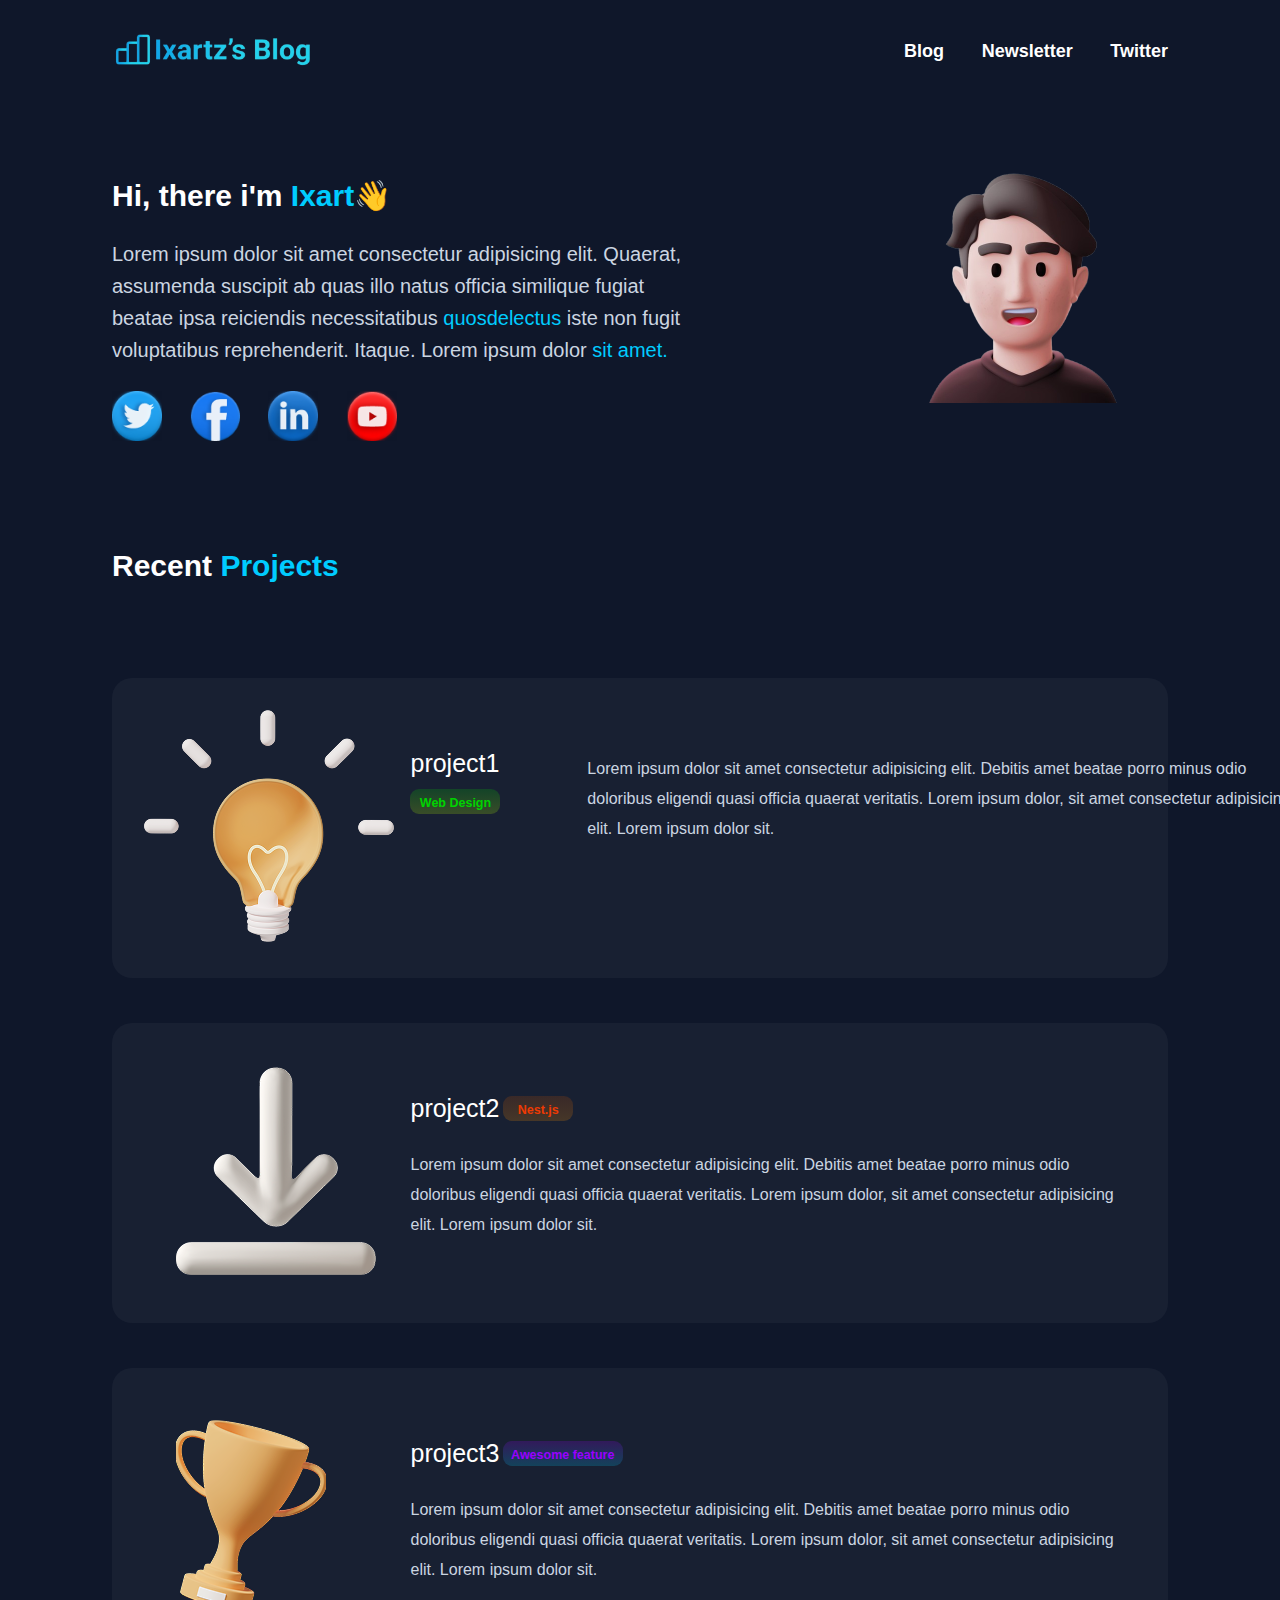
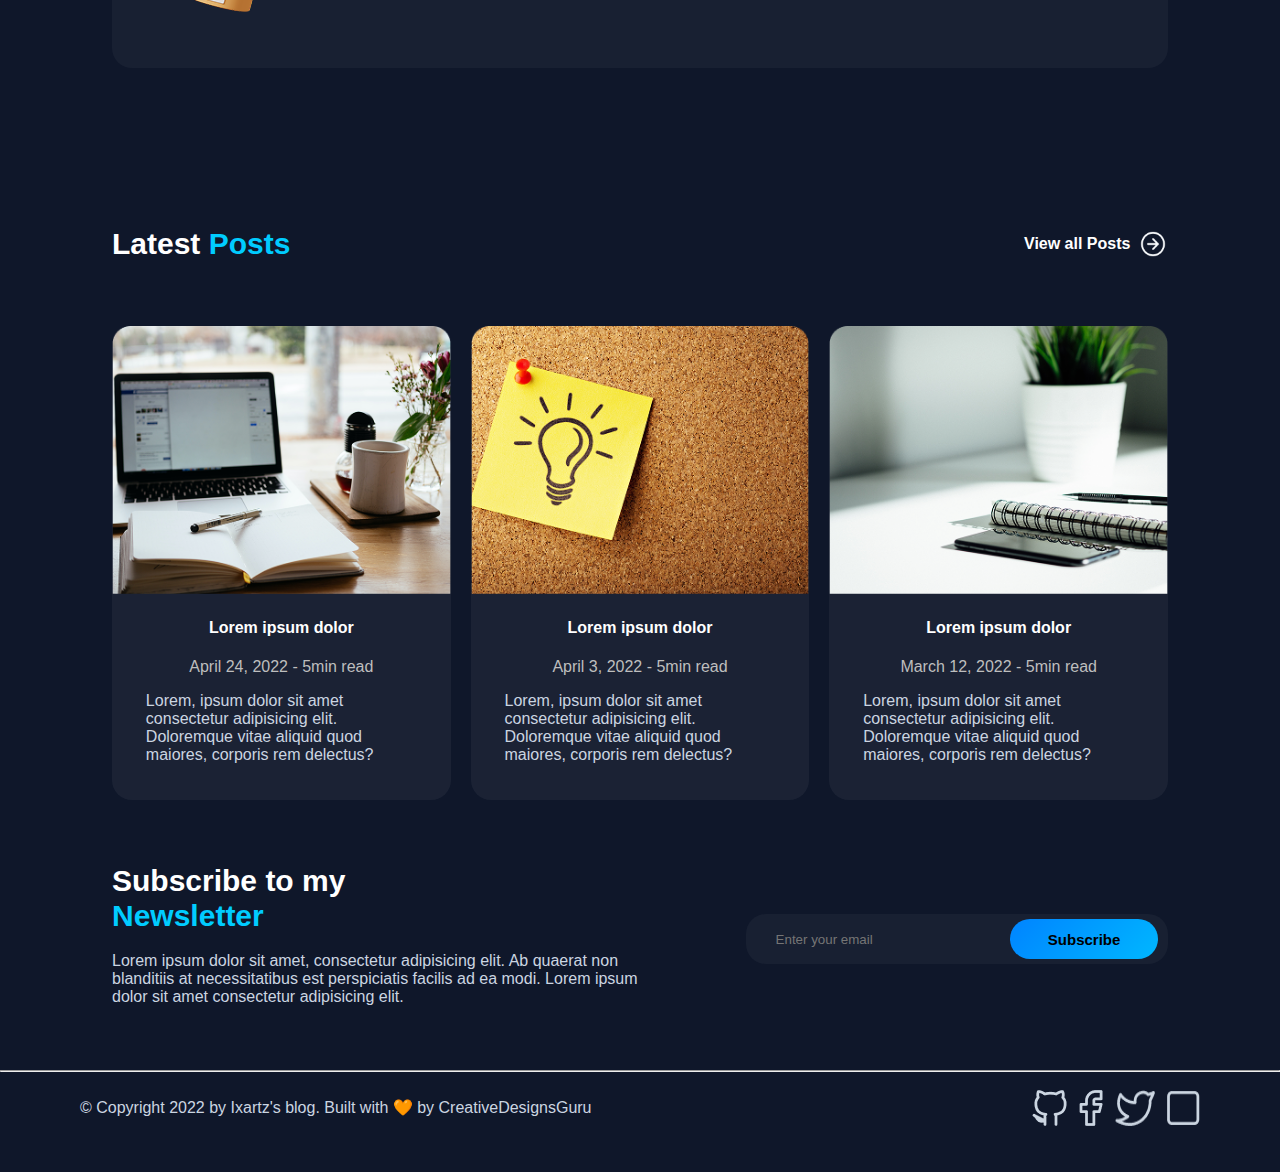
<file: index.html>
<!DOCTYPE html>
<html lang="en">
<head>
    <meta charset="UTF-8">
    <meta name="viewport" content="width=device-width, initial-scale=1.0">
    <title>Blog App</title>
    <link rel="stylesheet" href="./homestyle.css">
    <link rel="preconnect" href="https://fonts.googleapis.com">
    <link rel="preconnect" href="https://fonts.gstatic.com" crossorigin>
    <link href="https://fonts.googleapis.com/css2?family=Roboto:ital,wght@0,100..900;1,100..900&display=swap"           rel="stylesheet">
</head>
<body>
    <div class="overall-body">
        <header>
            <nav class="navbar-container">
                <div class="Image-container">
                    <a href="./index.html">
                        <img src="./media/logo.png" class="logo" alt="Blog logo">
                    </a>
                </div>
                <ul>
                    <li><a href="./blog.html">Blog</a></li>
                    <li><a href="./newsletter.html">Newsletter</a></li>
                    <li><a href="./twitter.html">Twitter</a></li>
                </ul>
            </nav>
        </header>
        <section>
            <div class="container">
                <div class="container-1">
                    <div class="content-container">
                        <div class="text">
                            <h2>Hi, there i'm <span class="Ixart">Ixart</span>👋</h2>
                            <p>
                                Lorem ipsum dolor sit amet consectetur adipisicing elit. Quaerat, assumenda suscipit ab quas illo natus officia similique fugiat beatae ipsa reiciendis necessitatibus <span class="quosdelectus"> quosdelectus</span> iste non fugit voluptatibus reprehenderit. Itaque. Lorem ipsum dolor <span class="sit-amet">sit amet.</span>
                            </p>
                        </div>
                        <div class="icon-container">
                            <div class="icon i1">
                                <img src="./media/Twitter copy.png" alt="Twitter" class="icon1">
                            </div>
                            
                            <div class="icon i2">
                                <img src="./media/facebook copy.png" alt="facebook" class="icon2">
                            </div>
                            
                            <div class="icon i3">
                                <img src="./media/linkedin copy.png" alt="linkedin" class="icon3">
                            </div>
                            
                            <div class="icon i4">
                                <img src="./media/Youtube copy.png" alt="Youtube" class="icon4">
                            </div>
                        </div>
                    </div>
                    <div class="Image-container2">
                        <img src="./media/Blog-pics.png" class="mockup" alt="Blog-pics">
                    </div>
                </div>
            </div>
            
            <main>
                <div class="recent-project-container">
                    <div >
                        <h2>Recent <span class="Projects">Projects</span></h2>
                    </div>
                    
                    <div class="non-h2-part">
                        
                        <div class="project-1">
                            <div class="project1-img">
                                <img src="./media/3D-illustrations-gabriel-pinheiro.com.png" class="project1-img" alt="project1-img">
                            </div>
                            
                            <div class="project1-content">
                                
                                <div class="button-project-heading">
                                    <h3>project1</h3>
                                    <button><small>Web Design</small></button>
                                </div>
                                
                                <div class="paragraph-content">
                                    <p>
                                        Lorem ipsum dolor sit amet consectetur adipisicing elit. Debitis amet beatae porro minus odio doloribus eligendi quasi officia quaerat veritatis. Lorem ipsum dolor, sit amet consectetur adipisicing elit. Lorem ipsum dolor sit.
                                    </p>
                                </div>
                            </div>
                        </div>
                        
                        <div class="project-2">
                            <div class="project2-img">
                                <img src="./media/3D-illustrations-gabriel-pinheiro.com (1).png" class="post2-img" alt="project2-img">
                            </div>
                            
                            <div class="project2-content">
                                
                                <div class="button-project-heading2">
                                    <h3>project2</h3>
                                    <button><small>Nest.js</small></button>
                                </div>
                                
                                <div class="paragraph-content2">
                                    <p>
                                        Lorem ipsum dolor sit amet consectetur adipisicing elit. Debitis amet beatae porro minus odio doloribus eligendi quasi officia quaerat veritatis. Lorem ipsum dolor, sit amet consectetur adipisicing elit. Lorem ipsum dolor sit.
                                    </p>
                                </div>
                            </div>
                        </div>
                        
                        <div class="project-3">
                            <div class="project3-img">
                                <img src="./media/Awesome feature.png" class="project3-img" alt="project3-img">
                            </div>
                            
                            <div class="project3-content">
                                
                                <div class="button-project-heading3">
                                    <h3>project3</h3>
                                    <button><small>Awesome feature</small></button>
                                </div>
                                
                                <div class="paragraph-content3">
                                    <p>
                                        Lorem ipsum dolor sit amet consectetur adipisicing elit. Debitis amet beatae porro minus odio doloribus eligendi quasi officia quaerat veritatis. Lorem ipsum dolor, sit amet consectetur adipisicing elit. Lorem ipsum dolor sit.
                                    </p>
                                </div>
                            </div>
                        </div>
                    </div>
                </div>
            </main>

            <main>
                <div class="latest-posts">
                    <div class="latest-posts-header">
                        <div>
                            <h2>Latest <span class="Posts">Posts</span></h2>
                        </div>
                        <div class="view-all">
                            <a href="./blog.html" class="a">
                                <p>View all Posts</p>
                                <img src="./media/Frame.png" alt="view all post">
                            </a>
                        </div>
                    </div>
                    
                    <div class="all-post">
                        <a href="./post1.html">
                            <div class="post1">
                                <div class="post1-img">
                                    <img src="./media/Notifications_Outline 1.png" class="post1-img" alt="post1-img">
                                </div>
                                <div class="post1-content">
                                    <h4>Lorem ipsum dolor</h4>
                                    <time datetime="">April 24, 2022 - 5min read</time>
                                    <p>Lorem, ipsum dolor sit amet consectetur adipisicing elit. Doloremque vitae aliquid quod maiores, corporis rem delectus?</p>
                                </div>
                            </div>
                        </a>
                        <a href="./post2.html">
                            <div class="post2">
                                <div class="post2-img">
                                    <img src="./media/Data processing _Outline 1.png" class="post2-img" alt="post2-img">
                                </div>
                                <div class="post2-content">
                                    <h4>Lorem ipsum dolor</h4>
                                    <time datetime="">April 3, 2022 - 5min read</time>
                                    <p>Lorem, ipsum dolor sit amet consectetur adipisicing elit. Doloremque vitae aliquid quod maiores, corporis rem delectus?</p>
                                </div>
                            </div>
                        </a>
                        <a href="./post3.html">
                            <div class="post3">
                                <div class="post3-img">
                                    <img src="./media/Startup_Outline-2 1.png" class="post3-img" alt="post3-img">
                                </div>
                                <div class="post3-content">
                                    <h4>Lorem ipsum dolor</h4>
                                    <time datetime="">March 12, 2022 - 5min read</time>
                                    <p>Lorem, ipsum dolor sit amet consectetur adipisicing elit. Doloremque vitae aliquid quod maiores, corporis rem delectus?</p>
                                </div>
                            </div>
                        </a>

                    </div>
                </div>
            </main>

            <main>
                <div class="Subscribe-content">
                    <div class="Subscribe-content-header">
                        <div class="header-sub">
                            <h2>Subscribe to my </h2>
                            <span class="Newsletter"> Newsletter</span>
                            <!-- <h2 class="Newsletter"> Newsletter</h2> -->
                        </div>
                        <p>
                            Lorem ipsum dolor sit amet, consectetur adipisicing elit. Ab quaerat non blanditiis at necessitatibus est perspiciatis facilis ad ea modi. Lorem ipsum dolor sit amet consectetur adipisicing elit.
                        </p>
                    </div>
                    <div class="input-container">
                        <input type="email" placeholder="Enter your email">
                        <a href="./subscibe.html">
                            <button class="button">Subscribe</button>
                        </a>
                    </div>
                </div>
                
            </main>
        </section>
    </div>
    <hr>
    
    <footer>
        <div class="footer-body">
            <div class="footer-content">
                <p>&copy; Copyright 2022 by Ixartz's blog. Built with 🧡 by CreativeDesignsGuru</p>
            </div>
            <div class="footer-icon">
                <img src="./media/Vector (2).png" alt="cat icon">
                <img src="./media/Vector (3).png" alt="facebook icon">
                <img src="./media/Vector (4).png" alt="Twitter icon">
                <img src="./media/Vector (5).png" alt="linkedin icon">
            </div>
        </div>
    </footer>
    
</body>
</html>
</file>
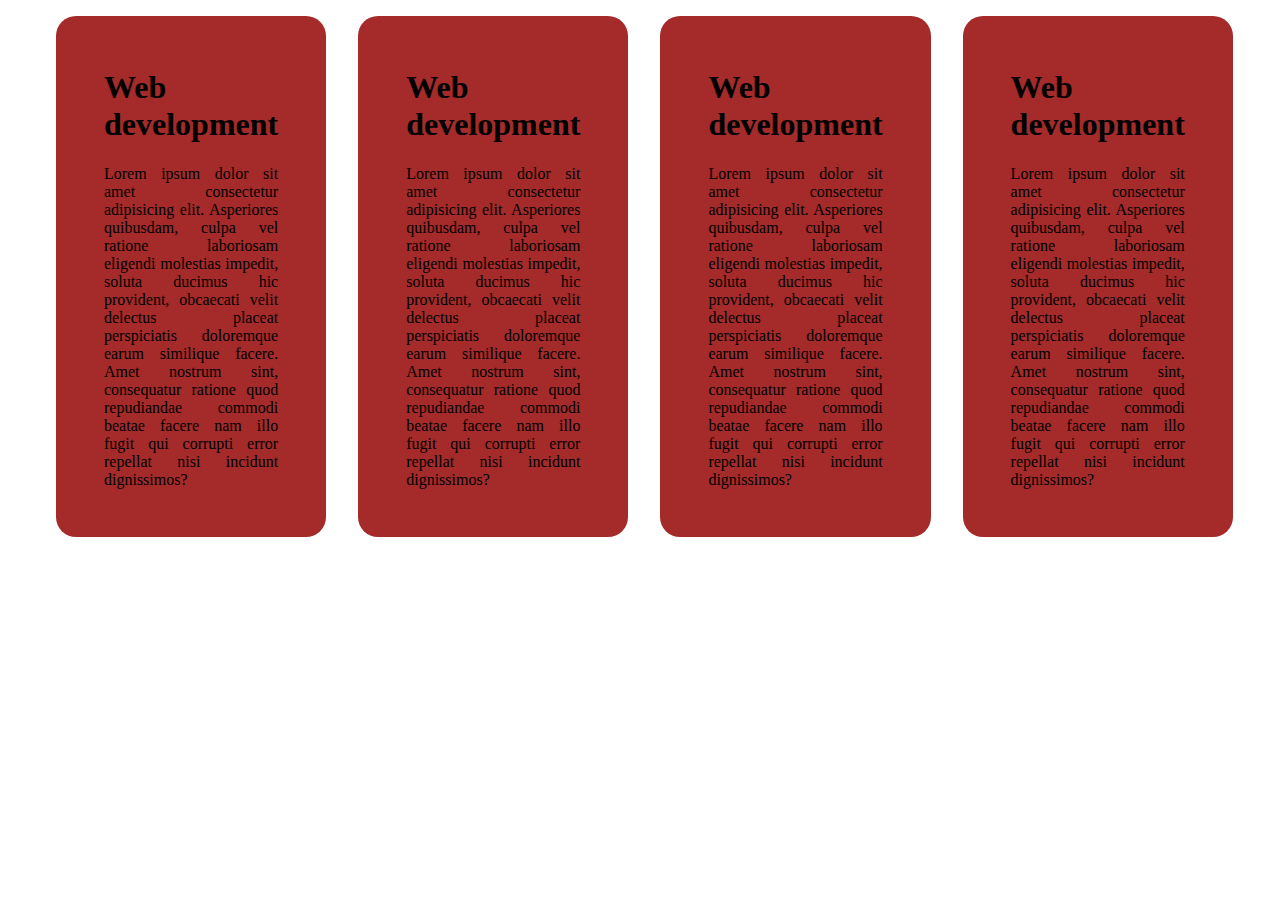
<file: animation.html>
<!DOCTYPE html>
<html lang="en">
<head>
    <meta charset="UTF-8">
    <meta name="viewport" content="width=device-width, initial-scale=1.0">
    <link rel="stylesheet" href="./animation.css">
    <title>Document</title>
</head>
<body>
    <div class="boxes">
        <div class="box-1">
            <h1>Web development</h1>
            <p>
                Lorem ipsum dolor sit amet consectetur adipisicing elit. Asperiores quibusdam, culpa vel ratione laboriosam eligendi molestias impedit, soluta ducimus hic provident, obcaecati velit delectus placeat perspiciatis doloremque earum similique facere. Amet nostrum sint, consequatur ratione quod repudiandae commodi beatae facere nam illo fugit qui corrupti error repellat nisi incidunt dignissimos?
            </p>
        </div>
        <div class="box-2">
            <h1>Web development</h1>
            <p>
                Lorem ipsum dolor sit amet consectetur adipisicing elit. Asperiores quibusdam, culpa vel ratione laboriosam eligendi molestias impedit, soluta ducimus hic provident, obcaecati velit delectus placeat perspiciatis doloremque earum similique facere. Amet nostrum sint, consequatur ratione quod repudiandae commodi beatae facere nam illo fugit qui corrupti error repellat nisi incidunt dignissimos?
            </p>
        </div>
        <div class="box-3">
            <h1>Web development</h1>
            <p>
                Lorem ipsum dolor sit amet consectetur adipisicing elit. Asperiores quibusdam, culpa vel ratione laboriosam eligendi molestias impedit, soluta ducimus hic provident, obcaecati velit delectus placeat perspiciatis doloremque earum similique facere. Amet nostrum sint, consequatur ratione quod repudiandae commodi beatae facere nam illo fugit qui corrupti error repellat nisi incidunt dignissimos?
            </p>
        </div>
        <div class="box-4">
            <h1>Web development</h1>
            <p>
                Lorem ipsum dolor sit amet consectetur adipisicing elit. Asperiores quibusdam, culpa vel ratione laboriosam eligendi molestias impedit, soluta ducimus hic provident, obcaecati velit delectus placeat perspiciatis doloremque earum similique facere. Amet nostrum sint, consequatur ratione quod repudiandae commodi beatae facere nam illo fugit qui corrupti error repellat nisi incidunt dignissimos?
            </p>
        </div>
    </div>
    <!-- <div class="anime"></div>
    <div class="transit"></div>
    <div class="transform"></div> -->
</body>
</html>
</file>
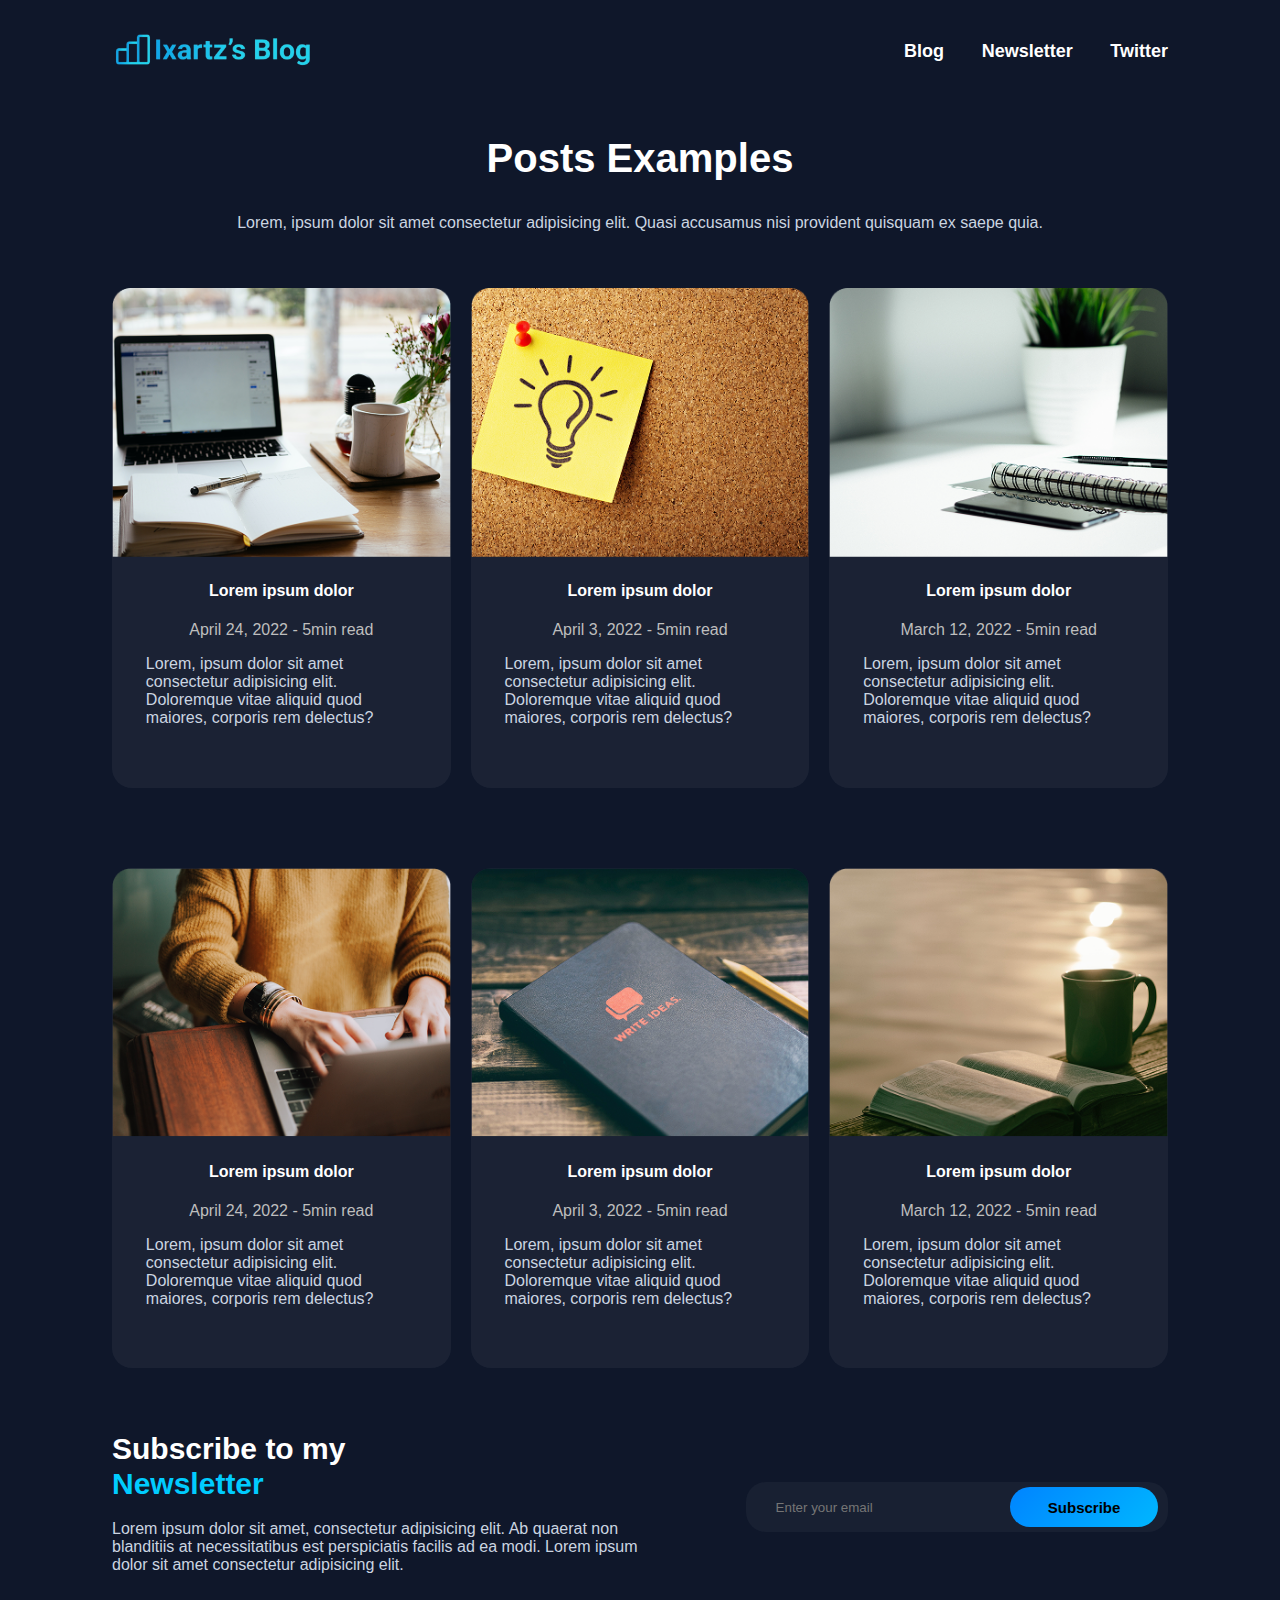
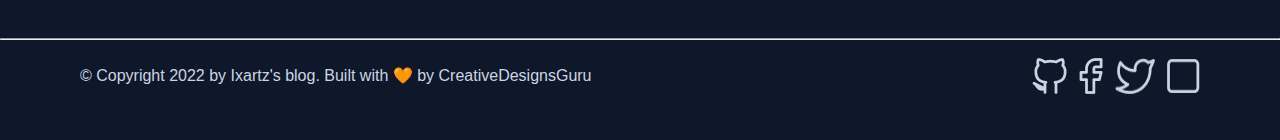
<file: blog.html>
<!DOCTYPE html>
<html lang="en">
<head>
    <meta charset="UTF-8">
    <meta name="viewport" content="width=device-width, initial-scale=1.0">
    <link rel="stylesheet" href="./blog.css">
    <title>Blog</title>
</head>
<body>
    <div class="overall-body">
        <header>
            <nav class="navbar-container">
                <div class="Image-container">
                    <a href="./index.html">
                        <img src="./media/logo.png" class="logo" alt="Blog logo">
                    </a>
                </div>
                <ul>
                    <li><a href="./blog.html">Blog</a></li>
                    <li><a href="./newsletter.html">Newsletter</a></li>
                    <li><a href="./twitter.html">Twitter</a></li>
                </ul>
            </nav>
        </header>
        <section>
                     
            <main>
                <div class="posts-examples">
                    <div class="posts-examples-content">
                        <div class="posts-examples-content1">
                            <h2>Posts Examples</h2>
                            <p>
                                Lorem, ipsum dolor sit amet consectetur adipisicing elit. Quasi accusamus nisi provident quisquam ex saepe quia.
                            </p>
                        </div>
                        
                    </div>
                    <div class="all-post">
                        
                        <div class="all-post1">
                            <a href="./post1.html">
                                <div class="post1">
                                    <div class="post1-img">
                                        <img src="./media/Notifications_Outline 1.png" class="post1-img" alt="post1-img">
                                    </div>
                                    <div class="post1-content">
                                        <h4>Lorem ipsum dolor</h4>
                                        <time datetime="">April 24, 2022 - 5min read</time>
                                        <p>Lorem, ipsum dolor sit amet consectetur adipisicing elit. Doloremque vitae aliquid quod maiores, corporis rem delectus?</p>
                                    </div>
                                </div>
                            </a>
                            <a href="./post2.html">
                                <div class="post2">
                                    <div class="post2-img">
                                        <img src="./media/Data processing _Outline 1.png" class="post2-img" alt="post2-img">
                                    </div>
                                    <div class="post2-content">
                                        <h4>Lorem ipsum dolor</h4>
                                        <time datetime="">April 3, 2022 - 5min read</time>
                                        <p>Lorem, ipsum dolor sit amet consectetur adipisicing elit. Doloremque vitae aliquid quod maiores, corporis rem delectus?</p>
                                    </div>
                                </div>
                            </a>
                            <a href="./post3.html">
                                <div class="post3">
                                    <div class="post3-img">
                                        <img src="./media/Startup_Outline-2 1.png" class="post3-img" alt="post3-img">
                                    </div>
                                    <div class="post3-content">
                                        <h4>Lorem ipsum dolor</h4>
                                        <time datetime="">March 12, 2022 - 5min read</time>
                                        <p>Lorem, ipsum dolor sit amet consectetur adipisicing elit. Doloremque vitae aliquid quod maiores, corporis rem delectus?</p>
                                    </div>
                                </div>
                            </a>
                        </div>
                    
                        <div class="all-post2">
                            <a href="./post4.html">
                                <div class="post4">
                                    <div class="post4-img">
                                        <img src="./media/Notifications_Outline 1 (2).png" class="post4-img" alt="post4-img">
                                    </div>
                                    <div class="post4-content">
                                        <h4>Lorem ipsum dolor</h4>
                                        <time datetime="">April 24, 2022 - 5min read</time>
                                        <p>Lorem, ipsum dolor sit amet consectetur adipisicing elit. Doloremque vitae aliquid quod maiores, corporis rem delectus?</p>
                                    </div>
                                </div>
                            </a>
                            <a href="./post5.html">
                                <div class="post5">
                                    <div class="post5-img">
                                        <img src="./media/Data processing _Outline 1 (1).png" class="post5-img" alt="post5-img">
                                    </div>
                                    <div class="post5-content">
                                        <h4>Lorem ipsum dolor</h4>
                                        <time datetime="">April 3, 2022 - 5min read</time>
                                        <p>Lorem, ipsum dolor sit amet consectetur adipisicing elit. Doloremque vitae aliquid quod maiores, corporis rem delectus?</p>
                                    </div>
                                </div>
                            </a>
                            <a href="./post6.html">
                                <div class="post6">
                                    <div class="post6-img">
                                        <img src="./media/Startup_Outline-2 1 (2).png" class="post6-img" alt="post6-img">
                                    </div>
                                    <div class="post6-content">
                                        <h4>Lorem ipsum dolor</h4>
                                        <time datetime="">March 12, 2022 - 5min read</time>
                                        <p>Lorem, ipsum dolor sit amet consectetur adipisicing elit. Doloremque vitae aliquid quod maiores, corporis rem delectus?</p>
                                    </div>
                                </div>
                            </a>    
                        </div>

                    </div>
                </div>
            </main>

            <main>
                <div class="Subscribe-content">
                    <div class="Subscribe-content-header">
                        <div class="header-sub">
                            <h2>Subscribe to my </h2>
                            <span class="Newsletter"> Newsletter</span>
                            <!-- <h2 class="Newsletter"> Newsletter</h2> -->
                        </div>
                        <p>
                            Lorem ipsum dolor sit amet, consectetur adipisicing elit. Ab quaerat non blanditiis at necessitatibus est perspiciatis facilis ad ea modi. Lorem ipsum dolor sit amet consectetur adipisicing elit.
                        </p>
                    </div>
                    <div class="input-container">
                        <input type="email" placeholder="Enter your email">
                        <a href="./subscibe.html">
                            <button class="button">Subscribe</button>
                        </a>
                    </div>
                </div>
                
            </main>
        </section>
    </div>
    <hr>
    
    <footer>
        <div class="footer-body">
            <div class="footer-content">
                <p>&copy; Copyright 2022 by Ixartz's blog. Built with 🧡 by CreativeDesignsGuru</p>
            </div>
            <div class="footer-icon">
                <img src="./media/Vector (2).png" alt="cat icon">
                <img src="./media/Vector (3).png" alt="facebook icon">
                <img src="./media/Vector (4).png" alt="Twitter icon">
                <img src="./media/Vector (5).png" alt="linkedin icon">
            </div>
        </div>
    </footer>
    
</body>
</html>
</file>
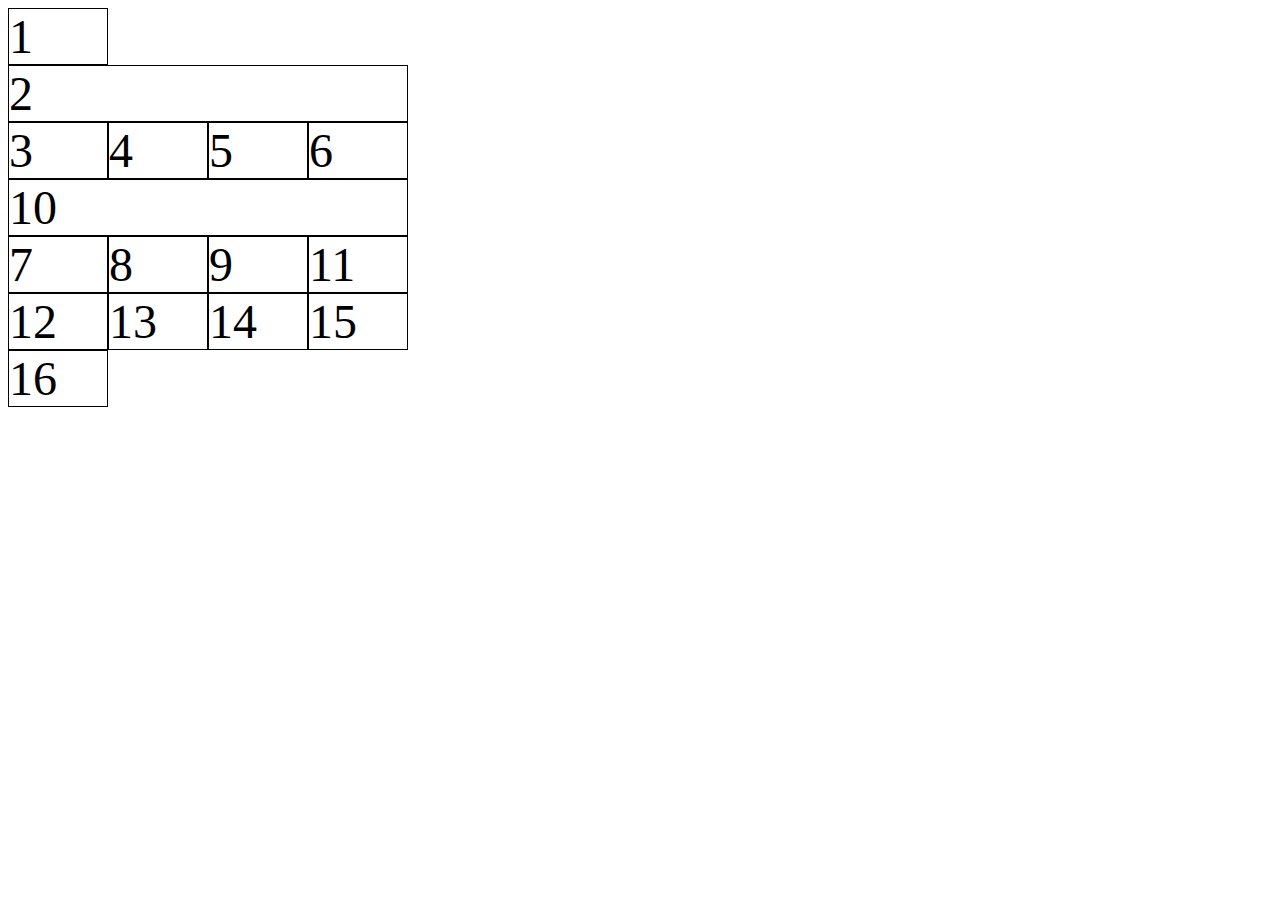
<file: grid.html>
<!DOCTYPE html>
<html lang="en">
<head>
    <meta charset="UTF-8">
    <meta name="viewport" content="width=device-width, initial-scale=1.0">
    <link rel="stylesheet" href="./gridstyle.css">
    <title>CSS GRID LAYOUT</title>
</head>
<body>
    <div class="grid-container">
        <div class="grid-item1">1</div>
        <div class="grid-item2">2</div>
        <div class="grid-item3">3</div>
        <div class="grid-item4">4</div>
        <div class="grid-item5">5</div>
        <div class="grid-item6">6</div>
        <div class="grid-item7">7</div>
        <div class="grid-item8">8</div>
        <div class="grid-item9">9</div>
        <div class="grid-item10">10</div>
        <div class="grid-item11">11</div>
        <div class="grid-item12">12</div>
        <div class="grid-item13">13</div>
        <div class="grid-item14">14</div>
        <div class="grid-item15">15</div>
        <div class="grid-item16">16</div>
    </div>
</body>
</html>
</file>
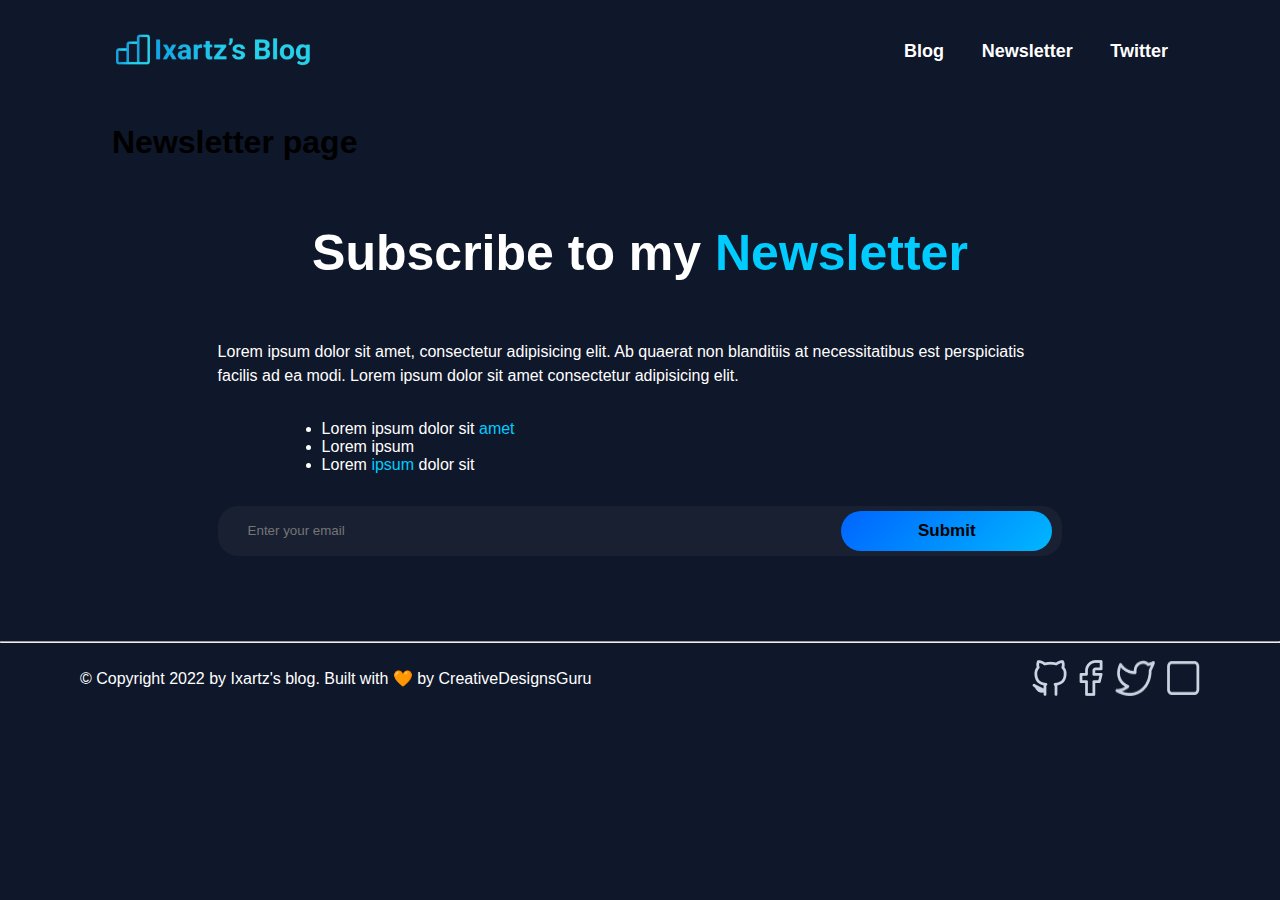
<file: newsletter.html>
<!DOCTYPE html>
<html lang="en">
<head>
    <meta charset="UTF-8">
    <meta name="viewport" content="width=device-width, initial-scale=1.0" />
    <link rel="stylesheet" href="./subscribe.css" />
    <title>Blog</title>
</head>
<body>
    <div class="overall-body">
        <header>
            <nav class="navbar-containers">
                <div class="Image-container">
                    <a href="./index.html">
                        <img src="./media/logo.png" class="logo" alt="Blog logo">
                    </a>
                </div>
                <ul class="header-nav">
                    <li class="li"><a href="./blog.html" class="a">Blog</a></li>
                    <li class="li"><a href="./newsletter.html" class="a">Newsletter</a></li>
                    <li class="li"><a href="./twitter.html" class="a">Twitter</a></li>
                </ul>
            </nav>
        </header>
        <section>
            <main>
                <h1>Newsletter page</h1>
                <div class="Subscribe-content">
                    <div class="Subscribe-content-header">
                        <h2>Subscribe to my <span class="Newsletter">Newsletter</span></h2>
                        <div>
                            <p>
                                Lorem ipsum dolor sit amet, consectetur adipisicing elit. Ab quaerat non blanditiis at necessitatibus est perspiciatis facilis ad ea modi. Lorem ipsum dolor sit amet consectetur adipisicing elit.
                            </p>
                            <ul>
                                <li>Lorem ipsum dolor sit <span class="amet">amet</span></li>
                                <li>Lorem ipsum</li>
                                <li>Lorem <span class="ipsum">ipsum</span> dolor sit</li>
                            </ul>
                        </div>
                    </div>
                    <div class="input-container">
                        <input type="email" placeholder="Enter your email">
                        <a href="./subscibe.html">
                            <button class="button">Submit</button>
                        </a>
                    </div>
                </div>
                
            </main>
        </section>
    </div>
    <hr>
    
    <footer>
        <div class="footer-body">
            <div class="footer-content">
                <p>&copy; Copyright 2022 by Ixartz's blog. Built with 🧡 by CreativeDesignsGuru</p>
            </div>
            <div class="footer-icon">
                <img src="./media/Vector (2).png" alt="cat icon">
                <img src="./media/Vector (3).png" alt="facebook icon">
                <img src="./media/Vector (4).png" alt="Twitter icon">
                <img src="./media/Vector (5).png" alt="linkedin icon">
            </div>
        </div>
    </footer>
    
</body>
</html>
</file>
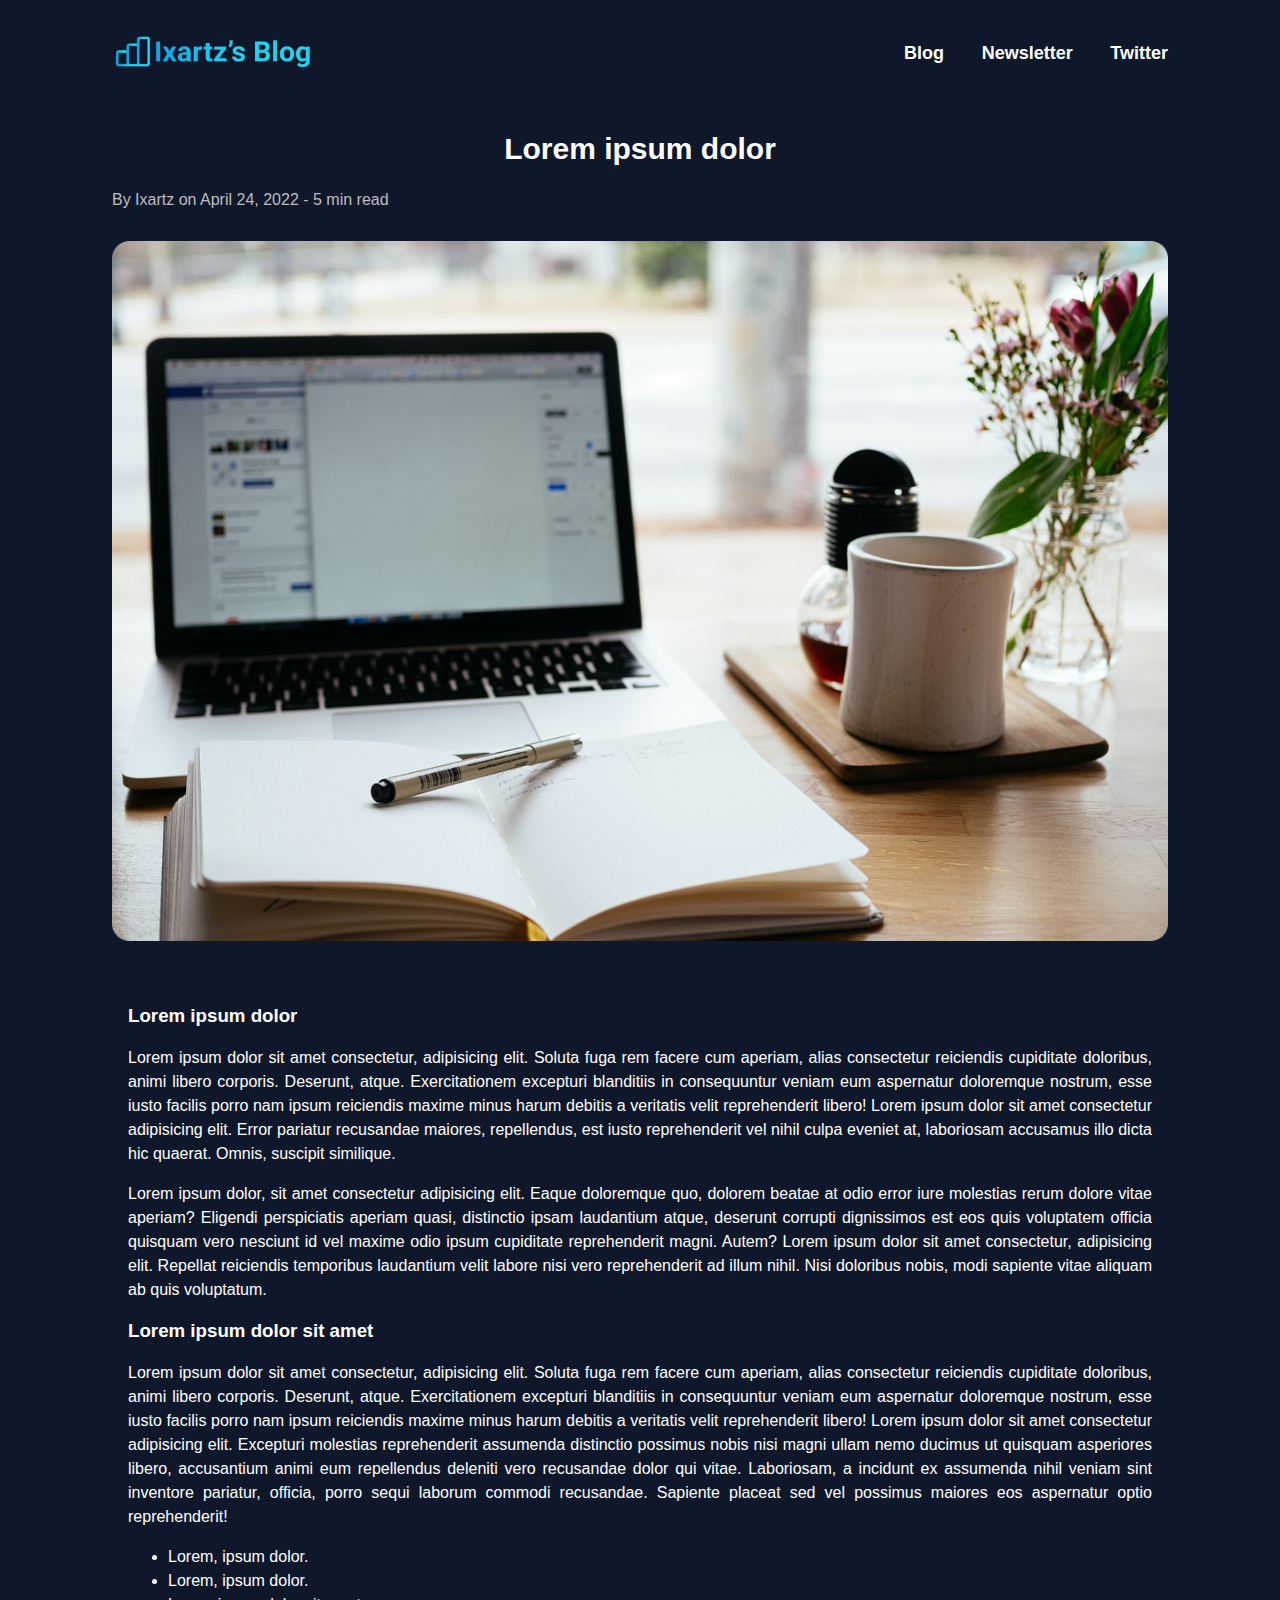
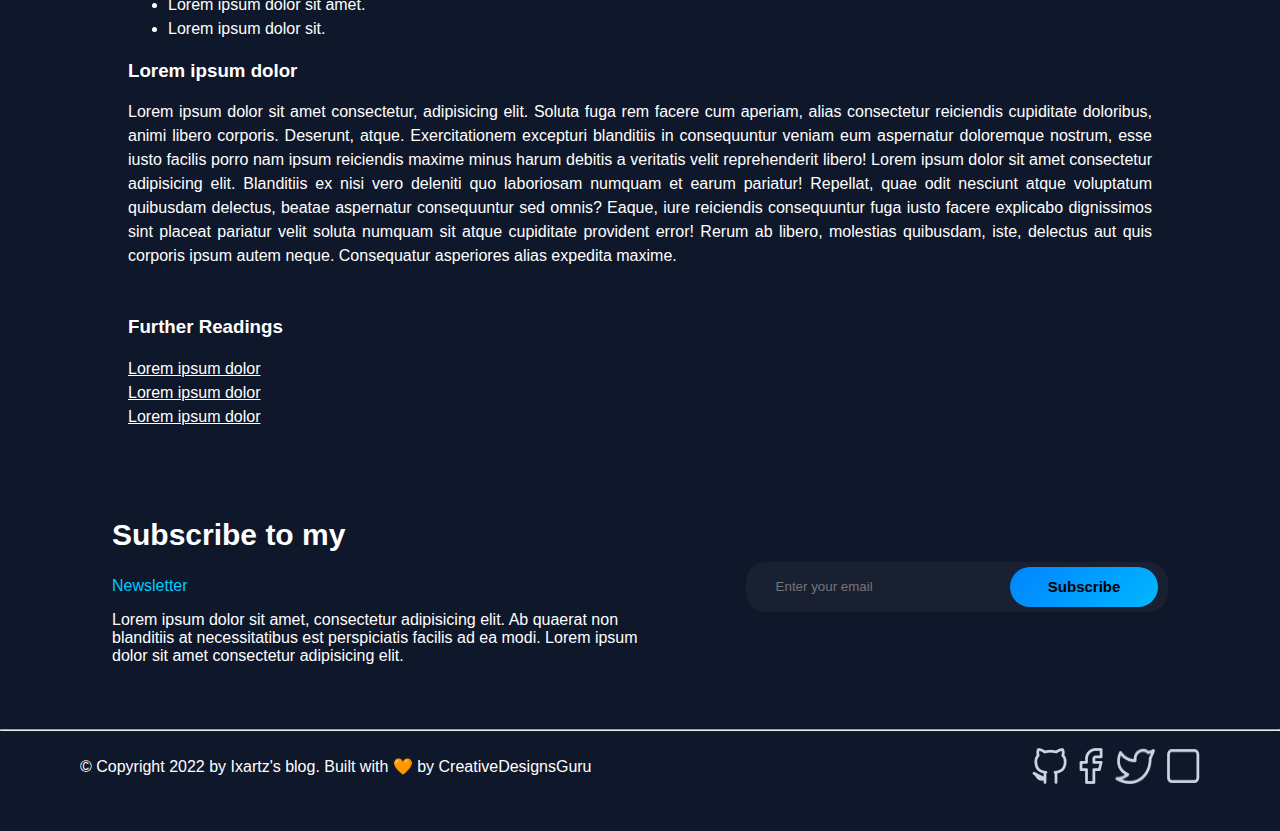
<file: post1.html>
<!DOCTYPE html>
<html lang="en">
<head>
    <meta charset="UTF-8">
    <meta name="viewport" content="width=device-width, initial-scale=1.0">
    <link rel="stylesheet" href="./post1.css">
    <title>Blog</title>
</head>
<body>
    <div class="overall-body">
        <header>
            <nav class="navbar-container">
                <div class="Image-container">
                    <a href="./index.html">
                        <img src="./media/logo.png" class="logo" alt="Blog logo">
                    </a>
                </div>
                <ul class="header-nav">
                    <li><a href="./blog.html">Blog</a></li>
                    <li><a href="./newsletter.html">Newsletter</a></li>
                    <li><a href="./twitter.html">Twitter</a></li>
                </ul>
            </nav>
        </header>
        <section>
            <main>
                <div class="post-header">
                    <h2 class="h2">Lorem ipsum dolor</h2>
                </div>
                <div class="time">
                    <p><time datetime="2022-03-24">By Ixartz on April 24, 2022 - 5 min read</time></p>
                </div>
                <div class="img-container">
                    <img src="./media/Frame 114.png" class="img-container" alt="img-container">
                </div>
            </main>
            <main>
                <div class="content">
                    <h3>Lorem ipsum dolor</h3>
                    <p>
                        Lorem ipsum dolor sit amet consectetur, adipisicing elit. Soluta fuga rem facere cum aperiam, alias consectetur reiciendis cupiditate doloribus, animi libero corporis. Deserunt, atque. Exercitationem excepturi blanditiis in consequuntur veniam eum aspernatur doloremque nostrum, esse iusto facilis porro nam ipsum reiciendis maxime minus harum debitis a veritatis velit reprehenderit libero! Lorem ipsum dolor sit amet consectetur adipisicing elit. Error pariatur recusandae maiores, repellendus, est iusto reprehenderit vel nihil culpa eveniet at, laboriosam accusamus illo dicta hic quaerat. Omnis, suscipit similique.
                    </p>
                    <p>
                        Lorem ipsum dolor, sit amet consectetur adipisicing elit. Eaque doloremque quo, dolorem beatae at odio error iure molestias rerum dolore vitae aperiam? Eligendi perspiciatis aperiam quasi, distinctio ipsam laudantium atque, deserunt corrupti dignissimos est eos quis voluptatem officia quisquam vero nesciunt id vel maxime odio ipsum cupiditate reprehenderit magni. Autem? Lorem ipsum dolor sit amet consectetur, adipisicing elit. Repellat reiciendis temporibus laudantium velit labore nisi vero reprehenderit ad illum nihil. Nisi doloribus nobis, modi sapiente vitae aliquam ab quis voluptatum.
                    </p>
                    <h3>Lorem ipsum dolor sit amet</h3>
                    <p>
                        Lorem ipsum dolor sit amet consectetur, adipisicing elit. Soluta fuga rem facere cum aperiam, alias consectetur reiciendis cupiditate doloribus, animi libero corporis. Deserunt, atque. Exercitationem excepturi blanditiis in consequuntur veniam eum aspernatur doloremque nostrum, esse iusto facilis porro nam ipsum reiciendis maxime minus harum debitis a veritatis velit reprehenderit libero! Lorem ipsum dolor sit amet consectetur adipisicing elit. Excepturi molestias reprehenderit assumenda distinctio possimus nobis nisi magni ullam nemo ducimus ut quisquam asperiores libero, accusantium animi eum repellendus deleniti vero recusandae dolor qui vitae. Laboriosam, a incidunt ex assumenda nihil veniam sint inventore pariatur, officia, porro sequi laborum commodi recusandae. Sapiente placeat sed vel possimus maiores eos aspernatur optio reprehenderit!
                    </p>
                    
                    <ul>
                        <li>Lorem, ipsum dolor.</li>
                        <li>Lorem, ipsum dolor.</li>
                        <li>Lorem ipsum dolor sit amet.</li>
                        <li>Lorem ipsum dolor sit.</li>
                    </ul>
                    
                    <h3>Lorem ipsum dolor</h3>
                    <p>
                        Lorem ipsum dolor sit amet consectetur, adipisicing elit. Soluta fuga rem facere cum aperiam, alias consectetur reiciendis cupiditate doloribus, animi libero corporis. Deserunt, atque. Exercitationem excepturi blanditiis in consequuntur veniam eum aspernatur doloremque nostrum, esse iusto facilis porro nam ipsum reiciendis maxime minus harum debitis a veritatis velit reprehenderit libero! Lorem ipsum dolor sit amet consectetur adipisicing elit. Blanditiis ex nisi vero deleniti quo laboriosam numquam et earum pariatur! Repellat, quae odit nesciunt atque voluptatum quibusdam delectus, beatae aspernatur consequuntur sed omnis? Eaque, iure reiciendis consequuntur fuga iusto facere explicabo dignissimos sint placeat pariatur velit soluta numquam sit atque cupiditate provident error! Rerum ab libero, molestias quibusdam, iste, delectus aut quis corporis ipsum autem neque. Consequatur asperiores alias expedita maxime.
                    </p>
                    <div class="Further-container">
                        <h3>Further Readings</h3>
                        <p>
                            Lorem ipsum dolor <br> Lorem ipsum dolor <br> Lorem ipsum dolor
                        </p>
                    </div>
                </div>
            </main>
            <main>
                <div class="Subscribe-content">
                    <div class="Subscribe-content-header">
                        <div class="header-sub">
                            <h2>Subscribe to my</h2>
                            <span class="Newsletter">Newsletter</span>
                        </div>
                        <p>
                            Lorem ipsum dolor sit amet, consectetur adipisicing elit. Ab quaerat non blanditiis at necessitatibus est perspiciatis facilis ad ea modi. Lorem ipsum dolor sit amet consectetur adipisicing elit.
                        </p>
                    </div>
                    <div class="input-container">
                        <input type="email" placeholder="Enter your email">
                        <a href="./subscibe.html">
                            <button class="button">Subscribe</button>
                        </a>
                    </div>
                </div>
                
            </main>
        </section>
    </div>
    <hr>
    
    <footer>
        <div class="footer-body">
            <div class="footer-content">
                <p>&copy; Copyright 2022 by Ixartz's blog. Built with 🧡 by CreativeDesignsGuru</p>
            </div>
            <div class="footer-icon">
                <img src="./media/Vector (2).png" alt="cat icon">
                <img src="./media/Vector (3).png" alt="facebook icon">
                <img src="./media/Vector (4).png" alt="Twitter icon">
                <img src="./media/Vector (5).png" alt="linkedin icon">
            </div>
        </div>
    </footer>
    
</body>
</html>
</file>
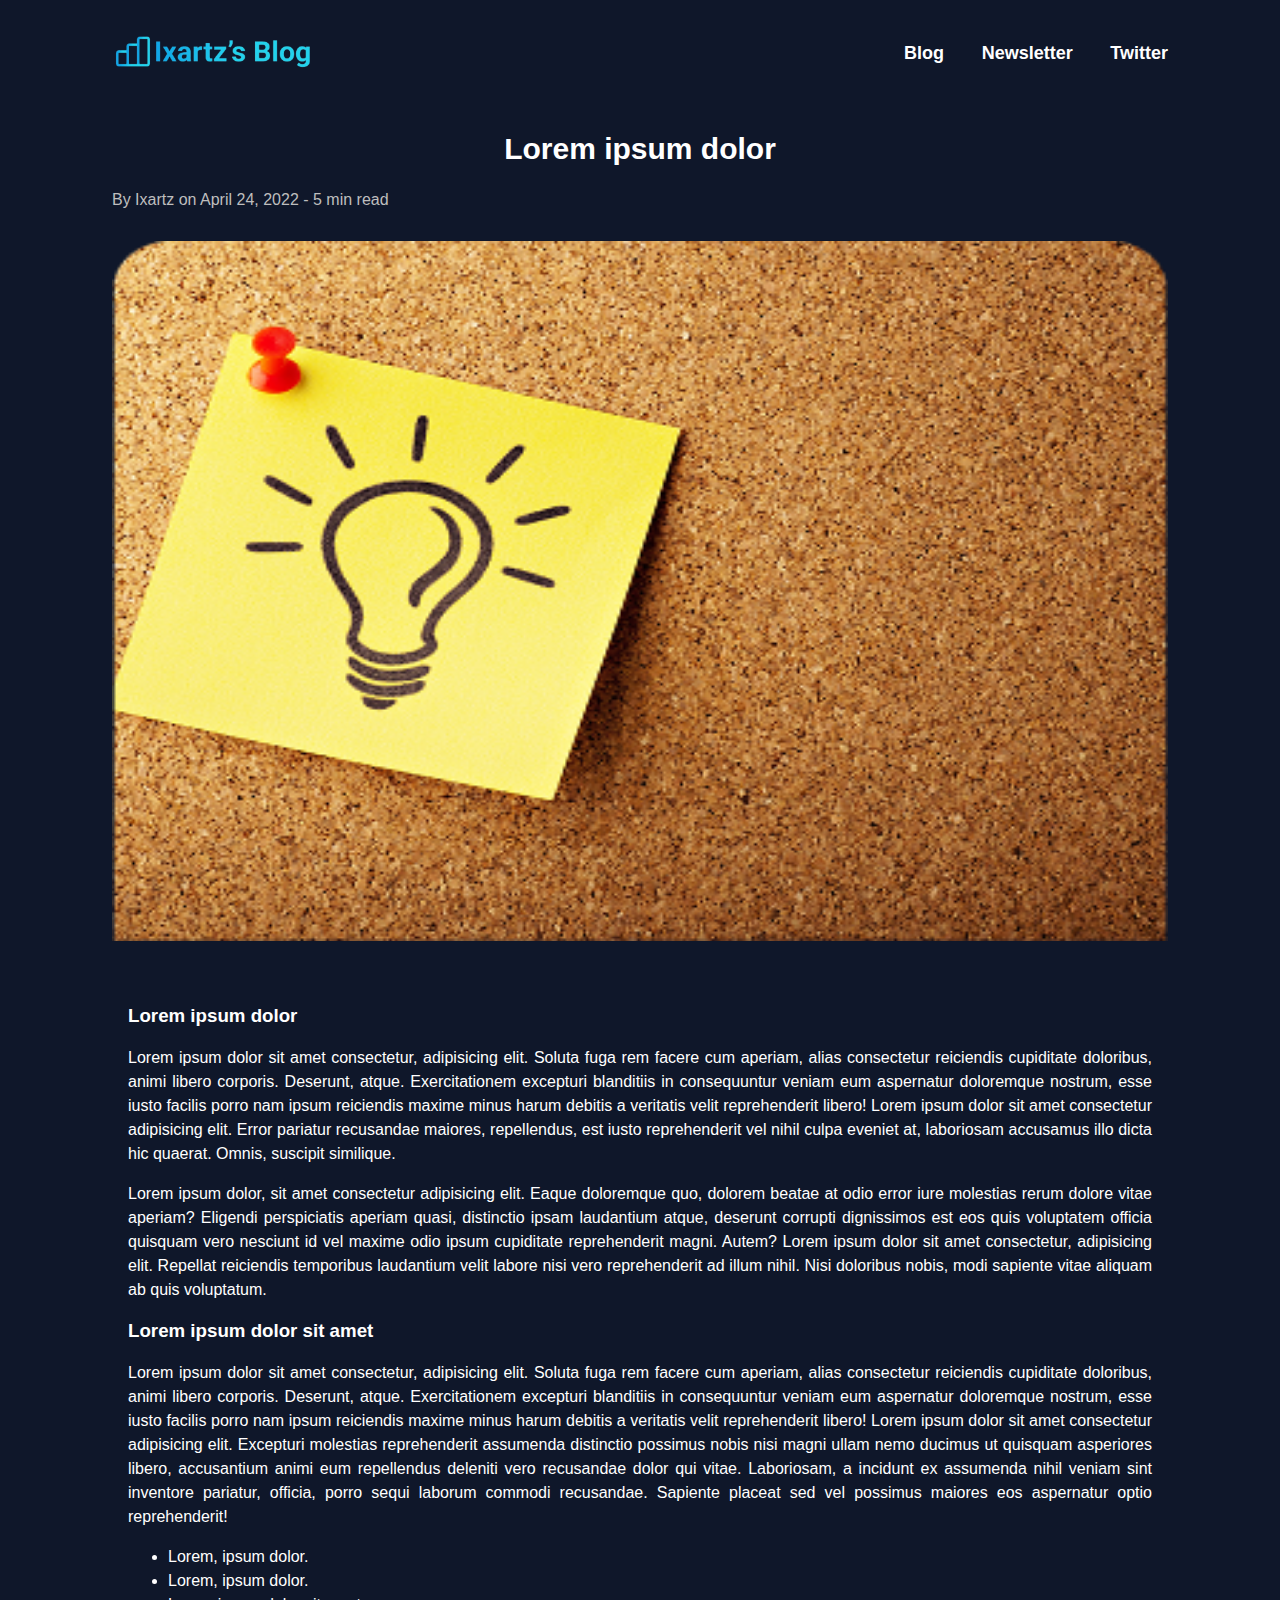
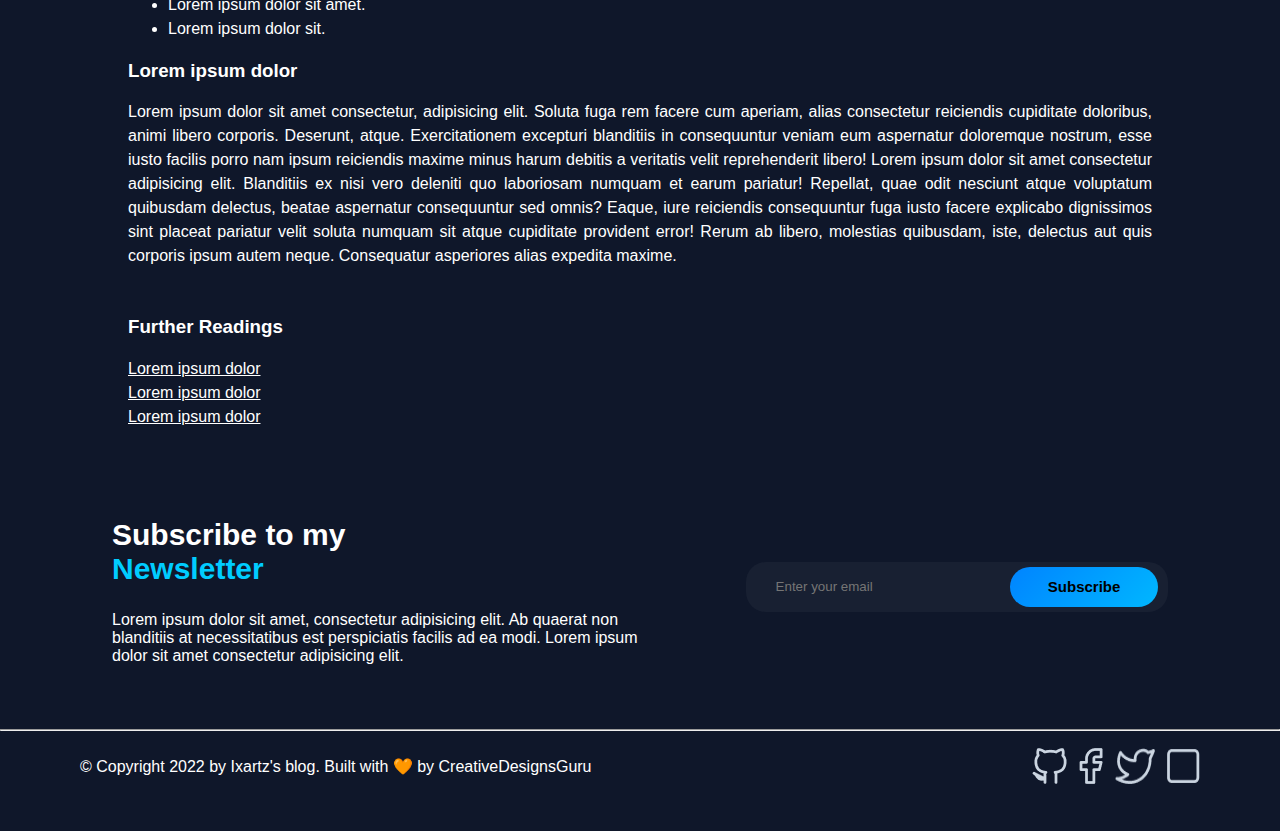
<file: post2.html>
<!DOCTYPE html>
<html lang="en">
<head>
    <meta charset="UTF-8">
    <meta name="viewport" content="width=device-width, initial-scale=1.0">
    <link rel="stylesheet" href="./post2.css">
    <title>Blog</title>
</head>
<body>
    <div class="overall-body">
        <header>
            <nav class="navbar-container">
                <div class="Image-container">
                    <a href="./index.html">
                        <img src="./media/logo.png" class="logo" alt="Blog logo">
                    </a>
                </div>
                <ul class="header-nav">
                    <li><a href="./blog.html">Blog</a></li>
                    <li><a href="./newsletter.html">Newsletter</a></li>
                    <li><a href="./twitter.html">Twitter</a></li>
                </ul>
            </nav>
        </header>
        <section>
            <main>
                <div class="post-header">
                    <h2>Lorem ipsum dolor</h2>
                </div>
                <div class="time">
                    <time datetime="2022-03-24">By Ixartz on April 24, 2022 - 5 min read</time>
                </div>
                <div class="img-container">
                    <img src="./media/Data processing _Outline 1.png" class="img-container" alt="img-container">
                </div>
            </main>
            <main>
                <div class="content">
                    <h3>Lorem ipsum dolor</h3>
                    <p>
                        Lorem ipsum dolor sit amet consectetur, adipisicing elit. Soluta fuga rem facere cum aperiam, alias consectetur reiciendis cupiditate doloribus, animi libero corporis. Deserunt, atque. Exercitationem excepturi blanditiis in consequuntur veniam eum aspernatur doloremque nostrum, esse iusto facilis porro nam ipsum reiciendis maxime minus harum debitis a veritatis velit reprehenderit libero! Lorem ipsum dolor sit amet consectetur adipisicing elit. Error pariatur recusandae maiores, repellendus, est iusto reprehenderit vel nihil culpa eveniet at, laboriosam accusamus illo dicta hic quaerat. Omnis, suscipit similique.
                    </p>
                    <p>
                        Lorem ipsum dolor, sit amet consectetur adipisicing elit. Eaque doloremque quo, dolorem beatae at odio error iure molestias rerum dolore vitae aperiam? Eligendi perspiciatis aperiam quasi, distinctio ipsam laudantium atque, deserunt corrupti dignissimos est eos quis voluptatem officia quisquam vero nesciunt id vel maxime odio ipsum cupiditate reprehenderit magni. Autem? Lorem ipsum dolor sit amet consectetur, adipisicing elit. Repellat reiciendis temporibus laudantium velit labore nisi vero reprehenderit ad illum nihil. Nisi doloribus nobis, modi sapiente vitae aliquam ab quis voluptatum.
                    </p>
                    <h3>Lorem ipsum dolor sit amet</h3>
                    <p>
                        Lorem ipsum dolor sit amet consectetur, adipisicing elit. Soluta fuga rem facere cum aperiam, alias consectetur reiciendis cupiditate doloribus, animi libero corporis. Deserunt, atque. Exercitationem excepturi blanditiis in consequuntur veniam eum aspernatur doloremque nostrum, esse iusto facilis porro nam ipsum reiciendis maxime minus harum debitis a veritatis velit reprehenderit libero! Lorem ipsum dolor sit amet consectetur adipisicing elit. Excepturi molestias reprehenderit assumenda distinctio possimus nobis nisi magni ullam nemo ducimus ut quisquam asperiores libero, accusantium animi eum repellendus deleniti vero recusandae dolor qui vitae. Laboriosam, a incidunt ex assumenda nihil veniam sint inventore pariatur, officia, porro sequi laborum commodi recusandae. Sapiente placeat sed vel possimus maiores eos aspernatur optio reprehenderit!
                    </p>
                    
                    <ul>
                        <li>Lorem, ipsum dolor.</li>
                        <li>Lorem, ipsum dolor.</li>
                        <li>Lorem ipsum dolor sit amet.</li>
                        <li>Lorem ipsum dolor sit.</li>
                    </ul>
                    
                    <h3>Lorem ipsum dolor</h3>
                    <p>
                        Lorem ipsum dolor sit amet consectetur, adipisicing elit. Soluta fuga rem facere cum aperiam, alias consectetur reiciendis cupiditate doloribus, animi libero corporis. Deserunt, atque. Exercitationem excepturi blanditiis in consequuntur veniam eum aspernatur doloremque nostrum, esse iusto facilis porro nam ipsum reiciendis maxime minus harum debitis a veritatis velit reprehenderit libero! Lorem ipsum dolor sit amet consectetur adipisicing elit. Blanditiis ex nisi vero deleniti quo laboriosam numquam et earum pariatur! Repellat, quae odit nesciunt atque voluptatum quibusdam delectus, beatae aspernatur consequuntur sed omnis? Eaque, iure reiciendis consequuntur fuga iusto facere explicabo dignissimos sint placeat pariatur velit soluta numquam sit atque cupiditate provident error! Rerum ab libero, molestias quibusdam, iste, delectus aut quis corporis ipsum autem neque. Consequatur asperiores alias expedita maxime.
                    </p>
                    <div class="Further-container">
                        <h3>Further Readings</h3>
                        <p>
                            Lorem ipsum dolor <br> Lorem ipsum dolor <br> Lorem ipsum dolor
                        </p>
                    </div>
                </div>
            </main>
            <main>
                <div class="Subscribe-content">
                    <div class="Subscribe-content-header">
                        <h2>Subscribe to my <br><span class="Newsletter">Newsletter</span></h2>
                        <p>
                            Lorem ipsum dolor sit amet, consectetur adipisicing elit. Ab quaerat non blanditiis at necessitatibus est perspiciatis facilis ad ea modi. Lorem ipsum dolor sit amet consectetur adipisicing elit.
                        </p>
                    </div>
                    <div class="input-container">
                        <input type="email" placeholder="Enter your email">
                        <a href="./subscibe.html">
                            <button class="button">Subscribe</button>
                        </a>
                    </div>
                </div>
                
            </main>
        </section>
    </div>
    <hr>
    
    <footer>
        <div class="footer-body">
            <div class="footer-content">
                <p>&copy; Copyright 2022 by Ixartz's blog. Built with 🧡 by CreativeDesignsGuru</p>
            </div>
            <div class="footer-icon">
                <img src="./media/Vector (2).png" alt="cat icon">
                <img src="./media/Vector (3).png" alt="facebook icon">
                <img src="./media/Vector (4).png" alt="Twitter icon">
                <img src="./media/Vector (5).png" alt="linkedin icon">
            </div>
        </div>
    </footer>
    
</body>
</html>
</file>
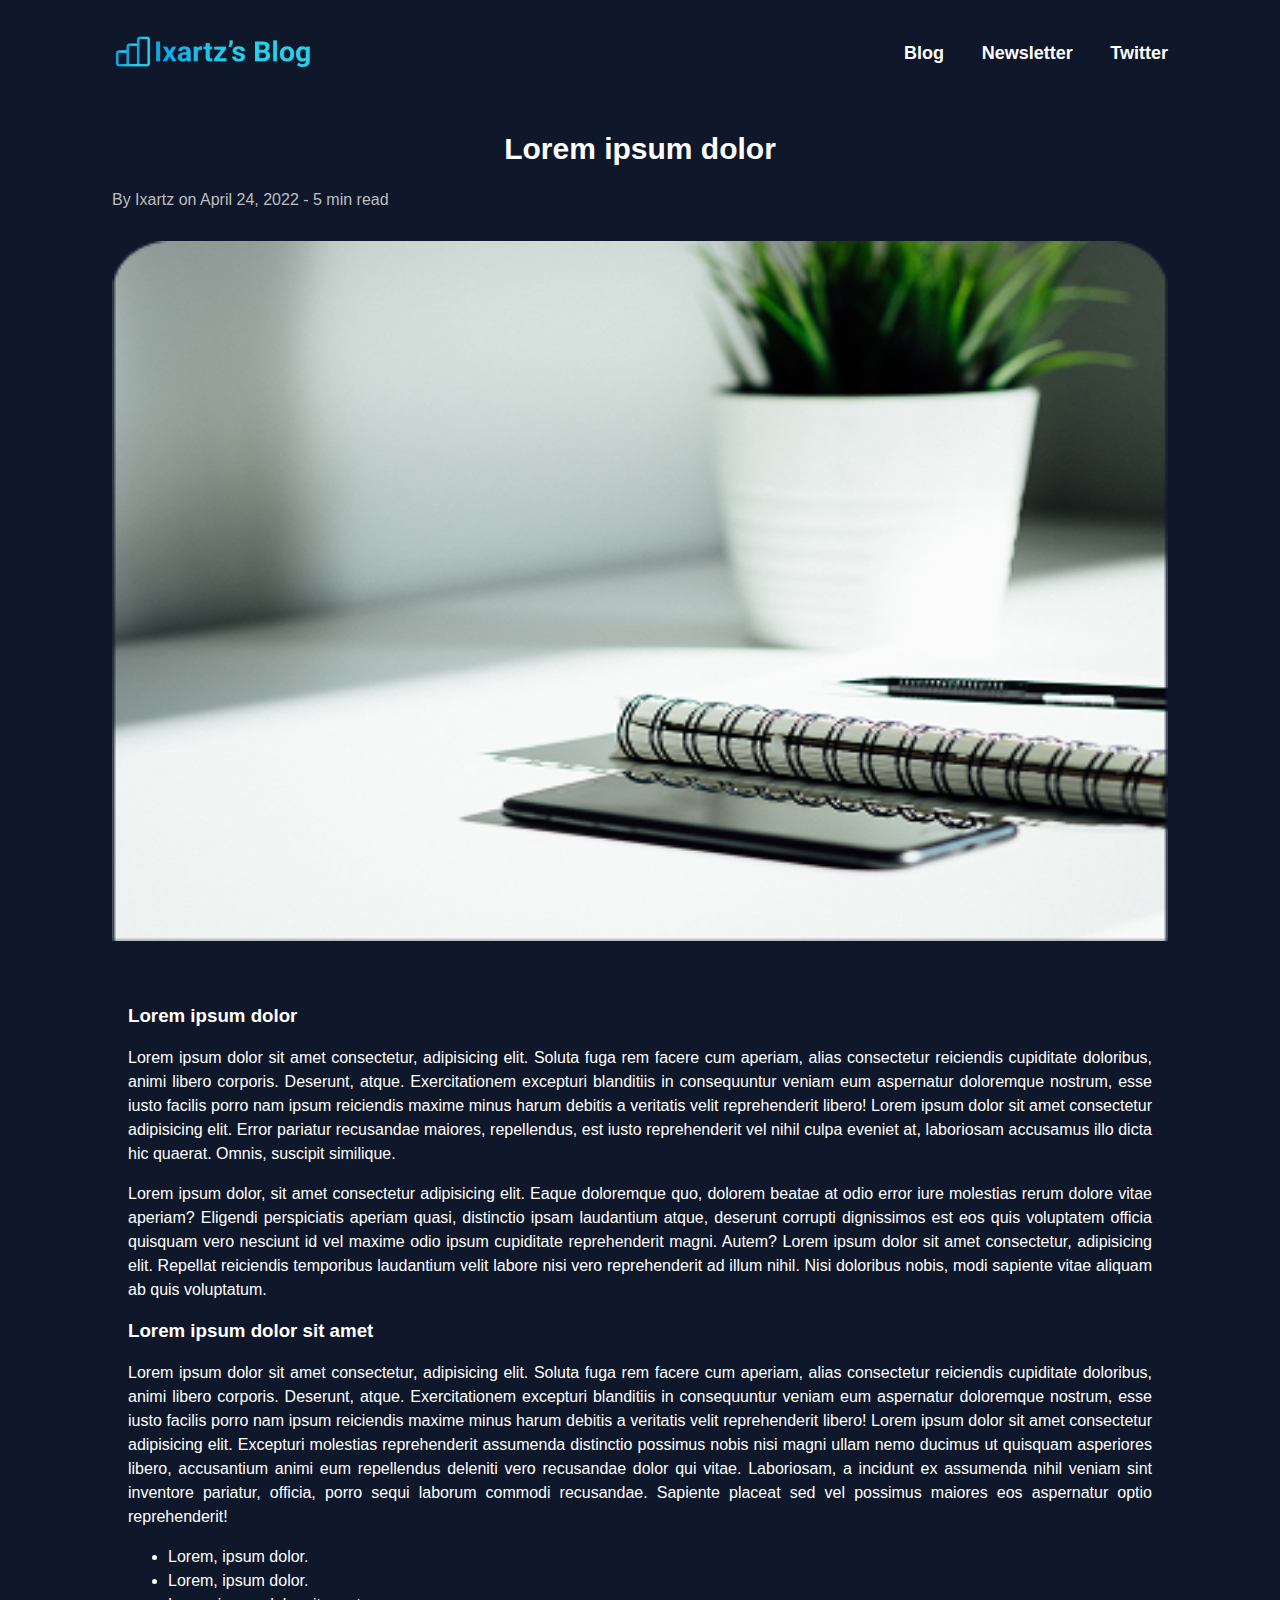
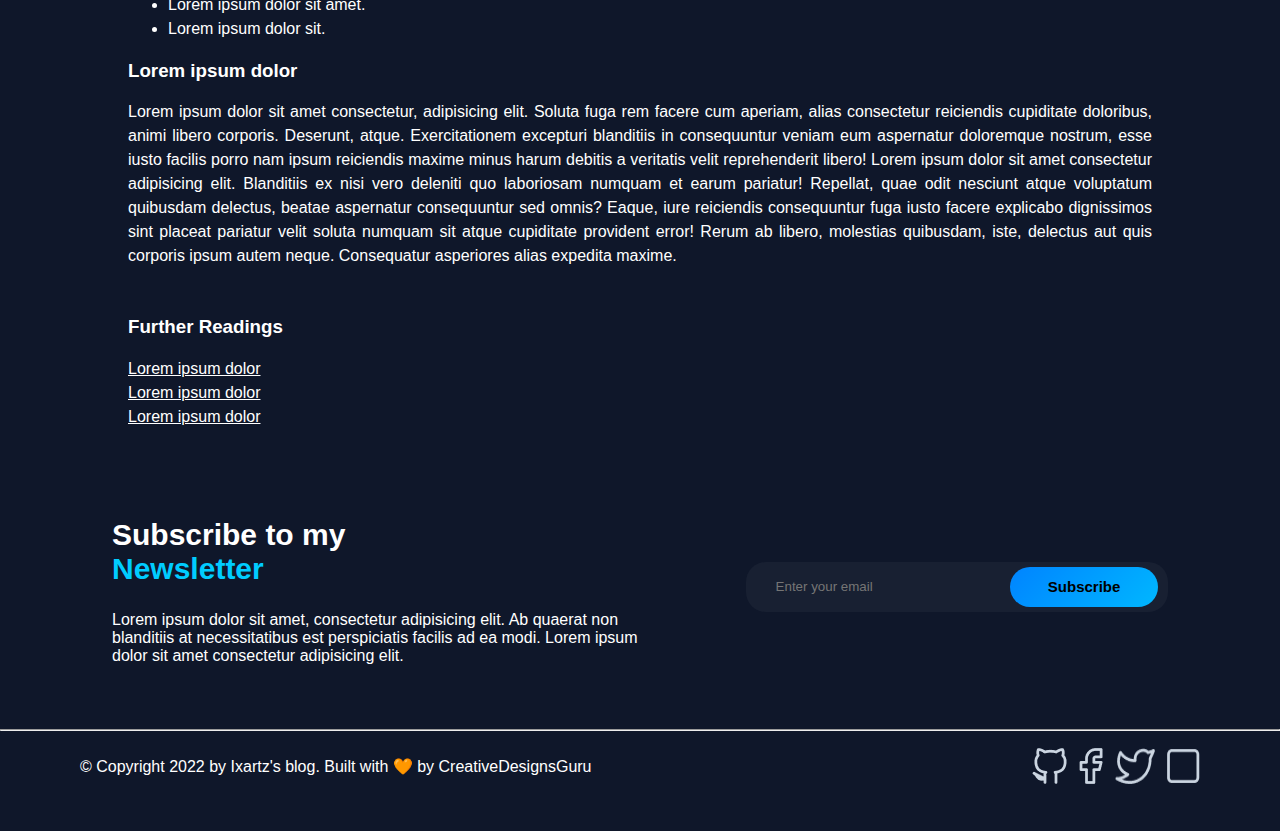
<file: post3.html>
<!DOCTYPE html>
<html lang="en">
<head>
    <meta charset="UTF-8">
    <meta name="viewport" content="width=device-width, initial-scale=1.0">
    <link rel="stylesheet" href="./post3.css">
    <title>Blog</title>
</head>
<body>
    <div class="overall-body">
        <header>
            <nav class="navbar-container">
                <div class="Image-container">
                    <a href="/">
                        <img src="./media/logo.png" class="logo" alt="Blog logo">
                    </a>
                </div>
                <ul class="header-nav">
                    <li><a href="./blog.html">Blog</a></li>
                    <li><a href="./newsletter.html">Newsletter</a></li>
                    <li><a href="./twitter.html">Twitter</a></li>
                </ul>
            </nav>
        </header>
        <section>
            <main>
                <div class="post-header">
                    <h2>Lorem ipsum dolor</h2>
                </div>
                <div class="time">
                    <time datetime="2022-03-24">By Ixartz on April 24, 2022 - 5 min read</time>
                </div>
                <div class="img-container">
                    <img src="./media/Startup_Outline-2 1.png" class="img-container" alt="img-container">
                </div>
            </main>
            <main>
                <div class="content">
                    <h3>Lorem ipsum dolor</h3>
                    <p>
                        Lorem ipsum dolor sit amet consectetur, adipisicing elit. Soluta fuga rem facere cum aperiam, alias consectetur reiciendis cupiditate doloribus, animi libero corporis. Deserunt, atque. Exercitationem excepturi blanditiis in consequuntur veniam eum aspernatur doloremque nostrum, esse iusto facilis porro nam ipsum reiciendis maxime minus harum debitis a veritatis velit reprehenderit libero! Lorem ipsum dolor sit amet consectetur adipisicing elit. Error pariatur recusandae maiores, repellendus, est iusto reprehenderit vel nihil culpa eveniet at, laboriosam accusamus illo dicta hic quaerat. Omnis, suscipit similique.
                    </p>
                    <p>
                        Lorem ipsum dolor, sit amet consectetur adipisicing elit. Eaque doloremque quo, dolorem beatae at odio error iure molestias rerum dolore vitae aperiam? Eligendi perspiciatis aperiam quasi, distinctio ipsam laudantium atque, deserunt corrupti dignissimos est eos quis voluptatem officia quisquam vero nesciunt id vel maxime odio ipsum cupiditate reprehenderit magni. Autem? Lorem ipsum dolor sit amet consectetur, adipisicing elit. Repellat reiciendis temporibus laudantium velit labore nisi vero reprehenderit ad illum nihil. Nisi doloribus nobis, modi sapiente vitae aliquam ab quis voluptatum.
                    </p>
                    <h3>Lorem ipsum dolor sit amet</h3>
                    <p>
                        Lorem ipsum dolor sit amet consectetur, adipisicing elit. Soluta fuga rem facere cum aperiam, alias consectetur reiciendis cupiditate doloribus, animi libero corporis. Deserunt, atque. Exercitationem excepturi blanditiis in consequuntur veniam eum aspernatur doloremque nostrum, esse iusto facilis porro nam ipsum reiciendis maxime minus harum debitis a veritatis velit reprehenderit libero! Lorem ipsum dolor sit amet consectetur adipisicing elit. Excepturi molestias reprehenderit assumenda distinctio possimus nobis nisi magni ullam nemo ducimus ut quisquam asperiores libero, accusantium animi eum repellendus deleniti vero recusandae dolor qui vitae. Laboriosam, a incidunt ex assumenda nihil veniam sint inventore pariatur, officia, porro sequi laborum commodi recusandae. Sapiente placeat sed vel possimus maiores eos aspernatur optio reprehenderit!
                    </p>
                    
                    <ul>
                        <li>Lorem, ipsum dolor.</li>
                        <li>Lorem, ipsum dolor.</li>
                        <li>Lorem ipsum dolor sit amet.</li>
                        <li>Lorem ipsum dolor sit.</li>
                    </ul>
                    
                    <h3>Lorem ipsum dolor</h3>
                    <p>
                        Lorem ipsum dolor sit amet consectetur, adipisicing elit. Soluta fuga rem facere cum aperiam, alias consectetur reiciendis cupiditate doloribus, animi libero corporis. Deserunt, atque. Exercitationem excepturi blanditiis in consequuntur veniam eum aspernatur doloremque nostrum, esse iusto facilis porro nam ipsum reiciendis maxime minus harum debitis a veritatis velit reprehenderit libero! Lorem ipsum dolor sit amet consectetur adipisicing elit. Blanditiis ex nisi vero deleniti quo laboriosam numquam et earum pariatur! Repellat, quae odit nesciunt atque voluptatum quibusdam delectus, beatae aspernatur consequuntur sed omnis? Eaque, iure reiciendis consequuntur fuga iusto facere explicabo dignissimos sint placeat pariatur velit soluta numquam sit atque cupiditate provident error! Rerum ab libero, molestias quibusdam, iste, delectus aut quis corporis ipsum autem neque. Consequatur asperiores alias expedita maxime.
                    </p>
                    <div class="Further-container">
                        <h3>Further Readings</h3>
                        <p>
                            Lorem ipsum dolor <br> Lorem ipsum dolor <br> Lorem ipsum dolor
                        </p>
                    </div>
                </div>
            </main>
            <main>
                <div class="Subscribe-content">
                    <div class="Subscribe-content-header">
                        <h2>Subscribe to my <br><span class="Newsletter">Newsletter</span></h2>
                        <p>
                            Lorem ipsum dolor sit amet, consectetur adipisicing elit. Ab quaerat non blanditiis at necessitatibus est perspiciatis facilis ad ea modi. Lorem ipsum dolor sit amet consectetur adipisicing elit.
                        </p>
                    </div>
                    <div class="input-container">
                        <input type="email" placeholder="Enter your email">
                        <a href="./subscibe.html">
                            <button class="button">Subscribe</button>
                        </a>
                    </div>
                </div>
                
            </main>
        </section>
    </div>
    <hr>
    
    <footer>
        <div class="footer-body">
            <div class="footer-content">
                <p>&copy; Copyright 2022 by Ixartz's blog. Built with 🧡 by CreativeDesignsGuru</p>
            </div>
            <div class="footer-icon">
                <img src="./media/Vector (2).png" alt="cat icon">
                <img src="./media/Vector (3).png" alt="facebook icon">
                <img src="./media/Vector (4).png" alt="Twitter icon">
                <img src="./media/Vector (5).png" alt="linkedin icon">
            </div>
        </div>
    </footer>
    
</body>
</html>
</file>
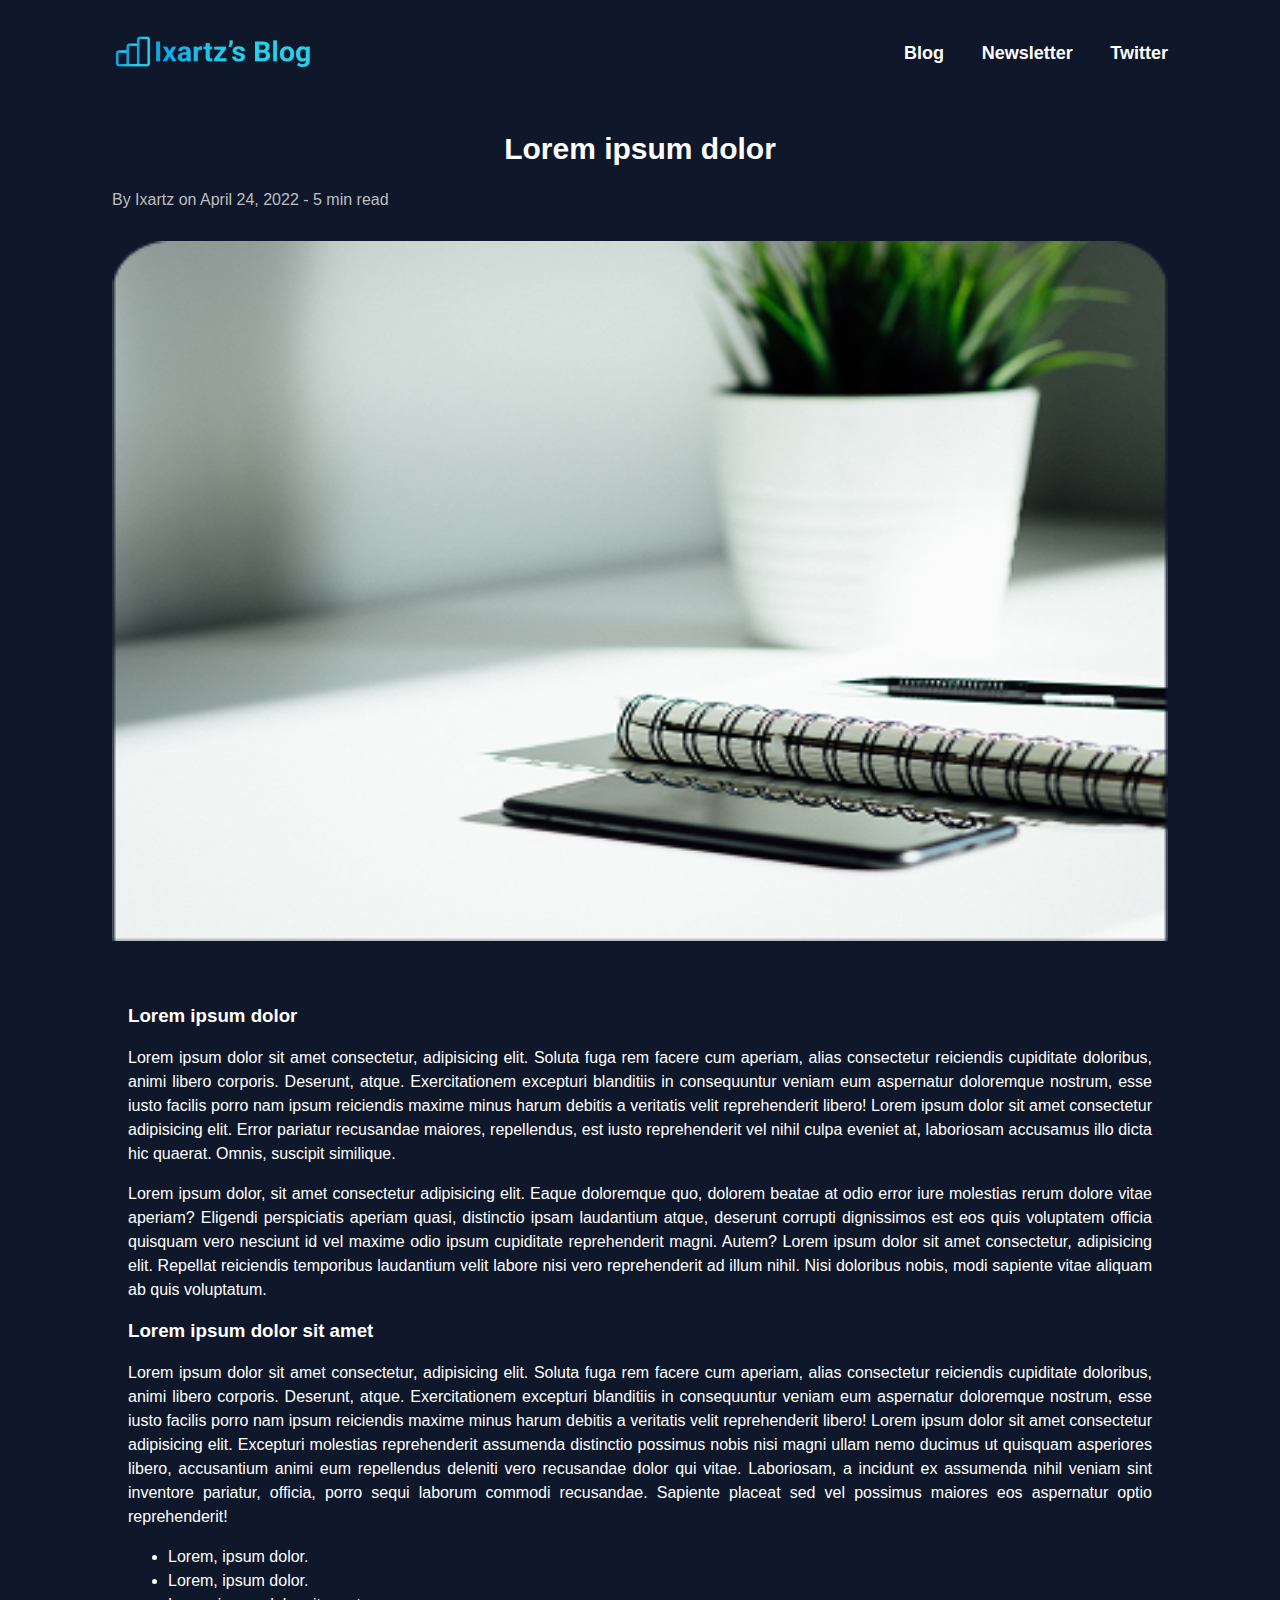
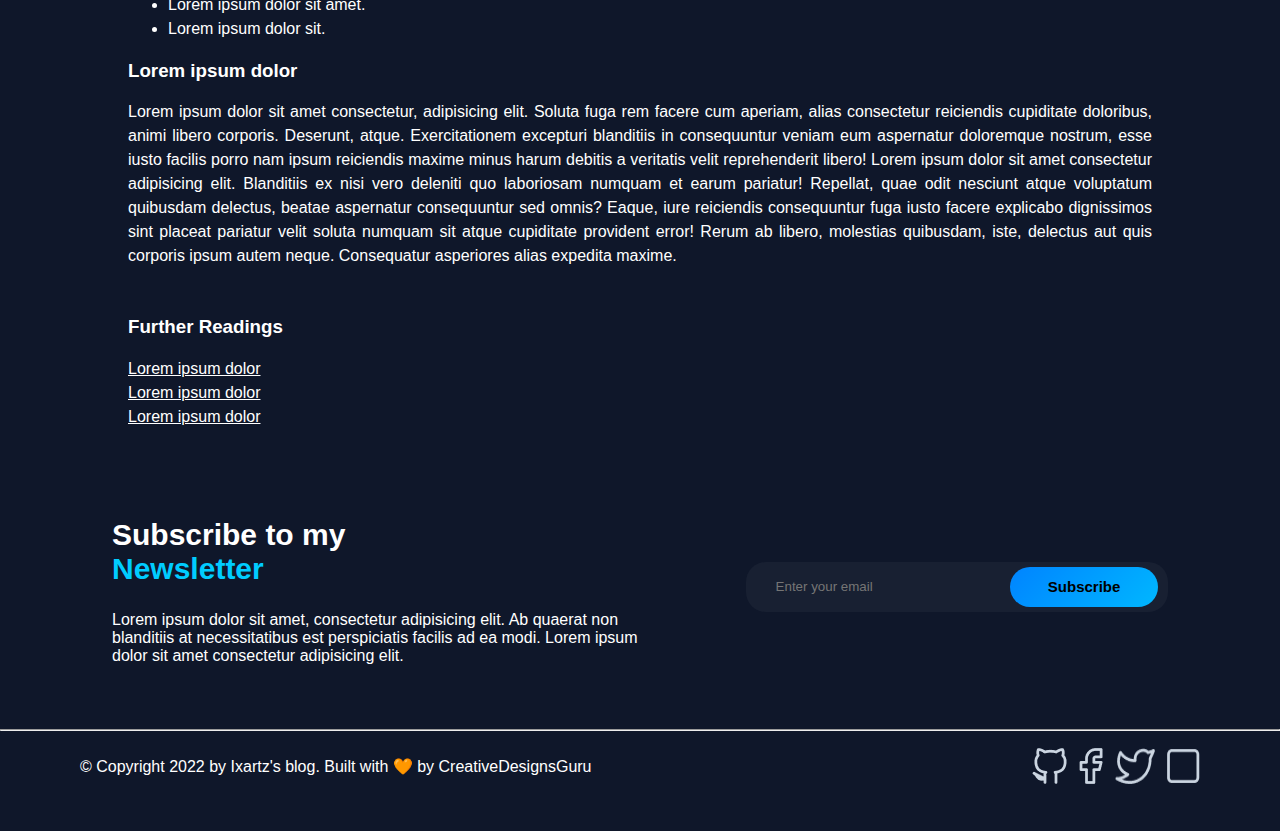
<file: post4.html>
<!DOCTYPE html>
<html lang="en">
<head>
    <meta charset="UTF-8">
    <meta name="viewport" content="width=device-width, initial-scale=1.0">
    <link rel="stylesheet" href="./post4.css">
    <title>Blog</title>
</head>
<body>
    <div class="overall-body">
        <header>
            <nav class="navbar-container">
                <div class="Image-container">
                    <a href="/">
                        <img src="./media/logo.png" class="logo" alt="Blog logo">
                    </a>
                </div>
                <ul class="header-nav">
                    <li><a href="./blog.html">Blog</a></li>
                    <li><a href="./newsletter.html">Newsletter</a></li>
                    <li><a href="./twitter.html">Twitter</a></li>
                </ul>
            </nav>
        </header>
        <section>
            <main>
                <div class="post-header">
                    <h2>Lorem ipsum dolor</h2>
                </div>
                <div class="time">
                    <time datetime="2022-03-24">By Ixartz on April 24, 2022 - 5 min read</time>
                </div>
                <div class="img-container">
                    <img src="./media/Startup_Outline-2 1.png" class="img-container" alt="img-container">
                </div>
            </main>
            <main>
                <div class="content">
                    <h3>Lorem ipsum dolor</h3>
                    <p>
                        Lorem ipsum dolor sit amet consectetur, adipisicing elit. Soluta fuga rem facere cum aperiam, alias consectetur reiciendis cupiditate doloribus, animi libero corporis. Deserunt, atque. Exercitationem excepturi blanditiis in consequuntur veniam eum aspernatur doloremque nostrum, esse iusto facilis porro nam ipsum reiciendis maxime minus harum debitis a veritatis velit reprehenderit libero! Lorem ipsum dolor sit amet consectetur adipisicing elit. Error pariatur recusandae maiores, repellendus, est iusto reprehenderit vel nihil culpa eveniet at, laboriosam accusamus illo dicta hic quaerat. Omnis, suscipit similique.
                    </p>
                    <p>
                        Lorem ipsum dolor, sit amet consectetur adipisicing elit. Eaque doloremque quo, dolorem beatae at odio error iure molestias rerum dolore vitae aperiam? Eligendi perspiciatis aperiam quasi, distinctio ipsam laudantium atque, deserunt corrupti dignissimos est eos quis voluptatem officia quisquam vero nesciunt id vel maxime odio ipsum cupiditate reprehenderit magni. Autem? Lorem ipsum dolor sit amet consectetur, adipisicing elit. Repellat reiciendis temporibus laudantium velit labore nisi vero reprehenderit ad illum nihil. Nisi doloribus nobis, modi sapiente vitae aliquam ab quis voluptatum.
                    </p>
                    <h3>Lorem ipsum dolor sit amet</h3>
                    <p>
                        Lorem ipsum dolor sit amet consectetur, adipisicing elit. Soluta fuga rem facere cum aperiam, alias consectetur reiciendis cupiditate doloribus, animi libero corporis. Deserunt, atque. Exercitationem excepturi blanditiis in consequuntur veniam eum aspernatur doloremque nostrum, esse iusto facilis porro nam ipsum reiciendis maxime minus harum debitis a veritatis velit reprehenderit libero! Lorem ipsum dolor sit amet consectetur adipisicing elit. Excepturi molestias reprehenderit assumenda distinctio possimus nobis nisi magni ullam nemo ducimus ut quisquam asperiores libero, accusantium animi eum repellendus deleniti vero recusandae dolor qui vitae. Laboriosam, a incidunt ex assumenda nihil veniam sint inventore pariatur, officia, porro sequi laborum commodi recusandae. Sapiente placeat sed vel possimus maiores eos aspernatur optio reprehenderit!
                    </p>
                    
                    <ul>
                        <li>Lorem, ipsum dolor.</li>
                        <li>Lorem, ipsum dolor.</li>
                        <li>Lorem ipsum dolor sit amet.</li>
                        <li>Lorem ipsum dolor sit.</li>
                    </ul>
                    
                    <h3>Lorem ipsum dolor</h3>
                    <p>
                        Lorem ipsum dolor sit amet consectetur, adipisicing elit. Soluta fuga rem facere cum aperiam, alias consectetur reiciendis cupiditate doloribus, animi libero corporis. Deserunt, atque. Exercitationem excepturi blanditiis in consequuntur veniam eum aspernatur doloremque nostrum, esse iusto facilis porro nam ipsum reiciendis maxime minus harum debitis a veritatis velit reprehenderit libero! Lorem ipsum dolor sit amet consectetur adipisicing elit. Blanditiis ex nisi vero deleniti quo laboriosam numquam et earum pariatur! Repellat, quae odit nesciunt atque voluptatum quibusdam delectus, beatae aspernatur consequuntur sed omnis? Eaque, iure reiciendis consequuntur fuga iusto facere explicabo dignissimos sint placeat pariatur velit soluta numquam sit atque cupiditate provident error! Rerum ab libero, molestias quibusdam, iste, delectus aut quis corporis ipsum autem neque. Consequatur asperiores alias expedita maxime.
                    </p>
                    <div class="Further-container">
                        <h3>Further Readings</h3>
                        <p>
                            Lorem ipsum dolor <br> Lorem ipsum dolor <br> Lorem ipsum dolor
                        </p>
                    </div>
                </div>
            </main>
            <main>
                <div class="Subscribe-content">
                    <div class="Subscribe-content-header">
                        <h2>Subscribe to my <br><span class="Newsletter">Newsletter</span></h2>
                        <p>
                            Lorem ipsum dolor sit amet, consectetur adipisicing elit. Ab quaerat non blanditiis at necessitatibus est perspiciatis facilis ad ea modi. Lorem ipsum dolor sit amet consectetur adipisicing elit.
                        </p>
                    </div>
                    <div class="input-container">
                        <input type="email" placeholder="Enter your email">
                        <a href="./subscibe.html">
                            <button class="button">Subscribe</button>
                        </a>
                    </div>
                </div>
                
            </main>
        </section>
    </div>
    <hr>
    
    <footer>
        <div class="footer-body">
            <div class="footer-content">
                <p>&copy; Copyright 2022 by Ixartz's blog. Built with 🧡 by CreativeDesignsGuru</p>
            </div>
            <div class="footer-icon">
                <img src="./media/Vector (2).png" alt="cat icon">
                <img src="./media/Vector (3).png" alt="facebook icon">
                <img src="./media/Vector (4).png" alt="Twitter icon">
                <img src="./media/Vector (5).png" alt="linkedin icon">
            </div>
        </div>
    </footer>
    
</body>
</html>
</file>
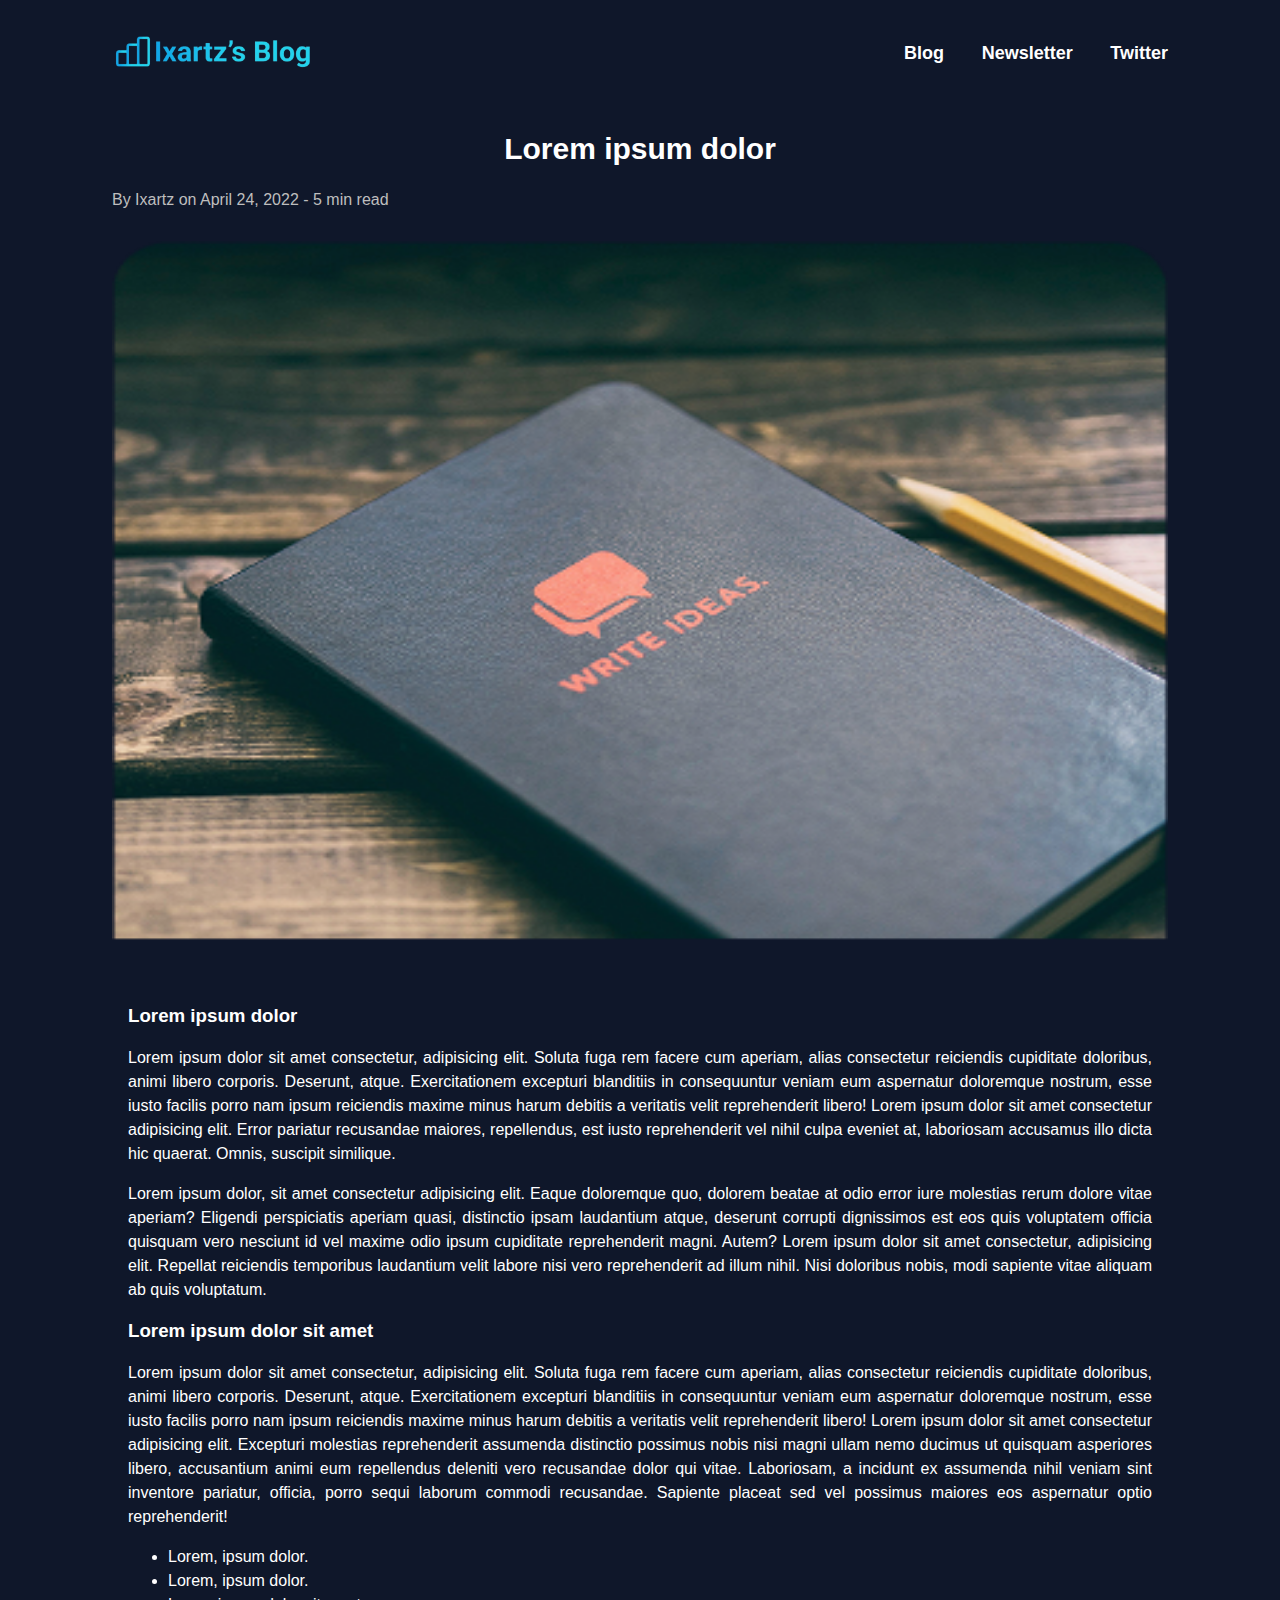
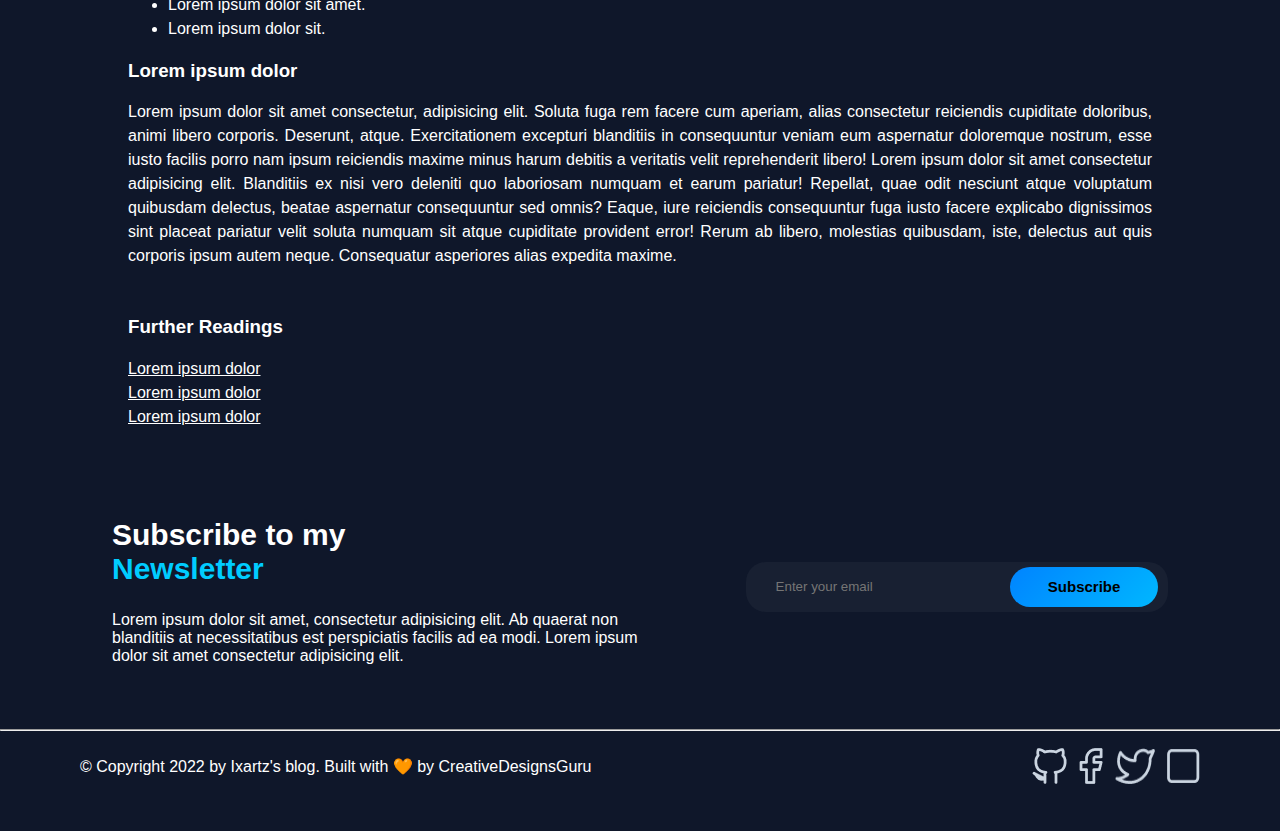
<file: post5.html>
<!DOCTYPE html>
<html lang="en">
<head>
    <meta charset="UTF-8">
    <meta name="viewport" content="width=device-width, initial-scale=1.0">
    <link rel="stylesheet" href="./post5.css">
    <title>Blog</title>
</head>
<body>
    <div class="overall-body">
        <header>
            <nav class="navbar-container">
                <div class="Image-container">
                    <a href="./index.html">
                        <img src="./media/logo.png" class="logo" alt="Blog logo">
                    </a>
                </div>
                <ul class="header-nav">
                    <li><a href="./blog.html">Blog</a></li>
                    <li><a href="./newsletter.html">Newsletter</a></li>
                    <li><a href="./twitter.html">Twitter</a></li>
                </ul>
            </nav>
        </header>
        <section>
            <main>
                <div class="post-header">
                    <h2>Lorem ipsum dolor</h2>
                </div>
                <div class="time">
                    <time datetime="2022-03-24">By Ixartz on April 24, 2022 - 5 min read</time>
                </div>
                <div class="img-container">
                    <img src="./media/Data processing _Outline 1 (1).png" class="img-container" alt="img-container">
                </div>
            </main>
            <main>
                <div class="content">
                    <h3>Lorem ipsum dolor</h3>
                    <p>
                        Lorem ipsum dolor sit amet consectetur, adipisicing elit. Soluta fuga rem facere cum aperiam, alias consectetur reiciendis cupiditate doloribus, animi libero corporis. Deserunt, atque. Exercitationem excepturi blanditiis in consequuntur veniam eum aspernatur doloremque nostrum, esse iusto facilis porro nam ipsum reiciendis maxime minus harum debitis a veritatis velit reprehenderit libero! Lorem ipsum dolor sit amet consectetur adipisicing elit. Error pariatur recusandae maiores, repellendus, est iusto reprehenderit vel nihil culpa eveniet at, laboriosam accusamus illo dicta hic quaerat. Omnis, suscipit similique.
                    </p>
                    <p>
                        Lorem ipsum dolor, sit amet consectetur adipisicing elit. Eaque doloremque quo, dolorem beatae at odio error iure molestias rerum dolore vitae aperiam? Eligendi perspiciatis aperiam quasi, distinctio ipsam laudantium atque, deserunt corrupti dignissimos est eos quis voluptatem officia quisquam vero nesciunt id vel maxime odio ipsum cupiditate reprehenderit magni. Autem? Lorem ipsum dolor sit amet consectetur, adipisicing elit. Repellat reiciendis temporibus laudantium velit labore nisi vero reprehenderit ad illum nihil. Nisi doloribus nobis, modi sapiente vitae aliquam ab quis voluptatum.
                    </p>
                    <h3>Lorem ipsum dolor sit amet</h3>
                    <p>
                        Lorem ipsum dolor sit amet consectetur, adipisicing elit. Soluta fuga rem facere cum aperiam, alias consectetur reiciendis cupiditate doloribus, animi libero corporis. Deserunt, atque. Exercitationem excepturi blanditiis in consequuntur veniam eum aspernatur doloremque nostrum, esse iusto facilis porro nam ipsum reiciendis maxime minus harum debitis a veritatis velit reprehenderit libero! Lorem ipsum dolor sit amet consectetur adipisicing elit. Excepturi molestias reprehenderit assumenda distinctio possimus nobis nisi magni ullam nemo ducimus ut quisquam asperiores libero, accusantium animi eum repellendus deleniti vero recusandae dolor qui vitae. Laboriosam, a incidunt ex assumenda nihil veniam sint inventore pariatur, officia, porro sequi laborum commodi recusandae. Sapiente placeat sed vel possimus maiores eos aspernatur optio reprehenderit!
                    </p>
                    
                    <ul>
                        <li>Lorem, ipsum dolor.</li>
                        <li>Lorem, ipsum dolor.</li>
                        <li>Lorem ipsum dolor sit amet.</li>
                        <li>Lorem ipsum dolor sit.</li>
                    </ul>
                    
                    <h3>Lorem ipsum dolor</h3>
                    <p>
                        Lorem ipsum dolor sit amet consectetur, adipisicing elit. Soluta fuga rem facere cum aperiam, alias consectetur reiciendis cupiditate doloribus, animi libero corporis. Deserunt, atque. Exercitationem excepturi blanditiis in consequuntur veniam eum aspernatur doloremque nostrum, esse iusto facilis porro nam ipsum reiciendis maxime minus harum debitis a veritatis velit reprehenderit libero! Lorem ipsum dolor sit amet consectetur adipisicing elit. Blanditiis ex nisi vero deleniti quo laboriosam numquam et earum pariatur! Repellat, quae odit nesciunt atque voluptatum quibusdam delectus, beatae aspernatur consequuntur sed omnis? Eaque, iure reiciendis consequuntur fuga iusto facere explicabo dignissimos sint placeat pariatur velit soluta numquam sit atque cupiditate provident error! Rerum ab libero, molestias quibusdam, iste, delectus aut quis corporis ipsum autem neque. Consequatur asperiores alias expedita maxime.
                    </p>
                    <div class="Further-container">
                        <h3>Further Readings</h3>
                        <p>
                            Lorem ipsum dolor <br> Lorem ipsum dolor <br> Lorem ipsum dolor
                        </p>
                    </div>
                </div>
            </main>
            <main>
                <div class="Subscribe-content">
                    <div class="Subscribe-content-header">
                        <h2>Subscribe to my <br><span class="Newsletter">Newsletter</span></h2>
                        <p>
                            Lorem ipsum dolor sit amet, consectetur adipisicing elit. Ab quaerat non blanditiis at necessitatibus est perspiciatis facilis ad ea modi. Lorem ipsum dolor sit amet consectetur adipisicing elit.
                        </p>
                    </div>
                    <div class="input-container">
                        <input type="email" placeholder="Enter your email">
                        <a href="./subscibe.html">
                            <button class="button">Subscribe</button>
                        </a>
                    </div>
                </div>
                
            </main>
        </section>
    </div>
    <hr>
    
    <footer>
        <div class="footer-body">
            <div class="footer-content">
                <p>&copy; Copyright 2022 by Ixartz's blog. Built with 🧡 by CreativeDesignsGuru</p>
            </div>
            <div class="footer-icon">
                <img src="./media/Vector (2).png" alt="cat icon">
                <img src="./media/Vector (3).png" alt="facebook icon">
                <img src="./media/Vector (4).png" alt="Twitter icon">
                <img src="./media/Vector (5).png" alt="linkedin icon">
            </div>
        </div>
    </footer>
    
</body>
</html>
</file>
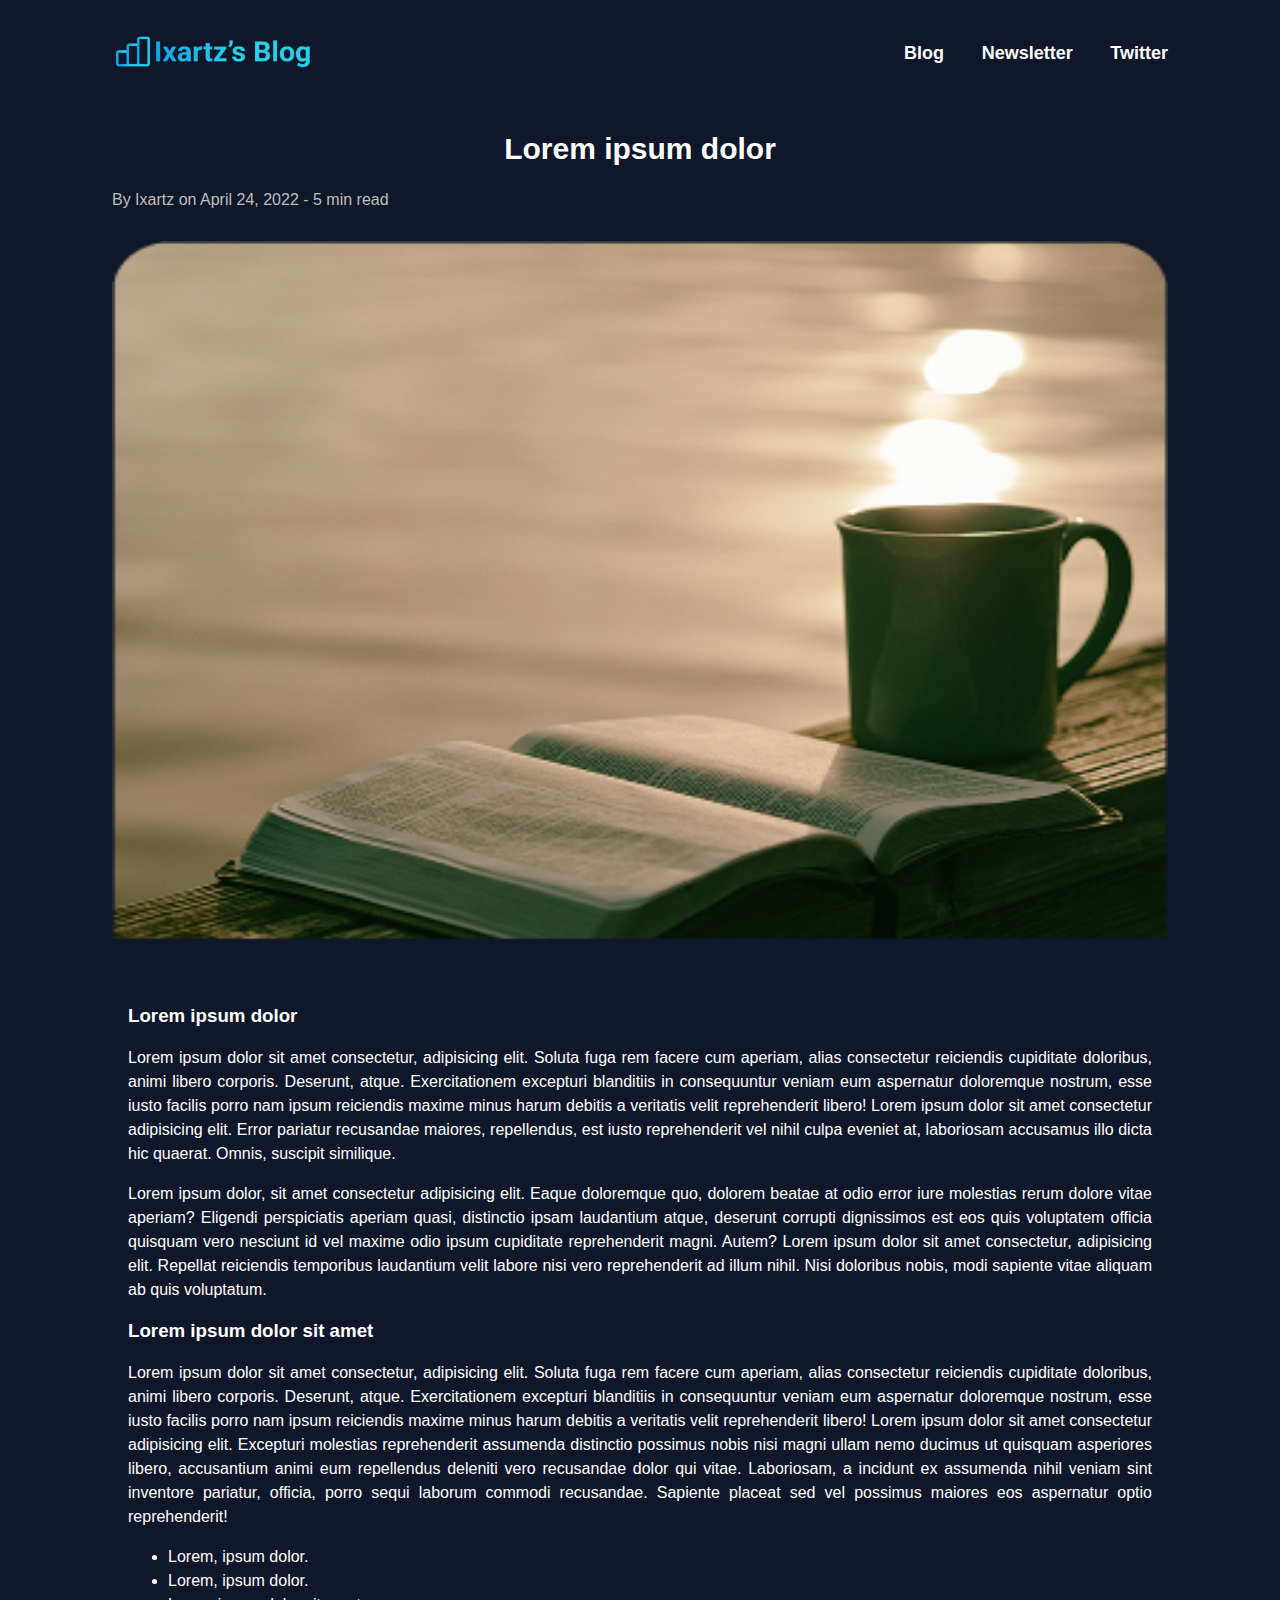
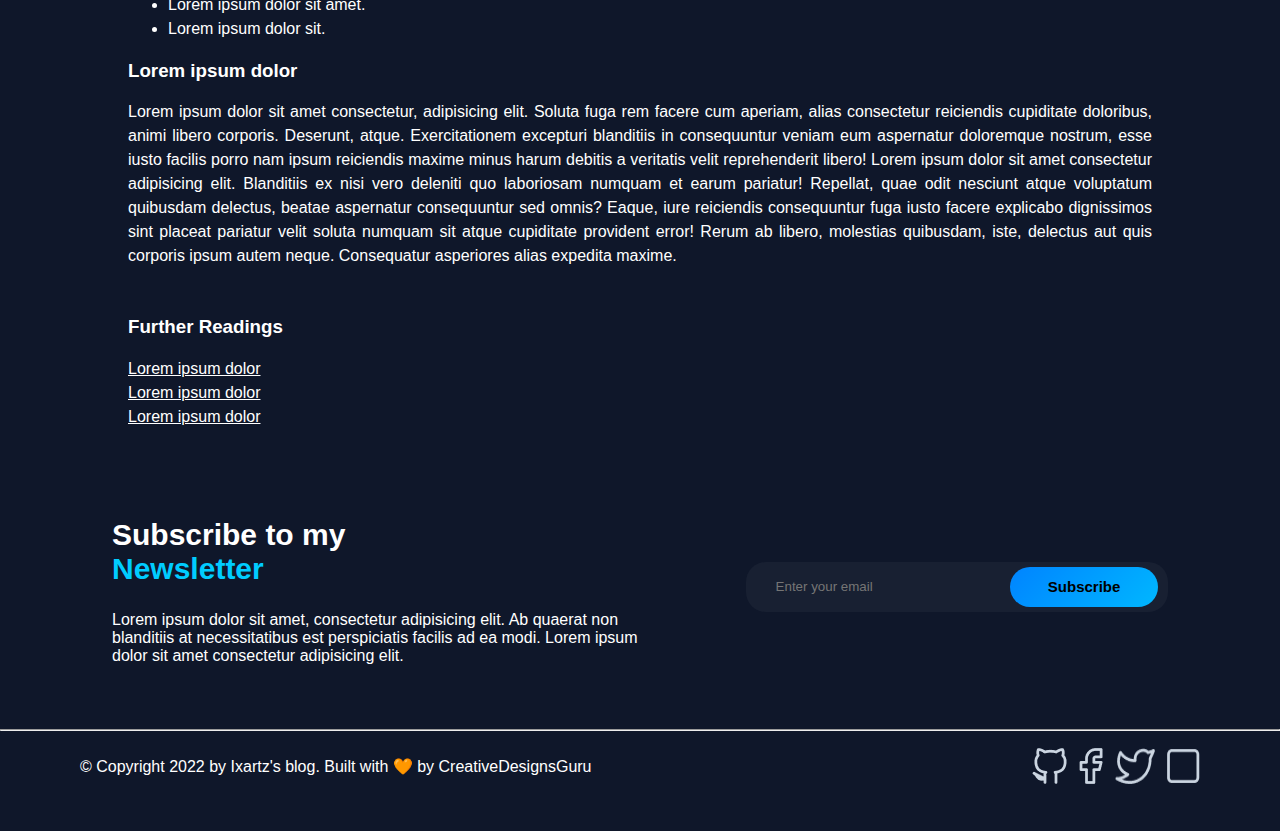
<file: post6.html>
<!DOCTYPE html>
<html lang="en">
<head>
    <meta charset="UTF-8">
    <meta name="viewport" content="width=device-width, initial-scale=1.0">
    <link rel="stylesheet" href="./post6.css">
    <title>Blog</title>
</head>
<body>
    <div class="overall-body">
        <header>
            <nav class="navbar-container">
                <div class="Image-container">
                    <a href="/">
                        <img src="./media/logo.png" class="logo" alt="Blog logo">
                    </a>
                </div>
                <ul class="header-nav">
                    <li><a href="./blog.html">Blog</a></li>
                    <li><a href="./newsletter.html">Newsletter</a></li>
                    <li><a href="./twitter.html">Twitter</a></li>
                </ul>
            </nav>
        </header>
        <section>
            <main>
                <div class="post-header">
                    <h2>Lorem ipsum dolor</h2>
                </div>
                <div class="time">
                    <time datetime="2022-03-24">By Ixartz on April 24, 2022 - 5 min read</time>
                </div>
                <div class="img-container">
                    <img src="./media/Startup_Outline-2 1 (2).png" class="img-container" alt="img-container">
                </div>
            </main>
            <main>
                <div class="content">
                    <h3>Lorem ipsum dolor</h3>
                    <p>
                        Lorem ipsum dolor sit amet consectetur, adipisicing elit. Soluta fuga rem facere cum aperiam, alias consectetur reiciendis cupiditate doloribus, animi libero corporis. Deserunt, atque. Exercitationem excepturi blanditiis in consequuntur veniam eum aspernatur doloremque nostrum, esse iusto facilis porro nam ipsum reiciendis maxime minus harum debitis a veritatis velit reprehenderit libero! Lorem ipsum dolor sit amet consectetur adipisicing elit. Error pariatur recusandae maiores, repellendus, est iusto reprehenderit vel nihil culpa eveniet at, laboriosam accusamus illo dicta hic quaerat. Omnis, suscipit similique.
                    </p>
                    <p>
                        Lorem ipsum dolor, sit amet consectetur adipisicing elit. Eaque doloremque quo, dolorem beatae at odio error iure molestias rerum dolore vitae aperiam? Eligendi perspiciatis aperiam quasi, distinctio ipsam laudantium atque, deserunt corrupti dignissimos est eos quis voluptatem officia quisquam vero nesciunt id vel maxime odio ipsum cupiditate reprehenderit magni. Autem? Lorem ipsum dolor sit amet consectetur, adipisicing elit. Repellat reiciendis temporibus laudantium velit labore nisi vero reprehenderit ad illum nihil. Nisi doloribus nobis, modi sapiente vitae aliquam ab quis voluptatum.
                    </p>
                    <h3>Lorem ipsum dolor sit amet</h3>
                    <p>
                        Lorem ipsum dolor sit amet consectetur, adipisicing elit. Soluta fuga rem facere cum aperiam, alias consectetur reiciendis cupiditate doloribus, animi libero corporis. Deserunt, atque. Exercitationem excepturi blanditiis in consequuntur veniam eum aspernatur doloremque nostrum, esse iusto facilis porro nam ipsum reiciendis maxime minus harum debitis a veritatis velit reprehenderit libero! Lorem ipsum dolor sit amet consectetur adipisicing elit. Excepturi molestias reprehenderit assumenda distinctio possimus nobis nisi magni ullam nemo ducimus ut quisquam asperiores libero, accusantium animi eum repellendus deleniti vero recusandae dolor qui vitae. Laboriosam, a incidunt ex assumenda nihil veniam sint inventore pariatur, officia, porro sequi laborum commodi recusandae. Sapiente placeat sed vel possimus maiores eos aspernatur optio reprehenderit!
                    </p>
                    
                    <ul>
                        <li>Lorem, ipsum dolor.</li>
                        <li>Lorem, ipsum dolor.</li>
                        <li>Lorem ipsum dolor sit amet.</li>
                        <li>Lorem ipsum dolor sit.</li>
                    </ul>
                    
                    <h3>Lorem ipsum dolor</h3>
                    <p>
                        Lorem ipsum dolor sit amet consectetur, adipisicing elit. Soluta fuga rem facere cum aperiam, alias consectetur reiciendis cupiditate doloribus, animi libero corporis. Deserunt, atque. Exercitationem excepturi blanditiis in consequuntur veniam eum aspernatur doloremque nostrum, esse iusto facilis porro nam ipsum reiciendis maxime minus harum debitis a veritatis velit reprehenderit libero! Lorem ipsum dolor sit amet consectetur adipisicing elit. Blanditiis ex nisi vero deleniti quo laboriosam numquam et earum pariatur! Repellat, quae odit nesciunt atque voluptatum quibusdam delectus, beatae aspernatur consequuntur sed omnis? Eaque, iure reiciendis consequuntur fuga iusto facere explicabo dignissimos sint placeat pariatur velit soluta numquam sit atque cupiditate provident error! Rerum ab libero, molestias quibusdam, iste, delectus aut quis corporis ipsum autem neque. Consequatur asperiores alias expedita maxime.
                    </p>
                    <div class="Further-container">
                        <h3>Further Readings</h3>
                        <p>
                            Lorem ipsum dolor <br> Lorem ipsum dolor <br> Lorem ipsum dolor
                        </p>
                    </div>
                </div>
            </main>
            <main>
                <div class="Subscribe-content">
                    <div class="Subscribe-content-header">
                        <h2>Subscribe to my <br><span class="Newsletter">Newsletter</span></h2>
                        <p>
                            Lorem ipsum dolor sit amet, consectetur adipisicing elit. Ab quaerat non blanditiis at necessitatibus est perspiciatis facilis ad ea modi. Lorem ipsum dolor sit amet consectetur adipisicing elit.
                        </p>
                    </div>
                    <div class="input-container">
                        <input type="email" placeholder="Enter your email">
                        <a href="./subscibe.html">
                            <button class="button">Subscribe</button>
                        </a>
                    </div>
                </div>
                
            </main>
        </section>
    </div>
    <hr>
    
    <footer>
        <div class="footer-body">
            <div class="footer-content">
                <p>&copy; Copyright 2022 by Ixartz's blog. Built with 🧡 by CreativeDesignsGuru</p>
            </div>
            <div class="footer-icon">
                <img src="./media/Vector (2).png" alt="cat icon">
                <img src="./media/Vector (3).png" alt="facebook icon">
                <img src="./media/Vector (4).png" alt="Twitter icon">
                <img src="./media/Vector (5).png" alt="linkedin icon">
            </div>
        </div>
    </footer>
    
</body>
</html>
</file>
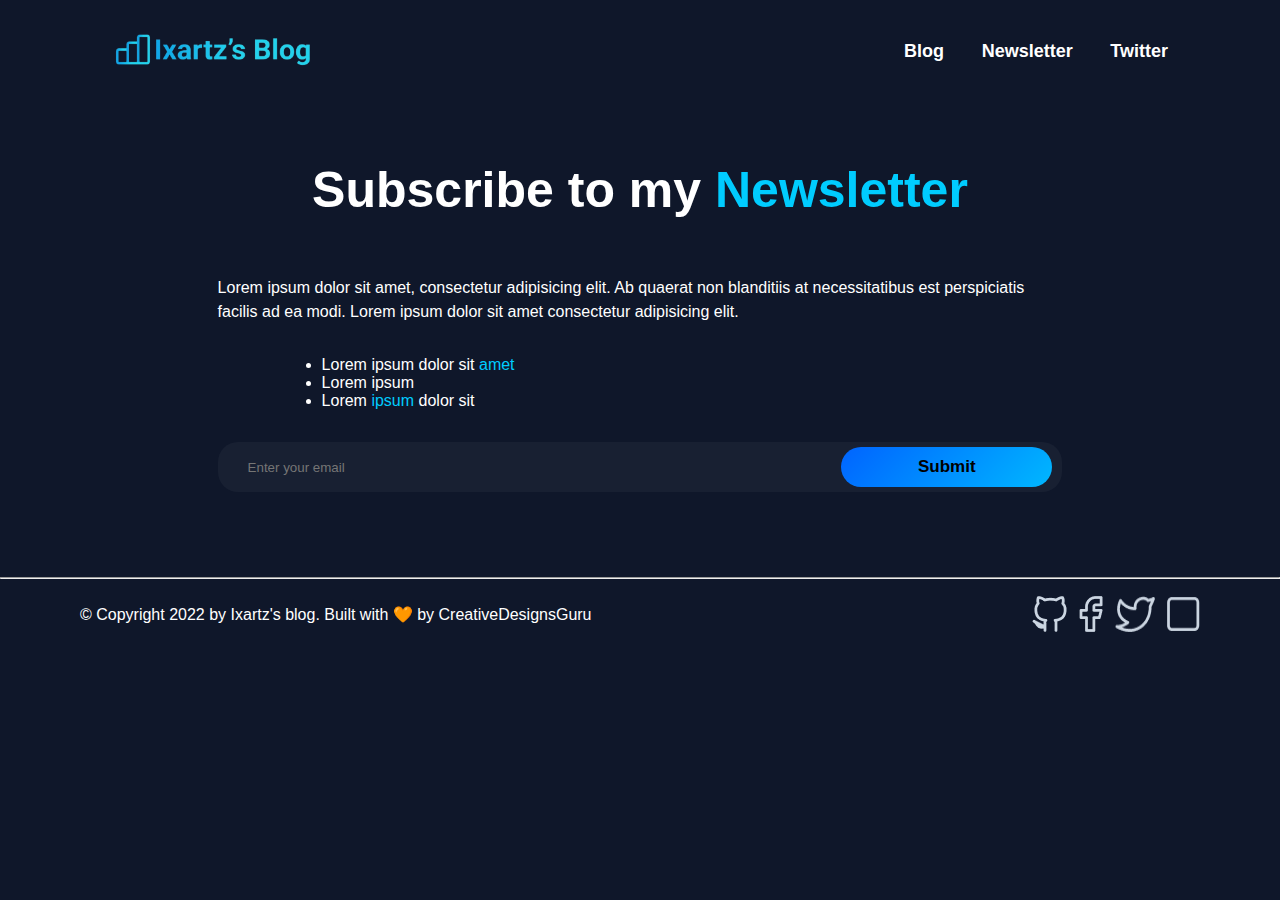
<file: subscibe.html>
<!DOCTYPE html>
<html lang="en">
<head>
    <meta charset="UTF-8">
    <meta name="viewport" content="width=device-width, initial-scale=1.0" />
    <link rel="stylesheet" href="./subscribe.css" />
    <title>Blog</title>
</head>
<body>
    <div class="overall-body">
        <header>
            <nav class="navbar-containers">
                <div class="Image-container">
                    <a href="./index.html">
                        <img src="./media/logo.png" class="logo" alt="Blog logo">
                    </a>
                </div>
                <ul class="header-nav">
                    <li class="li"><a href="./blog.html" class="a">Blog</a></li>
                    <li class="li"><a href="./newsletter.html" class="a">Newsletter</a></li>
                    <li class="li"><a href="./twitter.html" class="a">Twitter</a></li>
                </ul>
            </nav>
        </header>
        <section>
            <main>
                <div class="Subscribe-content">
                    <div class="Subscribe-content-header">
                        <h2>Subscribe to my <span class="Newsletter">Newsletter</span></h2>
                        <div>
                            <p>
                                Lorem ipsum dolor sit amet, consectetur adipisicing elit. Ab quaerat non blanditiis at necessitatibus est perspiciatis facilis ad ea modi. Lorem ipsum dolor sit amet consectetur adipisicing elit.
                            </p>
                            <ul>
                                <li>Lorem ipsum dolor sit <span class="amet">amet</span></li>
                                <li>Lorem ipsum</li>
                                <li>Lorem <span class="ipsum">ipsum</span> dolor sit</li>
                            </ul>
                        </div>
                    </div>
                    <div class="input-container">
                        <input type="email" placeholder="Enter your email">
                        <a href="./subscibe.html">
                            <button class="button">Submit</button>
                        </a>
                    </div>
                </div>
                
            </main>
        </section>
    </div>
    <hr>
    
    <footer>
        <div class="footer-body">
            <div class="footer-content">
                <p>&copy; Copyright 2022 by Ixartz's blog. Built with 🧡 by CreativeDesignsGuru</p>
            </div>
            <div class="footer-icon">
                <img src="./media/Vector (2).png" alt="cat icon">
                <img src="./media/Vector (3).png" alt="facebook icon">
                <img src="./media/Vector (4).png" alt="Twitter icon">
                <img src="./media/Vector (5).png" alt="linkedin icon">
            </div>
        </div>
    </footer>
    
</body>
</html>
</file>
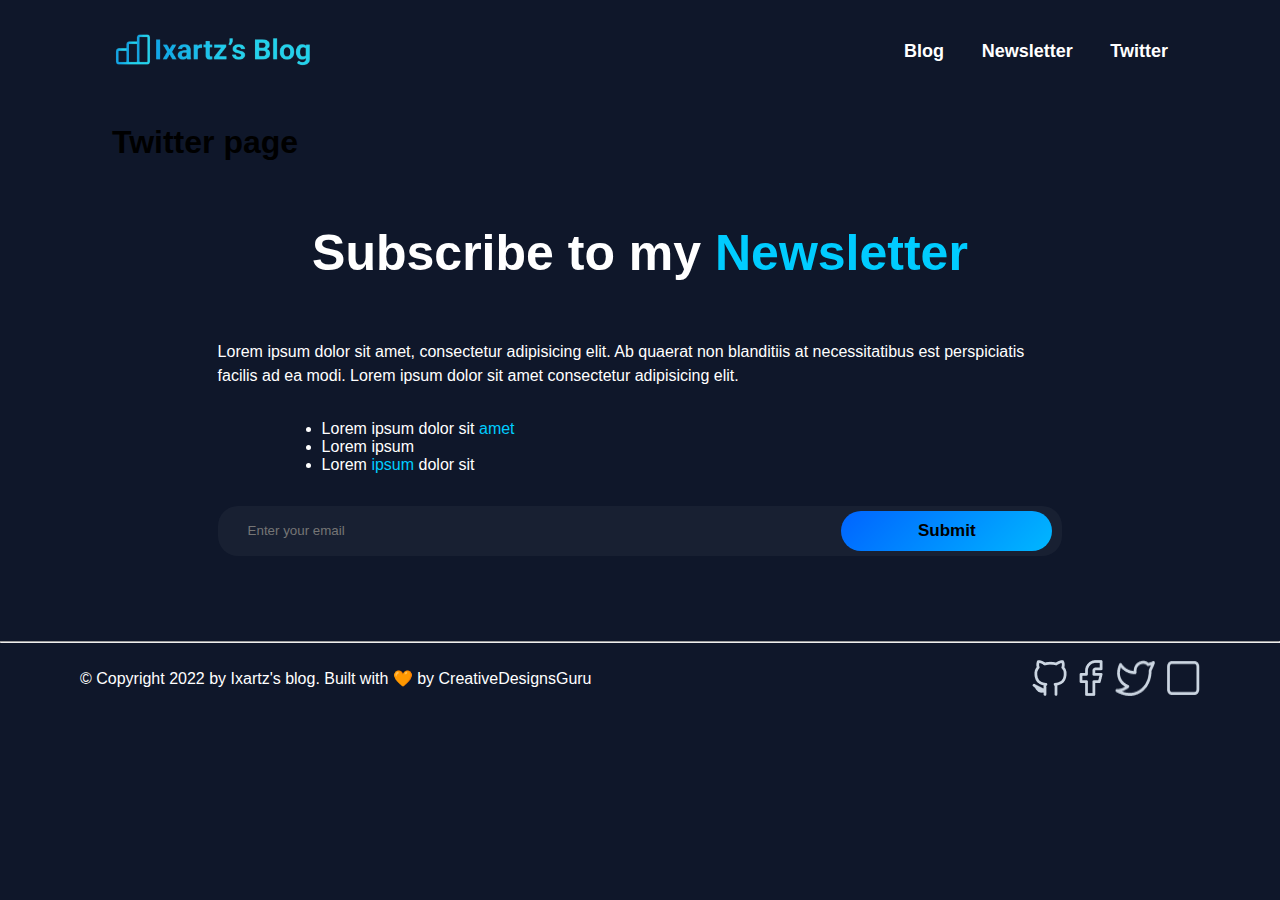
<file: twitter.html>
<!DOCTYPE html>
<html lang="en">
<head>
    <meta charset="UTF-8">
    <meta name="viewport" content="width=device-width, initial-scale=1.0" />
    <link rel="stylesheet" href="./subscribe.css" />
    <title>Blog</title>
</head>
<body>
    <div class="overall-body">
        <header>
            <nav class="navbar-containers">
                <div class="Image-container">
                    <a href="./index.html">
                        <img src="./media/logo.png" class="logo" alt="Blog logo">
                    </a>
                </div>
                <ul class="header-nav">
                    <li class="li"><a href="./blog.html" class="a">Blog</a></li>
                    <li class="li"><a href="./newsletter.html" class="a">Newsletter</a></li>
                    <li class="li"><a href="./twitter.html" class="a">Twitter</a></li>
                </ul>
            </nav>
        </header>
        <section>
            <main>
                <h1>Twitter page</h1>
                <div class="Subscribe-content">
                    <div class="Subscribe-content-header">
                        <h2>Subscribe to my <span class="Newsletter">Newsletter</span></h2>
                        <div>
                            <p>
                                Lorem ipsum dolor sit amet, consectetur adipisicing elit. Ab quaerat non blanditiis at necessitatibus est perspiciatis facilis ad ea modi. Lorem ipsum dolor sit amet consectetur adipisicing elit.
                            </p>
                            <ul>
                                <li>Lorem ipsum dolor sit <span class="amet">amet</span></li>
                                <li>Lorem ipsum</li>
                                <li>Lorem <span class="ipsum">ipsum</span> dolor sit</li>
                            </ul>
                        </div>
                    </div>
                    <div class="input-container">
                        <input type="email" placeholder="Enter your email">
                        <a href="./subscibe.html">
                            <button class="button">Submit</button>
                        </a>
                    </div>
                </div>
                
            </main>
        </section>
    </div>
    <hr>
    
    <footer>
        <div class="footer-body">
            <div class="footer-content">
                <p>&copy; Copyright 2022 by Ixartz's blog. Built with 🧡 by CreativeDesignsGuru</p>
            </div>
            <div class="footer-icon">
                <img src="./media/Vector (2).png" alt="cat icon">
                <img src="./media/Vector (3).png" alt="facebook icon">
                <img src="./media/Vector (4).png" alt="Twitter icon">
                <img src="./media/Vector (5).png" alt="linkedin icon">
            </div>
        </div>
    </footer>
    
</body>
</html>
</file>
<file: homestyle.css>
<style>
@import url('https://fonts.googleapis.com/css2?family=Roboto:ital,wght@0,100..900;1,100..900&display=swap');
</style>
*{
    margin: 0;
    padding: 0;
    box-sizing: border-box;
}
body{
    background-color: #0F172A;
    font-family: sans-serif;
    margin: 0;
    padding: 0;
    box-sizing: border-box;
}
.overall-body{
    margin: 0px 7rem;
}
body time{
    color: rgb(190, 190, 190);
}
.navbar-container{
    display: flex;
    align-items: center;
    justify-content: space-between;
    padding: 25px 0px;
}
.logo{
    width: 200px;
}
ul{
    display: flex;
    justify-content: space-between;
    width: 25%;
}
ul li{
    list-style: none;
    /* margin: 0px 20px; */
}
ul li a{
    color: white;
    text-decoration: none;
    font-weight: 700;
    font-size: 18px;
    transition: 0.2s;
    transition-timing-function: linear;
    /* letter-spacing: 0.05cm; */
}
ul li a:hover{
    color: rgb(0, 204, 255);
}
.container{
    width: 100%;
}
.container-1{
    display: flex;
    /* align-items: center; */
    justify-content: space-between;
    margin: 50px 0px;
    width: 98%;
}
.content-container{
    width: 55%;
    color: white;
}
.content-container p{
    margin: 25px 0px;
    font-size: 20px;
    line-height: 2rem;
}
body h2{
    font-size: 30px;
}
.icon-container{
    display: flex;
    justify-content: space-between;
    align-items: center;
    width: 50%;
}
.icon-container .icon img{
    width: 50px;
    /* margin: 0px 20px; */
}
/* .icon-container .icon .i2, .i3{
    /* margin: 0px 30px; */
/*} */
.mockup{
    width: 250px;
}
.recent-project-container{
    display: flex;
    flex-direction: column;
    flex-wrap: wrap;
    margin: 4rem 0px;
    color: white;
}
.recent-project-container h2{
    margin-top: 40px;
}
.non-h2-part{
    width: 100%;
    height: 990px;
    margin: 70px 0px;
    display: flex;
    flex-direction: column;
    justify-content: space-between;
}
.project1-content{
    width: 67%;
    height: 60%;
    padding-right: 50px;
    display: flex;
    flex-direction: column;
    flex-wrap: wrap;
    line-height: 1px;
    /* justify-content: space-between; */
}
.recent-project-container .project-1{
    display: flex;
    flex-wrap: wrap;
    width: 100%;
    height: 300px;
    justify-content: space-between;
    align-items: center;
    color: white;
    background-color: rgba(255, 255, 255, 0.04);
    border-radius: 20px;
}
.recent-project-container .project-1 img{
    padding-left: 2rem;
    /* width: 250px; */
}
.button-project-heading{
    width: 25%;
    /* height: 70px; */
    display: flex;
    flex-wrap: wrap;
    justify-content: space-between;
    align-items: center;
}
.button-project-heading h3{
    font-size: 25px;
    font-weight: 500;
}
.project1-content p{
    line-height: 30px;
}
.button-project-heading button{
    width: 90px;
    height: 25px;
    font-weight: bolder;
    border-style: none;
    border-radius: 9px;
    background: linear-gradient(180deg, rgba(0, 211, 0, 0.2), rgba(187, 255, 0, 0.2));
    color: rgba(0, 211, 0);
    font-size: 15px;
}
.recent-project-container .project2-content{
    width: 67%;
    height: 60%;
    padding-right: 50px;
    display: flex;
    flex-direction: column;
    flex-wrap: wrap;
    line-height: 1px;
    /* justify-content: space-between; */
}
.recent-project-container .project-2{
    display: flex;
    flex-wrap: wrap;
    width: 100%;
    height: 300px;
    justify-content: space-between;
    align-items: center;
    color: white;
    background-color: rgba(255, 255, 255, 0.04);
    border-radius: 20px;
}
.recent-project-container .project-2 img{
    padding-left: 4rem;
    /* width: 250px; */
}
.button-project-heading2{
    width: 23%;
    /* height: 70px; */
    display: flex;
    flex-wrap: wrap;
    justify-content: space-between;
    align-items: center;
}
.button-project-heading2 h3{
    font-size: 25px;
    font-weight: 500;
}
.project2-content p{
    line-height: 30px;
}
.button-project-heading2 button{
    width: 70px;
    height: 25px;
    font-weight: bolder;
    border-style: none;
    border-radius: 9px;
    background: linear-gradient(180deg, rgba(189, 76, 1, 0.2), rgba(255, 145, 0, 0.2));
    color: rgb(238, 58, 3);
    font-size: 15px;
}
.recent-project-container .project3-content{
    width: 67%;
    height: 60%;
    padding-right: 50px;
    display: flex;
    flex-direction: column;
    flex-wrap: wrap;
    line-height: 1px;
}
.recent-project-container .project-3{
    display: flex;
    flex-wrap: wrap;
    width: 100%;
    height: 300px;
    justify-content: space-between;
    align-items: center;
    color: white;
    background-color: rgba(255, 255, 255, 0.04);
    border-radius: 20px;
}
.recent-project-container .project3-img{
    padding: 0rem 2rem;
    /* width: 250px; */
}
.button-project-heading3{
    width: 30%;
    /* height: 70px; */
    display: flex;
    flex-direction: row;
    flex-wrap: wrap;
    justify-content: space-between;
    align-items: center;
}
.button-project-heading3 h3{
    font-size: 25px;
    font-weight: 500;
}
.project3-content p{
    line-height: 30px;
}
.button-project-heading3 button{
    width: 120px;
    height: 25px;
    font-weight: bolder;
    border-style: none;
    border-radius: 9px;
    background: linear-gradient(180deg, rgba(151, 0, 255, 0.2), rgba(0, 204, 253, 0.2));
    color: rgb(153, 0, 255);
    font-size: 15px;
}
.latest-posts{
    display: flex;
    flex-direction: column;
    color: white;
}
.latest-posts .latest-posts-header{
    width: 100%;
    display: flex;
    justify-content: space-between;
    align-items: center;
}
.latest-posts .latest-posts-header .view-all a{
    display: flex;
    text-decoration: none;
    align-items: center;
    width: 144px;
    justify-content: space-between;
    transition: 0.5s;
    transition-timing-function: linear;
}
.latest-posts .latest-posts-header .view-all a:hover{
    color: rgb(0, 204, 255);
}
.latest-posts .latest-posts-header .view-all a p{
    color: white;
    font-weight: bolder;
}
.latest-posts .latest-posts-header .view-all a img{
    width: 30px;
    height: 30px;
}
.latest-posts .all-post{
    display: flex;
    width: 100%;
    justify-content: space-between;
    gap: 20px;
    margin: 40px 0px;
}
.all-post a{
    text-decoration: none;
    color: white;
    width: 100%;

}
.post1, .post2, .post3{
    width: 100%;
    height: auto;
    transition: 0.2s;
    transition-timing-function: linear;
    background-color: rgba(255, 255, 255, 0.05);
    border-radius: 20px;
}
.post1:hover, .post2:hover, .post3:hover{
    width: 99%;
    border: 1px solid rgba(0, 204, 255, 0.452);
}
.post1-content, .post2-content, .post3-content{
    display: flex;
    flex-direction: column;
    align-items: center;
    width: 80%;
    padding-bottom: 20px;
    margin: 0px auto;
}
.post1 .post1-img, .post2 .post2-img, .post3 .post3-img{
    width: 100%;
}
.Subscribe-content{
    display: flex;
    width: 100%;
    justify-content: space-between;
    align-items: center;
    margin-top: 1rem;
    margin-bottom: 3rem;
}
.Subscribe-content-header{
    display: flex;
    flex-direction: column;
    width: 50%;
    color: white;
    gap: 20px;
}
.Newsletter{
    font-size: 30px; font-weight: bold;
}
.header-sub{
    display: flex;
    flex-direction: column;
    line-height: 0px;
    gap: 10px;
}
.input-container{
    position: relative;
    width: 40%;
    display: flex;
}
.input-container input{
    width: 100%;
    height: 50px;
    padding: 10px 30px;
    box-sizing: border-box;
    border-radius: 20px;
    border-style: none;
    background-color: rgba(255, 255, 255, 0.04);
}
.input-container .button{
    width: 35%;
    height: 80%;
    /* position: relative; */
    position: absolute;
    right: 10px;
    top: 50%;
    transform: translateY(-50%);
    padding: 6px 10px;
    cursor: pointer;
    border-radius: 20px;
    border-style: none;
    background: linear-gradient(135deg, rgb(0, 132, 255), rgb(0, 183, 255));
    font-weight: bold;
    font-size: 15px;
    z-index: 10;
}
hr{
    margin: 0px;
    padding: 0px;
    box-sizing: border-box;
    color: white;
}

footer{
    margin: 10px 5rem;
    color: white;
    height: 80px;
}
.footer-body{
    width: 100%;
    /* height: 100px; */
    display: flex;
    justify-content: space-between;
    align-items: center;
    /* position: relative; */
    /* padding-bottom: 5px; */
}
.footer-icon{
    display: flex;
    justify-content: space-between;
    width: 15%;
}
.footer-icon img{
    /* width: 26px;
    height: 30px; */
}
p{
    color: #CBD5E1;
}
.Posts , .Projects, .Newsletter, .Ixart, .quosdelectus, .sit-amet {
    /* color: linear-gradient(135deg, rgb(0, 132, 255), rgb(0, 183, 255)); */
    color: rgb(0, 204, 255);
}

@media screen and (max-width: 480px) {
    *{
        margin: 0;
        padding: 0;
        box-sizing: border-box;
    }
    body{
        background-color: #0F172A;
        font-family: sans-serif;
        margin: 0;
        padding: 0;
        box-sizing: border-box;
    }
    p{
        font-size: 11px;
    }
    .overall-body{
        margin: 0px 1.3rem;
    }
    body time{
        color: rgb(190, 190, 190);
    }
    .navbar-container{
        width: 100%;
        display: flex;
        align-items: center;
        justify-content: space-between;
        padding: 10px 0px;
    }
    .logo{
        width: 120px;
    }
    ul{
        display: flex;
        justify-content: space-between;
        width: 50%;
        gap: 10px;
        /* gap: 10%; */
    }
    ul li{
        list-style: none;
        /* margin: 0px 20px; */
    }
    ul li a{
        color: white;
        text-decoration: none;
        font-weight: 600;
        font-size: 13px;
        
        /* letter-spacing: 0.05cm; */
    }
    .container{
        width: 100%;
    }
    .container-1{
        display: flex;
        flex-direction: column-reverse;
        align-items: center;
        justify-content: center;
        margin: 23px 0px;
        width: 100%;
        gap: 22px;
    }
    .content-container{
        width: 100%;
        color: white;
        display: flex;
        flex-direction: column;
        justify-content: center;
        align-items: center;
        gap: 22px;
    }
    
    .content-container h2{
        text-align: center;
    }
    .content-container p{
        margin: 0px 8px;
        margin-top: 22px;
        font-size: 11px;
        line-height: 18px;
    }
    body h2{
        font-size: 22px;
        font-weight: 700;
        
    }
    .icon-container{
        display: flex;
        justify-content: space-between;
        width: 63%;
    }
    .icon-container .icon img{
        width: 39px;
        /* margin: 0px 20px; */
    }
    .icon1{
        background: transparent;
        border-radius: 50%;
        box-shadow: 1px 1px 5px rgba(0, 204, 255, 0.5);
    }
    .icon2{
        background: transparent;
        border-radius: 50%;
        box-shadow: 1px 1px 5px rgba(0, 204, 255, 0.5);
    }
    .icon3{
        background: transparent;
        border-radius: 50%;
        box-shadow: 1px 1px 5px rgba(0, 204, 255, 0.5);
    }
    .icon4{
        background: transparent;
        border-radius: 50%;
        box-shadow: 1px 1px 5px rgba(255, 0, 0, 0.7);
    }
    /* .icon-container .icon .i2, .i3{
        /* margin: 0px 30px; */
    /*} */
    .mockup{
        width: 100px;
    }
    .recent-project-container{
        display: flex;
        flex-direction: column;
        flex-wrap: wrap;
        margin: 1.8rem 0px;
        color: white;
    }
    .recent-project-container h2{
        margin-top: 40px;
    }
    .non-h2-part{
        width: 100%;
        height: auto;
        margin: 20px 0px;
        display: flex;
        flex-direction: column;
        justify-content: center;
        gap: 20px;
    }
    .project1-content{
        width: 100%;
        /* height: auto; */
        display: flex;
        flex-direction: column;
        flex-wrap: wrap;
        /* line-height: 1px; */
        position: relative;
        justify-content: center;
        padding: 0;
        margin: 0;
        gap: 17px;
    }
    .recent-project-container .project-1{
        display: flex;
        flex-wrap: wrap;
        flex-direction: column;
        width: 100%;
        height: auto;
        justify-content: center;
        align-items: center;
        color: white;
        background-color: rgba(255, 255, 255, 0.04);
        border-radius: 20px;
        padding: 20px;
        gap: 20px;
    }
    .recent-project-container .project-1 img{
        width: 100px;
        padding-left: 0;
    }
    .button-project-heading{
        width: 100%;
        /* height: 70px; */
        display: flex;
        flex-wrap: wrap;
        justify-content: center;
        align-items: center;
        gap: 10px;
    }
    .button-project-heading h3{
        font-size: 22px;
        font-weight: 500;
    }
    .project1-content p{
        line-height: 15px;
    }
    .button-project-heading button{
        width: 90px;
        height: 30px;
        font-weight: bolder;
        border-style: none;
        border-radius: 9px;
        background: linear-gradient(180deg, rgba(0, 211, 0, 0.2), rgba(187, 255, 0, 0.2));
        color: rgba(0, 211, 0);
        font-size: 12px;
    }
    .recent-project-container .project2-content{
        width: 100%;
        /* height: auto; */
        display: flex;
        flex-direction: column;
        flex-wrap: wrap;
        /* line-height: 1px; */
        position: relative;
        justify-content: center;
        padding: 0;
        margin: 0;
        gap: 17px;
    }
    .recent-project-container .project-2{
        display: flex;
        flex-wrap: wrap;
        flex-direction: column;
        width: 100%;
        height: auto;
        justify-content: center;
        align-items: center;
        color: white;
        background-color: rgba(255, 255, 255, 0.04);
        border-radius: 20px;
        padding: 20px;
        gap: 20px;
    }
    .recent-project-container .project-2 img{
        width: 100px;
        padding-left: 0;
    }
    .button-project-heading2{
        width: 100%;
        /* height: 70px; */
        display: flex;
        flex-wrap: wrap;
        justify-content: center;
        align-items: center;
        gap: 10px;
    }
    .button-project-heading2 h3{
        font-size: 22px;
        font-weight: 500;
    }
    .project2-content p{
        line-height: 15px;
    }
    .button-project-heading2 button{
        width: 70px;
        height: 30px;
        font-weight: bolder;
        border-style: none;
        border-radius: 9px;
        background: linear-gradient(180deg, rgba(189, 76, 1, 0.2), rgba(255, 145, 0, 0.2));
        color: rgb(238, 58, 3);
        font-size: 12px;
    }
    .recent-project-container .project3-content{
        width: 100%;
        /* height: auto; */
        display: flex;
        flex-direction: column;
        flex-wrap: wrap;
        /* line-height: 1px; */
        position: relative;
        justify-content: center;
        padding: 0;
        margin: 0;
        gap: 17px;
    }
    .recent-project-container .project-3{
        display: flex;
        flex-wrap: wrap;
        flex-direction: column;
        width: 100%;
        height: auto;
        justify-content: center;
        align-items: center;
        color: white;
        background-color: rgba(255, 255, 255, 0.04);
        border-radius: 20px;
        padding: 20px;
        gap: 20px;
    }
    .recent-project-container .project3-img{
        width: 120px;
        padding-left: 1rem;
    }
    .button-project-heading3{
        width: 100%;
        /* height: 70px; */
        display: flex;
        flex-wrap: wrap;
        justify-content: center;
        align-items: center;
        gap: 10px;
    }
    .button-project-heading3 h3{
        font-size: 22px;
        font-weight: 500;
    }
    .project3-content p{
        line-height: 15px;
    }
    .button-project-heading3 button{
        width: 120px;
        height: 30px;
        font-weight: bolder;
        border-style: none;
        border-radius: 9px;
        background: linear-gradient(180deg, rgba(151, 0, 255, 0.2), rgba(0, 204, 253, 0.2));
        color: rgb(153, 0, 255);
        font-size: 12px;
    }
    .latest-posts{
        display: flex;
        flex-direction: column;
        color: white;
    }
    .latest-posts .latest-posts-header{
        width: 100%;
        display: flex;
        justify-content: space-between;
        align-items: center;
    }
    .latest-posts .latest-posts-header .view-all .a{
        display: flex;
        text-decoration: none;
        /* justify-content: space-between; */
        align-items: center;
        width: auto;
        gap: 2px;
    }
    .latest-posts .latest-posts-header .view-all a p{
        color: white;
        font-weight: bolder;
    }
    .latest-posts .latest-posts-header .view-all a img{
        width: 25px;
        height: 25px;
    }
    .latest-posts .all-post{
        display: flex;
        flex-direction: column;
        width: 100%;
        justify-content: center;
        margin: 40px 0px;
        gap: 40px;
    }
    .all-post a{
        text-decoration: none;
        color: white;
        width: 100%;

    }
    .post1, .post2, .post3{
        width: 94%;
        height: auto;
        
        background-color: rgba(255, 255, 255, 0.05);
        border-radius: 20px;
    }
    .post1-content, .post2-content, .post3-content{
        display: flex;
        flex-direction: column;
        align-items: center;
        width: 100%;
        margin: 0px auto;
        gap: 10px;
        padding: 20px;
    }
    .post1-content p, .post2-content p, .post3-content p{
        font-size: 15px;
    }
    .post1-content h4, .post2-content h4, .post3-content h4{
        font-size: 16px;
    }
    .post1 .post1-img, .post2 .post2-img, .post3 .post3-img{
        width: 100%;
    }
    .Newsletter{
        font-size: 22px; font-weight: bold;
    }
    .Subscribe-content{
        display: flex;
        flex-direction: column;
        width: 100%;
        justify-content: center;
        align-items: center;
        margin-top: 1rem;
        margin-bottom: 3rem;
        gap: 20px;
    }
    .Subscribe-content-header{
        width: 100%;
        color: white;
    }
    .header-sub{
        display: flex;
        flex-direction: row;
        justify-content: center;
        align-items: center;
        gap: 4px;
    }
    .input-container{
        position: relative;
        width: 100%;
        display: flex;
    }
    .input-container input{
        width: 100%;
        height: 50px;
        padding: 10px 30px;
        box-sizing: border-box;
        border-radius: 20px;
        border-style: none;
        background-color: rgba(255, 255, 255, 0.04);
    }
    .input-container .button{
        width: 35%;
        height: 80%;
        /* position: relative; */
        position: absolute;
        right: 10px;
        top: 50%;
        transform: translateY(-50%);
        padding: 6px 10px;
        cursor: pointer;
        border-radius: 20px;
        border-style: none;
        background: linear-gradient(135deg, rgb(0, 132, 255), rgb(0, 183, 255));
        font-weight: bold;
        font-size: 15px;
        z-index: 10;
    }
    hr{
        margin: 0px;
        padding: 0px;
        box-sizing: border-box;
        color: white;
    }

    footer{
        margin: 10px 1rem;
        color: white;
        height: 80px;
    }
    .footer-body{
        width: 100%;
        /* height: 100px; */
        display: flex;
        flex-direction: column;
        justify-content: center;
        align-items: center;
        text-align: center;
        gap: 10px;
        line-height: 15px;
        /* position: relative; */
        /* padding-bottom: 5px; */
    }
    .footer-content p{
        font-size: 10px;
    }
    .footer-icon{
        display: flex;
        justify-content: center;
        width: 100%;
        gap: 10px;
    }
    .footer-icon img{
        width: 20px;
        height: 22px;
    }
    p{
        color: #CBD5E1;
    }
    .Posts , .Projects, .Newsletter, .Ixart, .quosdelectus, .sit-amet {
        /* color: linear-gradient(135deg, rgb(0, 132, 255), rgb(0, 183, 255)); */
        color: rgb(0, 204, 255);
    }

}
@media screen and (min-width: 480px) and (max-width: 768px){
    *{
        margin: 0;
        padding: 0;
        box-sizing: border-box;
    }
    body{
        background-color: #0F172A;
        font-family: sans-serif;
        margin: 0;
        padding: 0;
        box-sizing: border-box;
    }
    p{
        font-size: 11px;
    }
    .overall-body{
        margin: 0px 1.3rem;
    }
    body time{
        color: rgb(190, 190, 190);
    }
    .navbar-container{
        width: 100%;
        display: flex;
        align-items: center;
        justify-content: space-between;
        padding: 10px 0px;
    }
    .logo{
        width: 65%;
    }
    ul{
        display: flex;
        justify-content: space-between;
        width: 90%;
        gap: 10px;
        /* gap: 10%; */
    }
    ul li{
        list-style: none;
        /* margin: 0px 20px; */
    }
    ul li a{
        color: white;
        text-decoration: none;
        font-weight: 600;
        font-size: 10px;
        
        /* letter-spacing: 0.05cm; */
    }
    .container{
        width: 100%;
    }
    .container-1{
        display: flex;
        flex-direction: column-reverse;
        align-items: center;
        justify-content: center;
        margin: 23px 0px;
        width: 100%;
        gap: 22px;
    }
    .content-container{
        width: 100%;
        color: white;
        display: flex;
        flex-direction: column;
        justify-content: center;
        align-items: center;
        gap: 22px;
    }
    
    .content-container h2{
        text-align: center;
    }
    .content-container p{
        margin: 0px 8px;
        margin-top: 22px;
        font-size: 11px;
        line-height: 18px;
    }
    body h2{
        font-size: 22px;
        font-weight: 700;
        
    }
    .icon-container{
        display: flex;
        justify-content: space-between;
        width: 63%;
    }
    .icon-container .icon img{
        width: 39px;
        /* margin: 0px 20px; */
    }
    .icon1{
        background: transparent;
        border-radius: 50%;
        box-shadow: 1px 1px 5px rgba(0, 204, 255, 0.5);
    }
    .icon2{
        background: transparent;
        border-radius: 50%;
        box-shadow: 1px 1px 5px rgba(0, 204, 255, 0.5);
    }
    .icon3{
        background: transparent;
        border-radius: 50%;
        box-shadow: 1px 1px 5px rgba(0, 204, 255, 0.5);
    }
    .icon4{
        background: transparent;
        border-radius: 50%;
        box-shadow: 1px 1px 5px rgba(255, 0, 0, 0.7);
    }
    /* .icon-container .icon .i2, .i3{
        /* margin: 0px 30px; */
    /*} */
    .mockup{
        width: 100px;
    }
    .recent-project-container{
        display: flex;
        flex-direction: column;
        flex-wrap: wrap;
        margin: 1.8rem 0px;
        color: white;
    }
    .recent-project-container h2{
        margin-top: 40px;
    }
    .non-h2-part{
        width: 100%;
        height: auto;
        margin: 20px 0px;
        display: flex;
        flex-direction: column;
        justify-content: center;
        gap: 20px;
    }
    .project1-content{
        width: 100%;
        /* height: auto; */
        display: flex;
        flex-direction: column;
        flex-wrap: wrap;
        /* line-height: 1px; */
        position: relative;
        justify-content: center;
        padding: 0;
        margin: 0;
        gap: 17px;
    }
    .recent-project-container .project-1{
        display: flex;
        flex-wrap: wrap;
        flex-direction: column;
        width: 100%;
        height: auto;
        justify-content: center;
        align-items: center;
        color: white;
        background-color: rgba(255, 255, 255, 0.04);
        border-radius: 20px;
        padding: 20px;
        gap: 20px;
    }
    .recent-project-container .project-1 img{
        width: 100px;
        padding-left: 0;
    }
    .button-project-heading{
        width: 100%;
        /* height: 70px; */
        display: flex;
        flex-wrap: wrap;
        justify-content: center;
        align-items: center;
        gap: 10px;
    }
    .button-project-heading h3{
        font-size: 22px;
        font-weight: 500;
    }
    .project1-content p{
        line-height: 15px;
    }
    .button-project-heading button{
        width: 90px;
        height: 30px;
        font-weight: bolder;
        border-style: none;
        border-radius: 9px;
        background: linear-gradient(180deg, rgba(0, 211, 0, 0.2), rgba(187, 255, 0, 0.2));
        color: rgba(0, 211, 0);
        font-size: 12px;
    }
    .recent-project-container .project2-content{
        width: 100%;
        /* height: auto; */
        display: flex;
        flex-direction: column;
        flex-wrap: wrap;
        /* line-height: 1px; */
        position: relative;
        justify-content: center;
        padding: 0;
        margin: 0;
        gap: 17px;
    }
    .recent-project-container .project-2{
        display: flex;
        flex-wrap: wrap;
        flex-direction: column;
        width: 100%;
        height: auto;
        justify-content: center;
        align-items: center;
        color: white;
        background-color: rgba(255, 255, 255, 0.04);
        border-radius: 20px;
        padding: 20px;
        gap: 20px;
    }
    .recent-project-container .project-2 img{
        width: 100px;
        padding-left: 0;
    }
    .button-project-heading2{
        width: 100%;
        /* height: 70px; */
        display: flex;
        flex-wrap: wrap;
        justify-content: center;
        align-items: center;
        gap: 10px;
    }
    .button-project-heading2 h3{
        font-size: 22px;
        font-weight: 500;
    }
    .project2-content p{
        line-height: 15px;
    }
    .button-project-heading2 button{
        width: 70px;
        height: 30px;
        font-weight: bolder;
        border-style: none;
        border-radius: 9px;
        background: linear-gradient(180deg, rgba(189, 76, 1, 0.2), rgba(255, 145, 0, 0.2));
        color: rgb(238, 58, 3);
        font-size: 12px;
    }
    .recent-project-container .project3-content{
        width: 100%;
        /* height: auto; */
        display: flex;
        flex-direction: column;
        flex-wrap: wrap;
        /* line-height: 1px; */
        position: relative;
        justify-content: center;
        padding: 0;
        margin: 0;
        gap: 17px;
    }
    .recent-project-container .project-3{
        display: flex;
        flex-wrap: wrap;
        flex-direction: column;
        width: 100%;
        height: auto;
        justify-content: center;
        align-items: center;
        color: white;
        background-color: rgba(255, 255, 255, 0.04);
        border-radius: 20px;
        padding: 20px;
        gap: 20px;
    }
    .recent-project-container .project3-img{
        width: 120px;
        padding-left: 1rem;
    }
    .button-project-heading3{
        width: 100%;
        /* height: 70px; */
        display: flex;
        flex-wrap: wrap;
        justify-content: center;
        align-items: center;
        gap: 10px;
    }
    .button-project-heading3 h3{
        font-size: 22px;
        font-weight: 500;
    }
    .project3-content p{
        line-height: 15px;
    }
    .button-project-heading3 button{
        width: 120px;
        height: 30px;
        font-weight: bolder;
        border-style: none;
        border-radius: 9px;
        background: linear-gradient(180deg, rgba(151, 0, 255, 0.2), rgba(0, 204, 253, 0.2));
        color: rgb(153, 0, 255);
        font-size: 12px;
    }
    .latest-posts{
        display: flex;
        flex-direction: column;
        color: white;
    }
    .latest-posts .latest-posts-header{
        width: 100%;
        display: flex;
        justify-content: center;
        align-items: center;
    }
    .latest-posts .latest-posts-header .view-all a{
        display: flex;
        text-decoration: none;
        align-items: center;
        width: 144px;
        justify-content: space-between;
    }
    .latest-posts .latest-posts-header .view-all a p{
        color: white;
        font-weight: bolder;
    }
    .latest-posts .latest-posts-header .view-all a img{
        width: 30px;
        height: 30px;
    }
    .latest-posts .all-post{
        display: flex;
        flex-direction: column;
        width: 100%;
        justify-content: center;
        margin: 40px 0px;
        gap: 20px;
    }
    .all-post a{
        text-decoration: none;
        color: white;
        width: 100%;

    }
    .post1, .post2, .post3{
        width: 94%;
        height: auto;
        
        background-color: rgba(255, 255, 255, 0.05);
        border-radius: 20px;
    }
    .post1-content, .post2-content, .post3-content{
        display: flex;
        flex-direction: column;
        align-items: center;
        width: 100%;
        margin: 0px auto;
        gap: 10px;
        padding: 20px;
    }
    .post1-content p, .post2-content p, .post3-content p{
        font-size: 15px;
    }
    .post1-content h4, .post2-content h4, .post3-content h4{
        font-size: 16px;
    }
    .post1 .post1-img, .post2 .post2-img, .post3 .post3-img{
        width: 100%;
    }
    .Newsletter{
        font-size: 22px; font-weight: bold;
    }
    .Subscribe-content{
        display: flex;
        flex-direction: column;
        width: 100%;
        justify-content: center;
        align-items: center;
        margin-top: 1rem;
        margin-bottom: 3rem;
        gap: 20px;
    }
    .Subscribe-content-header{
        width: 100%;
        color: white;
    }
    .header-sub{
        display: flex;
        flex-direction: row;
        gap: 4px;
    }
    .input-container{
        position: relative;
        width: 100%;
        display: flex;
    }
    .input-container input{
        width: 100%;
        height: 50px;
        padding: 10px 30px;
        box-sizing: border-box;
        border-radius: 20px;
        border-style: none;
        background-color: rgba(255, 255, 255, 0.04);
    }
    .input-container .button{
        width: 35%;
        height: 80%;
        /* position: relative; */
        position: absolute;
        right: 10px;
        top: 50%;
        transform: translateY(-50%);
        padding: 6px 10px;
        cursor: pointer;
        border-radius: 20px;
        border-style: none;
        background: linear-gradient(135deg, rgb(0, 132, 255), rgb(0, 183, 255));
        font-weight: bold;
        font-size: 15px;
        z-index: 10;
    }
    hr{
        margin: 0px;
        padding: 0px;
        box-sizing: border-box;
        color: white;
    }

    footer{
        margin: 10px 1rem;
        color: white;
        height: 80px;
    }
    .footer-body{
        width: 100%;
        /* height: 100px; */
        display: flex;
        flex-direction: column;
        justify-content: center;
        align-items: center;
        text-align: center;
        gap: 10px;
        line-height: 15px;
        /* position: relative; */
        /* padding-bottom: 5px; */
    }
    .footer-icon{
        display: flex;
        justify-content: center;
        width: 100%;
        gap: 10px;
    }
    .footer-icon img{
        width: 20px;
        height: 22px;
    }
    p{
        color: #CBD5E1;
    }
    .Posts , .Projects, .Newsletter, .Ixart, .quosdelectus, .sit-amet {
        /* color: linear-gradient(135deg, rgb(0, 132, 255), rgb(0, 183, 255)); */
        color: rgb(0, 204, 255);
    }
}
</file>
<file: animation.css>
/* body{
    margin: 6rem 6rem;
}
.anime{
    margin: 6rem 6rem;
    width: 200px;
    height: 200px;
    border-radius: 50%;
    background-color: orange;
    animation-name: anime;
    animation-duration: 5s;
    animation-iteration-count: infinite;
    animation-delay: 2s;
    animation-timing-function: linear;
    position: absolute;
    z-index: 1;
}
@keyframes anime {
    0%{background-color: orange;left: 0px;top: 0px;}
    25%{background-color: red;left: 70%;top: 0px;border: 2px solid yellow;}
    50%{background-color: yellow; left: 70%;top: 252px;}
    75%{background-color: orangered;left: 0px;top: 252px;}
    100%{background-color: orange;left: 0px;top: 0px;border: 2px solid red;}
}
.transit{
    margin: 3rem 0px;
    width: 200px;
    height: 200px;
    background-color: orangered;
    border-radius: 10px;
    border: 2px solid red;
    transition: 5s;
}
.transit:hover{
    width: 300px;
    border: 2px solid red;
    background-color: transparent;
}
.transform{
    width: 200px;
    height: 200px;
    background-color: transparent;
    border: 2px solid red;
    border-radius: 10px;
    transition: transform 5s;
}
.transform:hover{
    transform: translate(500px, 0px);
    transform: rotate();
    transform: scale();
    transform: skew();
} */
.boxes{
    display: flex;
    gap: 2rem;
    margin: 1rem 3rem;
}
.box-1{
    background-color: brown;
    border-radius: 20px;
    padding: 2rem 3rem;
}
.box-2{
    background-color: brown;
    border-radius: 20px;
    padding: 2rem 3rem;
}
.box-3{
    background-color: brown;
    border-radius: 20px;
    padding: 2rem 3rem;
}
.box-4{
    background-color: brown;
    border-radius: 20px;
    padding: 2rem 3rem;
}
.boxes p{
    text-align: justify;
}

@media screen and (max-width: 480px) {
    .boxes{
        display: flex;
        flex-direction: column;
        gap: 2rem;
        margin: 2rem 2rem;
        /* background-color: rgb(153, 153, 153); */
    }
}
</file>
<file: blog.css>
<style>
@import url('https://fonts.googleapis.com/css2?family=Roboto:ital,wght@0,100..900;1,100..900&display=swap');
</style>
*{
    margin: 0;
    padding: 0;
    box-sizing: border-box;
}
body{
    background-color: #0F172A;
    font-family: sans-serif;
    margin: 0;
    padding: 0;
    box-sizing: border-box;
}
.overall-body{
    margin: 0px 7rem;
}
body time{
    color: rgb(190, 190, 190);
}
.navbar-container{
    display: flex;
    align-items: center;
    justify-content: space-between;
    padding: 25px 0px;
}
.logo{
    width: 200px;
}
ul{
    display: flex;
    justify-content: space-between;
    width: 25%;
}
ul li{
    list-style: none;
    /* margin: 0px 20px; */
}
ul li a{
    color: white;
    text-decoration: none;
    font-weight: 700;
    font-size: 18px;
    transition: 0.2s;
    transition-timing-function: linear;
    /* letter-spacing: 0.05cm; */
}
ul li a:hover{
    color: rgb(0, 204, 255);
}
.container{
    width: 100%;
}
.container-1{
    display: flex;
    /* align-items: center; */
    justify-content: space-between;
    margin: 50px 0px;
    width: 98%;
}
.content-container{
    width: 55%;
    color: white;
}
.content-container p{
    margin: 25px 0px;
    font-size: 20px;
    line-height: 2rem;
}
body h2{
    font-size: 30px;
}
.icon-container{
    display: flex;
    justify-content: space-between;
    width: 50%;
}
.icon-container .icon img{
    width: 50px;
    /* margin: 0px 20px; */
}
/* .icon-container .icon .i2, .i3{
    /* margin: 0px 30px; */
/*} */
.mockup{
    width: 250px;
}

.posts-examples{
    display: flex;
    flex-direction: column;
    color: white;
}
.posts-examples .posts-examples-content{
    width: 100%;
    display: flex;
    justify-content: center;
    text-align: center;
}
.posts-examples-content h2{
    font-size: 40px;
}
.all-post{
    display: flex;
    flex-direction: column;
    justify-content: space-between;
}
.posts-examples .all-post1, .all-post2{
    display: flex;
    flex-direction: row;
    width: 100%;
    gap: 20px;
    /* flex-wrap: wrap; */
    justify-content: space-between;
    margin: 40px 0px;
}
.post1, .post2, .post3, .post4, .post5, .post6{
    width: 100%;
    height: 500px;
    transition: 0.2s;
    transition-timing-function: linear;
    background-color: rgba(255, 255, 255, 0.05);
    border-radius: 20px;
}
.post1:hover, .post2:hover, .post3:hover, .post4:hover, .post5:hover, .post6:hover{
    width: 99%;
    border: 1px solid rgba(0, 204, 255, 0.452);
}
.post1-content, .post2-content, .post3-content, .post4-content, .post5-content, .post6-content{
    display: flex;
    flex-direction: column;
    align-items: center;
    width: 80%;
    margin: 0px auto;
}
.post1 .post1-img, .post2 .post2-img, .post3 .post3-img, .post4-img, .post5-img, .post6-img{
    width: 100%;
}
.posts-examples .all-post1 a, .all-post2 a{
    text-decoration: none;
    color: white;
}
.Subscribe-content{
    display: flex;
    width: 100%;
    justify-content: space-between;
    align-items: center;
    margin-top: 1rem;
    margin-bottom: 3rem;
}
.Subscribe-content-header{
    display: flex;
    flex-direction: column;
    width: 50%;
    color: white;
    gap: 20px;
}
.Newsletter{
    font-size: 30px; font-weight: bold;
}
.header-sub{
    display: flex;
    flex-direction: column;
    line-height: 0px;
    gap: 10px;
}
.input-container{
    position: relative;
    width: 40%;
    display: flex;
}
.input-container input{
    width: 100%;
    height: 50px;
    padding: 10px 30px;
    box-sizing: border-box;
    border-radius: 20px;
    border-style: none;
    background-color: rgba(255, 255, 255, 0.04);
}
.input-container .button{
    width: 35%;
    height: 80%;
    /* position: relative; */
    position: absolute;
    right: 10px;
    top: 50%;
    transform: translateY(-50%);
    padding: 6px 10px;
    cursor: pointer;
    border-radius: 20px;
    border-style: none;
    background: linear-gradient(135deg, rgb(0, 132, 255), rgb(0, 183, 255));
    font-weight: bold;
    font-size: 15px;
    z-index: 10;
}
hr{
    margin: 0px;
    padding: 0px;
    box-sizing: border-box;
    color: white;
}

footer{
    margin: 10px 5rem;
    color: white;
    height: 80px;
}
.footer-body{
    width: 100%;
    /* height: 100px; */
    display: flex;
    justify-content: space-between;
    align-items: center;
    /* position: relative; */
    /* padding-bottom: 5px; */
}
.footer-icon{
    display: flex;
    justify-content: space-between;
    width: 15%;
}
.footer-icon img{
    /* width: 26px;
    height: 30px; */
}
p{
    color: #CBD5E1;
}
.Posts , .Projects, .Newsletter, .Ixart, .quosdelectus, .sit-amet {
    /* color: linear-gradient(135deg, rgb(0, 132, 255), rgb(0, 183, 255)); */
    color: rgb(0, 204, 255);
}
@media screen and (max-width: 480px) {
    *{
        margin: 0;
        padding: 0;
        box-sizing: border-box;
    }
    body{
        background-color: #0F172A;
        font-family: sans-serif;
        margin: 0;
        padding: 0;
        box-sizing: border-box;
    }
    p{
        font-size: 11px;
        line-height: 1.2rem;
    }
    .overall-body{
        margin: 0px 1.3rem;
    }
    body time{
        color: rgb(190, 190, 190);
    }
    .navbar-container{
        width: 100%;
        display: flex;
        align-items: center;
        justify-content: space-between;
        padding: 10px 0px;
    }
    .logo{
        width: 120px;
    }
    ul{
        display: flex;
        justify-content: space-between;
        width: 50%;
        gap: 10px;
        /* gap: 10%; */
    }
    ul li{
        list-style: none;
        /* margin: 0px 20px; */
    }
    ul li a{
        color: white;
        text-decoration: none;
        font-weight: 600;
        font-size: 13px;
        
        /* letter-spacing: 0.05cm; */
    }
    .container{
        width: 100%;
    }
    .container-1{
        display: flex;
        /* align-items: center; */
        justify-content: space-between;
        margin: 50px 0px;
        width: 98%;
    }
    .content-container{
        width: 55%;
        color: white;
    }
    .content-container p{
        margin: 25px 0px;
        font-size: 20px;
        line-height: 2rem;
    }
    body h2{
        font-size: 30px;
    }
    .icon-container{
        display: flex;
        justify-content: space-between;
        width: 50%;
    }
    .icon-container .icon img{
        width: 50px;
        /* margin: 0px 20px; */
    }
    /* .icon-container .icon .i2, .i3{
        /* margin: 0px 30px; */
    /*} */
    .mockup{
        width: 250px;
    }

    .posts-examples{
        display: flex;
        flex-direction: column;
        color: white;
    }
    .posts-examples .posts-examples-content{
        width: 100%;
        display: flex;
        justify-content: center;
        text-align: center;
        margin: 1.5rem 0px;
    }
    .posts-examples-content h2{
        font-size: 23px;
        padding-top: 1rem;
        padding-bottom: 1rem;
    }
    .all-post{
        display: flex;
        flex-direction: column;
        justify-content: center;
        align-items: center;
        margin: 40px 30px;
        gap: 40px;
    }
    .posts-examples .all-post1, .all-post2{
        display: flex;
        flex-direction: column;
        width: 100%;
        /* flex-wrap: wrap; */
        justify-content: center;
        margin: 0px;
        gap: 40px;
    }
    .post1, .post2, .post3, .post4, .post5, .post6{
        width: 100%;
        height: auto;
        background-color: rgba(255, 255, 255, 0.05);
        border-radius: 20px;
        /* gap: 20px; */
    }
    .post1-content, .post2-content, .post3-content, .post4-content, .post5-content, .post6-content{
        display: flex;
        flex-direction: column;
        align-items: center;
        width: 100%;
        padding: 20px;
        gap: 10px;
        font-size: 15px;
        
    }
    .post1-content p, .post2-content p, .post3-content p, .post4-content p, .post5-content p, .post6-content p{
        line-height: 1.5rem;
        font-size: 15px;
        text-align: center;
        padding-bottom: 1rem;
        color: white;
    }
    .post1 .post1-img, .post2 .post2-img, .post3 .post3-img, .post4-img, .post5-img, .post6-img{
        width: 100%;
    }
    .posts-examples .all-post1 a, .all-post2 a{
        text-decoration: none;
        color: white;
    }
    .Newsletter{
        font-size: 22px; font-weight: bold;
    }
    .Subscribe-content{
        display: flex;
        flex-direction: column;
        width: 100%;
        justify-content: center;
        align-items: center;
        margin-top: 1rem;
        margin-bottom: 3rem;
        gap: 20px;
    }
    .Subscribe-content-header{
        width: 100%;
        color: white;
    }
    .header-sub{
        display: flex;
        flex-direction: row;
        justify-content: center;
        align-items: center;
        gap: 4px;
    }
    .header-sub h2{
        font-size: 22px;
    }
    .input-container{
        position: relative;
        width: 100%;
        display: flex;
    }
    .input-container input{
        width: 100%;
        height: 50px;
        padding: 10px 30px;
        box-sizing: border-box;
        border-radius: 20px;
        border-style: none;
        background-color: rgba(255, 255, 255, 0.04);
    }
    .input-container .button{
        width: 35%;
        height: 80%;
        /* position: relative; */
        position: absolute;
        right: 10px;
        top: 50%;
        transform: translateY(-50%);
        padding: 6px 10px;
        cursor: pointer;
        border-radius: 20px;
        border-style: none;
        background: linear-gradient(135deg, rgb(0, 132, 255), rgb(0, 183, 255));
        font-weight: bold;
        font-size: 15px;
        z-index: 10;
    }
    hr{
        margin: 0px;
        padding: 0px;
        box-sizing: border-box;
        color: white;
    }

    footer{
        margin: 10px 1rem;
        color: white;
        height: 80px;
    }
    .footer-body{
        width: 100%;
        /* height: 100px; */
        display: flex;
        flex-direction: column;
        justify-content: center;
        align-items: center;
        text-align: center;
        gap: 10px;
        line-height: 15px;
        /* position: relative; */
        /* padding-bottom: 5px; */
    }
    .footer-content p{
        font-size: 10px;
    }
    .footer-icon{
        display: flex;
        justify-content: center;
        width: 100%;
        gap: 10px;
    }
    .footer-icon img{
        width: 20px;
        height: 22px;
    }
    p{
        color: #CBD5E1;
    }
    .Posts , .Projects, .Newsletter, .Ixart, .quosdelectus, .sit-amet {
        /* color: linear-gradient(135deg, rgb(0, 132, 255), rgb(0, 183, 255)); */
        color: rgb(0, 204, 255);
    }
}
</file>
<file: gridstyle.css>
.grid-container{
    display: grid;
    grid-template-columns: 100px 100px 100px 100px;
    grid-template-rows: auto auto auto auto;
    /* column-gap: 30px;
    row-gap: 20px; */
    /* gap: 30px 50px; */
    /* grid-column: ; */

}
.grid-container div{
    border: 1px solid black;
    align-items: center;
    font-size: 3rem;
}
.grid-container .grid-item2{
    grid-column-start: 1;
    grid-column-end: 5;
}
.grid-container .grid-item10{
    grid-column-start: 1;
    grid-column-end: 5;
    grid-row-start: 4;
    grid-row-end: 5;
}
</file>
<file: subscribe.css>
<style>
@import url('https://fonts.googleapis.com/css2?family=Roboto:ital,wght@0,100..900;1,100..900&display=swap');
</style>
*{
    margin: 0;
    padding: 0;
    box-sizing: border-box;
}
body{
    background-color: #0F172A;
    font-family: sans-serif;
    margin: 0;
    padding: 0;
    box-sizing: border-box;
    height: 100%;
}
.overall-body{
    margin: 0px 7rem;
}
body time{
    color: rgb(190, 190, 190);
}
.navbar-containers{
    display: flex;
    align-items: center;
    justify-content: space-between;
    padding: 25px 0px;
}
.logo{
    width: 200px;
}
.navbar-containers .header-nav{
    display: flex;
    justify-content: space-between;
    width: 25%;
}
.navbar-containers .header-nav .li{
    list-style: none;
    /* margin: 0px 20px; */
}
.navbar-containers .header-nav .li .a{
    color: white;
    text-decoration: none;
    font-weight: 700;
    font-size: 18px;
    transition: 0.2s;
    transition-timing-function: linear;
    /* letter-spacing: 0.05cm; */
}
.navbar-containers .header-nav .li .a:hover{
    color: rgb(0, 204, 255);
}
.container{
    width: 100%;
}
.container-1{
    display: flex;
    /* align-items: center; */
    justify-content: space-between;
    margin: 50px 0px;
    width: 98%;
}
.content-container{
    width: 55%;
    color: white;
}
.content-container p{
    margin: 25px 0px;
    font-size: 20px;
    line-height: 2rem;
}
body h2{
    font-size: 30px;
}
.icon-container{
    display: flex;
    justify-content: space-between;
    width: 50%;
}
.icon-container .icon img{
    width: 50px;
    /* margin: 0px 20px; */
}
/* .icon-container .icon .i2, .i3{
    /* margin: 0px 30px; */
/*} */
.mockup{
    width: 250px;
}


.Subscribe-content{
    display: flex;
    flex-direction: column;
    width: 100%;
    justify-content: center;
    align-items: center;
    margin-top: 1rem;
    margin-bottom: 5.3rem;
}
.Subscribe-content-header{
    width: 80%;
    color: white;
    display: flex;
    flex-direction: column;
    align-items: center;
}
.Subscribe-content-header h2{
    text-align: center;
    font-size: 50px;
}
.Subscribe-content-header p{
    width: 100%;
    line-height: 1.5rem;
}
.Subscribe-content-header ul{
    /* margin-left: 10rem; */
    margin: 2rem 0px 2rem 4rem;
}
.input-container{
    position: relative;
    width: 80%;
    display: flex;
}
.input-container input{
    width: 100%;
    height: 50px;
    padding: 10px 30px;
    box-sizing: border-box;
    border-radius: 20px;
    border-style: none;
    background-color: rgba(255, 255, 255, 0.04);
}
.input-container .button{
    width: 25%;
    height: 80%;
    /* position: relative; */
    position: absolute;
    right: 10px;
    top: 50%;
    transform: translateY(-50%);
    padding: 6px 10px;
    cursor: pointer;
    border-radius: 20px;
    border-style: none;
    background: linear-gradient(135deg, rgb(0, 100, 255), rgb(0, 183, 255));
    font-weight: bold;
    font-size: 17px;
}
hr{
    margin: 0px;
    padding: 0px;
    box-sizing: border-box;
    color: white;
}

footer{
    margin: 10px 5rem;
    color: white;
    height: 80px;
    align-items: end;
    
}
.footer-body{
    width: 100%;
    /* height: 100px; */
    display: flex;
    justify-content: space-between;
    align-items: center;
    /* position: relative; */
    /* padding-bottom: 5px; */
}
.footer-icon{
    display: flex;
    justify-content: space-between;
    width: 15%;
}
.footer-icon img{
    /* width: 26px;
    height: 30px; */
}
.ipsum, .Newsletter, .amet {
    /* color: linear-gradient(135deg, rgb(0, 132, 255), rgb(0, 183, 255)); */
    color: rgb(0, 204, 255);
}

@media screen and (max-width: 480px) {
    *{
        margin: 0;
        padding: 0;
        box-sizing: border-box;
    }
    body{
        background-color: #0F172A;
        font-family: sans-serif;
        margin: 0;
        padding: 0;
        box-sizing: border-box;
    }
    p{
        font-size: 11px;
    }
    .overall-body{
        margin: 0px 1.3rem;
    }
    body time{
        color: rgb(190, 190, 190);
    }
    .navbar-containers{
        width: 100%;
        display: flex;
        align-items: center;
        justify-content: space-between;
        padding: 10px 0px;
    }
    .logo{
        width: 120px;
    }
    .header-nav{
        display: flex;
        justify-content: space-between;
        width: 50%;
        gap: 10px;
        /* gap: 10%; */
    }
    .header-nav .li{
        list-style: none;
        /* margin: 0px 20px; */
    }
    .header-nav .li .a{
        color: white;
        text-decoration: none;
        font-weight: 600;
        font-size: 13px;
        /* letter-spacing: 0.05cm; */
    }
    .Subscribe-content{
        display: flex;
        flex-direction: column;
        width: 100%;
        justify-content: center;
        align-items: center;
        margin-top: 1rem;
        margin-bottom: 5.3rem;
    }
    .Subscribe-content-header{
        width: 100%;
        color: white;
        display: flex;
        flex-direction: column;
        align-items: center;
    }
    .Subscribe-content-header h2{
        text-align: center;
        font-size: 25px;
        margin: 2rem 0px;
    }
    .Subscribe-content-header p{
        width: 100%;
        line-height: 1.5rem;
    }
    .Subscribe-content-header ul{
        /* margin-left: 10rem; */
        margin: 2rem 0px 2rem 2rem;
        font-size: 11px;
        color: #CBD5E1;
        line-height: 1.5rem;
    }
    .input-container{
        position: relative;
        width: 100%;
        display: flex;
    }
    .input-container input{
        width: 100%;
        height: 50px;
        padding: 10px 30px;
        box-sizing: border-box;
        border-radius: 20px;
        border-style: none;
        background-color: rgba(255, 255, 255, 0.04);
    }
    .input-container .button{
        width: 30%;
        height: 80%;
        /* position: relative; */
        position: absolute;
        right: 10px;
        top: 50%;
        transform: translateY(-50%);
        padding: 6px 10px;
        cursor: pointer;
        border-radius: 20px;
        border-style: none;
        background: linear-gradient(135deg, rgb(0, 100, 255), rgb(0, 183, 255));
        font-weight: bolder;
        font-size: 14px;
    }
    footer{
        margin: 10px 1rem;
        height: 80px;
    }
    .footer-body{
        width: 100%;
        /* height: 100px; */
        display: flex;
        flex-direction: column;
        justify-content: center;
        align-items: center;
        text-align: center;
        gap: 10px;
        line-height: 15px;
        /* position: relative; */
        /* padding-bottom: 5px; */
    }
    .footer-content p{
        font-size: 10px;
    }
    .footer-icon{
        display: flex;
        justify-content: center;
        width: 100%;
        gap: 10px;
    }
    .footer-icon img{
        width: 20px;
        height: 22px;
    }
    p{
        color: #CBD5E1;
    }
    .Posts , .Projects, .Newsletter, .Ixart, .quosdelectus, .sit-amet {
        /* color: linear-gradient(135deg, rgb(0, 132, 255), rgb(0, 183, 255)); */
        color: rgb(0, 204, 255);
    }
}
</file>
<file: post1.css>
<style>
@import url('https://fonts.googleapis.com/css2?family=Roboto:ital,wght@0,100..900;1,100..900&display=swap');
</style>
*{
    margin: 0;
    padding: 0;
    box-sizing: border-box;
}
body{
    background-color: #0F172A;
    font-family: sans-serif;
    margin: 0;
    padding: 0;
    box-sizing: border-box;
}
.overall-body{
    margin: 0px 7rem;
}
body time{
    color: rgb(190, 190, 190);
}
.navbar-container{
    display: flex;
    align-items: center;
    justify-content: space-between;
    padding: 25px 0px;
}
.logo{
    width: 200px;
}
.header-nav{
    display: flex;
    justify-content: space-between;
    width: 25%;
}
.header-nav li{
    list-style: none;
    /* margin: 0px 20px; */
}
.header-nav li a{
    color: white;
    text-decoration: none;
    font-weight: 700;
    font-size: 18px;
    /* letter-spacing: 0.05cm; */
}
.container{
    width: 100%;
}
.container-1{
    display: flex;
    /* align-items: center; */
    justify-content: space-between;
    margin: 50px 0px;
    width: 98%;
}
.content-container{
    width: 55%;
    color: white;
}
.content-container p{
    margin: 25px 0px;
    font-size: 20px;
    line-height: 2rem;
}
body h2{
    font-size: 30px;
}
.icon-container{
    display: flex;
    justify-content: space-between;
    width: 50%;
}
.icon-container .icon img{
    width: 50px;
    /* margin: 0px 20px; */
}
/* .icon-container .icon .i2, .i3{
    /* margin: 0px 30px; */
/*} */
.post-header{
    color: white;
    text-align: center;
}
.time{
    margin-bottom: 2rem;
}
.img-container{
    width: 100%;
    height: 700px;
}

.content{
    padding: 0px 1rem;
    color: white;
    text-align: justify;
    margin: 4rem 0px;
}
.content p, ul{
    line-height: 1.5rem;
}
p{
    font-weight: lighter;
}
.Further-container{
    margin-top: 3rem;
}
.Further-container p{
    text-decoration: underline;
    line-height: 1.5rem;
}
.Subscribe-content{
    display: flex;
    width: 100%;
    justify-content: space-between;
    align-items: center;
    margin-top: 1rem;
    margin-bottom: 3rem;
}
.Subscribe-content-header{
    width: 50%;
    color: white;
}
.input-container{
    position: relative;
    width: 40%;
    display: flex;
}
.input-container input{
    width: 100%;
    height: 50px;
    padding: 10px 30px;
    box-sizing: border-box;
    border-radius: 20px;
    border-style: none;
    background-color: rgba(255, 255, 255, 0.04);
}
.input-container .button{
    width: 35%;
    height: 80%;
    /* position: relative; */
    position: absolute;
    right: 10px;
    top: 50%;
    transform: translateY(-50%);
    padding: 6px 10px;
    cursor: pointer;
    border-radius: 20px;
    border-style: none;
    background: linear-gradient(135deg, rgb(0, 132, 255), rgb(0, 183, 255));
    font-weight: bold;
    font-size: 15px;
}
hr{
    margin: 0px;
    padding: 0px;
    box-sizing: border-box;
    color: white;
}

footer{
    margin: 10px 5rem;
    color: white;
    height: 80px;
    
}
.footer-body{
    width: 100%;
    /* height: 100px; */
    display: flex;
    justify-content: space-between;
    align-items: center;
    /* position: relative; */
    /* padding-bottom: 5px; */
}
.footer-icon{
    display: flex;
    justify-content: space-between;
    width: 15%;
}
.footer-icon img{
    /* width: 26px;
    height: 30px; */
}
.Posts , .Projects, .Newsletter, .Ixart, .quosdelectus, .sit-amet {
    /* color: linear-gradient(135deg, rgb(0, 132, 255), rgb(0, 183, 255)); */
    color: rgb(0, 204, 255);
}

@media screen and (max-width: 480px) {
    *{
        margin: 0;
        padding: 0;
        box-sizing: border-box;
    }
    body{
        background-color: #0F172A;
        font-family: sans-serif;
        margin: 0;
        padding: 0;
        box-sizing: border-box;
    }
    body h2{
        font-size: 22px;
        
    }
    .h2{
        margin-bottom: 1.5rem;
        margin-top: 3rem;
    }
    h3{
        margin: 2rem 0px;
        font-size: 16px;
    }
    p{
        font-size: 11px;
    }
    .overall-body{
        margin: 0px 1.3rem;
    }
    body time{
        color: rgb(190, 190, 190);
    }
    
    .navbar-container{
        width: 100%;
        display: flex;
        align-items: center;
        justify-content: space-between;
        padding: 10px 0px;
    }
    .logo{
        width: 120px;
    }
    .header-nav{
        display: flex;
        justify-content: space-between;
        width: 50%;
        gap: 10px;
        /* gap: 10%; */
    }
    .header-nav li{
        list-style: none;
        /* margin: 0px 20px; */
    }
    .header-nav li a{
        color: white;
        text-decoration: none;
        font-weight: 600;
        font-size: 13px;
        
        /* letter-spacing: 0.05cm; */
    }
    .post-header{
        color: white;
        text-align: center;
        margin-top: 3rem;
        margin-bottom: 1.5rem;
    }
    .time{
        display: flex;
        margin-bottom: 2rem;
        font-size: 11px;
        justify-content: center;
    }
    .img-container{
        width: 100%;
        height: auto;
    }

    .content{
        padding: 0px 1rem;
        color: white;
        text-align: justify;
        margin: 2rem 0px;
    }
    .content p, ul{
        line-height: 1.5rem;
    }
    .content ul{
        font-size: 11px;
        margin: 1rem 0px;
        margin-left: 2rem;
        color: #CBD5E1;
    }
    p{
        font-weight: lighter;
    }
    .Further-container{
        margin-top: 3rem;
    }
    .Further-container p{
        text-decoration: underline;
        line-height: 1.5rem;
    }
    .Newsletter{
        font-size: 22px; font-weight: bold;
    }
    .Subscribe-content{
        display: flex;
        flex-direction: column;
        width: 100%;
        justify-content: center;
        align-items: center;
        margin-top: 1rem;
        margin-bottom: 3rem;
        gap: 20px;
    }
    .Subscribe-content-header{
        width: 100%;
        color: white;
    }
    .header-sub{
        display: flex;
        flex-direction: row;
        justify-content: center;
        align-items: center;
        padding: 20px 0px;
        gap: 4px;
    }
    .header-sub h2{
        font-size: 22px;
    }
    .input-container{
        position: relative;
        width: 100%;
        display: flex;
    }
    .input-container input{
        width: 100%;
        height: 50px;
        padding: 10px 30px;
        box-sizing: border-box;
        border-radius: 20px;
        border-style: none;
        background-color: rgba(255, 255, 255, 0.04);
    }
    .input-container .button{
        width: 35%;
        height: 80%;
        /* position: relative; */
        position: absolute;
        right: 10px;
        top: 50%;
        transform: translateY(-50%);
        padding: 6px 10px;
        cursor: pointer;
        border-radius: 20px;
        border-style: none;
        background: linear-gradient(135deg, rgb(0, 132, 255), rgb(0, 183, 255));
        font-weight: bold;
        font-size: 15px;
        z-index: 10;
    }
    hr{
        margin: 0px;
        padding: 0px;
        box-sizing: border-box;
        color: white;
    }

    footer{
        margin: 10px 1rem;
        color: white;
        height: 80px;
    }
    .footer-body{
        width: 100%;
        /* height: 100px; */
        display: flex;
        flex-direction: column;
        justify-content: center;
        align-items: center;
        text-align: center;
        gap: 10px;
        line-height: 15px;
        /* position: relative; */
        /* padding-bottom: 5px; */
    }
    .footer-content p{
        font-size: 10px;
    }
    .footer-icon{
        display: flex;
        justify-content: center;
        width: 100%;
        gap: 10px;
    }
    .footer-icon img{
        width: 20px;
        height: 22px;
    }
    p{
        color: #CBD5E1;
    }
    .Posts , .Projects, .Newsletter, .Ixart, .quosdelectus, .sit-amet {
        /* color: linear-gradient(135deg, rgb(0, 132, 255), rgb(0, 183, 255)); */
        color: rgb(0, 204, 255);
    }
}
</file>
<file: post2.css>
<style>
@import url('https://fonts.googleapis.com/css2?family=Roboto:ital,wght@0,100..900;1,100..900&display=swap');
</style>
*{
    margin: 0;
    padding: 0;
    box-sizing: border-box;
}
body{
    background-color: #0F172A;
    font-family: sans-serif;
    margin: 0;
    padding: 0;
    box-sizing: border-box;
}
.overall-body{
    margin: 0px 7rem;
}
body time{
    color: rgb(190, 190, 190);
}
.navbar-container{
    display: flex;
    align-items: center;
    justify-content: space-between;
    padding: 25px 0px;
}
.logo{
    width: 200px;
}
.header-nav{
    display: flex;
    justify-content: space-between;
    width: 25%;
}
.header-nav li{
    list-style: none;
    /* margin: 0px 20px; */
}
.header-nav li a{
    color: white;
    text-decoration: none;
    font-weight: 700;
    font-size: 18px;
    /* letter-spacing: 0.05cm; */
}
.container{
    width: 100%;
}
.container-1{
    display: flex;
    /* align-items: center; */
    justify-content: space-between;
    margin: 50px 0px;
    width: 98%;
}
.content-container{
    width: 55%;
    color: white;
}
.content-container p{
    margin: 25px 0px;
    font-size: 20px;
    line-height: 2rem;
}
body h2{
    font-size: 30px;
}
.icon-container{
    display: flex;
    justify-content: space-between;
    width: 50%;
}
.icon-container .icon img{
    width: 50px;
    /* margin: 0px 20px; */
}
/* .icon-container .icon .i2, .i3{
    /* margin: 0px 30px; */
/*} */
.post-header{
    color: white;
    text-align: center;
}
.time{
    margin-bottom: 2rem;
}
.img-container{
    width: 100%;
    height: 700px;
}

.content{
    padding: 0px 1rem;
    color: white;
    text-align: justify;
    margin: 4rem 0px;
}
.content p, ul{
    line-height: 1.5rem;
}
p{
    font-weight: lighter;
}
.Further-container{
    margin-top: 3rem;
}
.Further-container p{
    text-decoration: underline;
    line-height: 1.5rem;
}
.Subscribe-content{
    display: flex;
    width: 100%;
    justify-content: space-between;
    align-items: center;
    margin-top: 1rem;
    margin-bottom: 3rem;
}
.Subscribe-content-header{
    width: 50%;
    color: white;
}
.input-container{
    position: relative;
    width: 40%;
    display: flex;
}
.input-container input{
    width: 100%;
    height: 50px;
    padding: 10px 30px;
    box-sizing: border-box;
    border-radius: 20px;
    border-style: none;
    background-color: rgba(255, 255, 255, 0.04);
}
.input-container .button{
    width: 35%;
    height: 80%;
    /* position: relative; */
    position: absolute;
    right: 10px;
    top: 50%;
    transform: translateY(-50%);
    padding: 6px 10px;
    cursor: pointer;
    border-radius: 20px;
    border-style: none;
    background: linear-gradient(135deg, rgb(0, 132, 255), rgb(0, 183, 255));
    font-weight: bold;
    font-size: 15px;
}
hr{
    margin: 0px;
    padding: 0px;
    box-sizing: border-box;
    color: white;
}

footer{
    margin: 10px 5rem;
    color: white;
    height: 80px;
    
}
.footer-body{
    width: 100%;
    /* height: 100px; */
    display: flex;
    justify-content: space-between;
    align-items: center;
    /* position: relative; */
    /* padding-bottom: 5px; */
}
.footer-icon{
    display: flex;
    justify-content: space-between;
    width: 15%;
}
.footer-icon img{
    /* width: 26px;
    height: 30px; */
}
.Posts , .Projects, .Newsletter, .Ixart, .quosdelectus, .sit-amet {
    /* color: linear-gradient(135deg, rgb(0, 132, 255), rgb(0, 183, 255)); */
    color: rgb(0, 204, 255);
}

@media screen and (max-width: 480px) {
    *{
        margin: 0;
        padding: 0;
        box-sizing: border-box;
    }
    body{
        background-color: #0F172A;
        font-family: sans-serif;
        margin: 0;
        padding: 0;
        box-sizing: border-box;
    }
    body h2{
        font-size: 22px;
        
    }
    .h2{
        margin-bottom: 1.5rem;
        margin-top: 3rem;
    }
    h3{
        margin: 2rem 0px;
        font-size: 16px;
    }
    p{
        font-size: 11px;
    }
    .overall-body{
        margin: 0px 1.3rem;
    }
    body time{
        color: rgb(190, 190, 190);
    }
    
    .navbar-container{
        width: 100%;
        display: flex;
        align-items: center;
        justify-content: space-between;
        padding: 10px 0px;
    }
    .logo{
        width: 120px;
    }
    .header-nav{
        display: flex;
        justify-content: space-between;
        width: 50%;
        gap: 10px;
        /* gap: 10%; */
    }
    .header-nav li{
        list-style: none;
        /* margin: 0px 20px; */
    }
    .header-nav li a{
        color: white;
        text-decoration: none;
        font-weight: 600;
        font-size: 13px;
        
        /* letter-spacing: 0.05cm; */
    }
    .post-header{
        color: white;
        text-align: center;
        margin-top: 3rem;
        margin-bottom: 1.5rem;
    }
    .time{
        display: flex;
        margin-bottom: 2rem;
        font-size: 11px;
        justify-content: center;
    }
    .img-container{
        width: 100%;
        height: auto;
    }

    .content{
        padding: 0px 1rem;
        color: white;
        text-align: justify;
        margin: 2rem 0px;
    }
    .content p, ul{
        line-height: 1.5rem;
    }
    .content ul{
        font-size: 11px;
        margin: 1rem 0px;
        margin-left: 2rem;
        color: #CBD5E1;
    }
    p{
        font-weight: lighter;
    }
    .Further-container{
        margin-top: 3rem;
    }
    .Further-container p{
        text-decoration: underline;
        line-height: 1.5rem;
    }
    .Newsletter{
        font-size: 22px; font-weight: bold;
    }
    .Subscribe-content{
        display: flex;
        flex-direction: column;
        width: 100%;
        justify-content: center;
        align-items: center;
        margin-top: 1rem;
        margin-bottom: 3rem;
        gap: 20px;
    }
    .Subscribe-content-header{
        width: 100%;
        color: white;
    }
    .header-sub{
        display: flex;
        flex-direction: row;
        justify-content: center;
        align-items: center;
        padding: 20px 0px;
        gap: 4px;
    }
    .header-sub h2{
        font-size: 22px;
    }
    .input-container{
        position: relative;
        width: 100%;
        display: flex;
    }
    .input-container input{
        width: 100%;
        height: 50px;
        padding: 10px 30px;
        box-sizing: border-box;
        border-radius: 20px;
        border-style: none;
        background-color: rgba(255, 255, 255, 0.04);
    }
    .input-container .button{
        width: 35%;
        height: 80%;
        /* position: relative; */
        position: absolute;
        right: 10px;
        top: 50%;
        transform: translateY(-50%);
        padding: 6px 10px;
        cursor: pointer;
        border-radius: 20px;
        border-style: none;
        background: linear-gradient(135deg, rgb(0, 132, 255), rgb(0, 183, 255));
        font-weight: bold;
        font-size: 15px;
        z-index: 10;
    }
    hr{
        margin: 0px;
        padding: 0px;
        box-sizing: border-box;
        color: white;
    }

    footer{
        margin: 10px 1rem;
        color: white;
        height: 80px;
    }
    .footer-body{
        width: 100%;
        /* height: 100px; */
        display: flex;
        flex-direction: column;
        justify-content: center;
        align-items: center;
        text-align: center;
        gap: 10px;
        line-height: 15px;
        /* position: relative; */
        /* padding-bottom: 5px; */
    }
    .footer-content p{
        font-size: 10px;
    }
    .footer-icon{
        display: flex;
        justify-content: center;
        width: 100%;
        gap: 10px;
    }
    .footer-icon img{
        width: 20px;
        height: 22px;
    }
    p{
        color: #CBD5E1;
    }
    .Posts , .Projects, .Newsletter, .Ixart, .quosdelectus, .sit-amet {
        /* color: linear-gradient(135deg, rgb(0, 132, 255), rgb(0, 183, 255)); */
        color: rgb(0, 204, 255);
    }
}
</file>
<file: post3.css>
<style>
@import url('https://fonts.googleapis.com/css2?family=Roboto:ital,wght@0,100..900;1,100..900&display=swap');
</style>
*{
    margin: 0;
    padding: 0;
    box-sizing: border-box;
}
body{
    background-color: #0F172A;
    font-family: sans-serif;
    margin: 0;
    padding: 0;
    box-sizing: border-box;
}
.overall-body{
    margin: 0px 7rem;
}
body time{
    color: rgb(190, 190, 190);
}
.navbar-container{
    display: flex;
    align-items: center;
    justify-content: space-between;
    padding: 25px 0px;
}
.logo{
    width: 200px;
}
.header-nav{
    display: flex;
    justify-content: space-between;
    width: 25%;
}
.header-nav li{
    list-style: none;
    /* margin: 0px 20px; */
}
.header-nav li a{
    color: white;
    text-decoration: none;
    font-weight: 700;
    font-size: 18px;
    /* letter-spacing: 0.05cm; */
}
.container{
    width: 100%;
}
.container-1{
    display: flex;
    /* align-items: center; */
    justify-content: space-between;
    margin: 50px 0px;
    width: 98%;
}
.content-container{
    width: 55%;
    color: white;
}
.content-container p{
    margin: 25px 0px;
    font-size: 20px;
    line-height: 2rem;
}
body h2{
    font-size: 30px;
}
.icon-container{
    display: flex;
    justify-content: space-between;
    width: 50%;
}
.icon-container .icon img{
    width: 50px;
    /* margin: 0px 20px; */
}
/* .icon-container .icon .i2, .i3{
    /* margin: 0px 30px; */
/*} */
.post-header{
    color: white;
    text-align: center;
}
.time{
    margin-bottom: 2rem;
}
.img-container{
    width: 100%;
    height: 700px;
}

.content{
    padding: 0px 1rem;
    color: white;
    text-align: justify;
    margin: 4rem 0px;
}
.content p, ul{
    line-height: 1.5rem;
}
p{
    font-weight: lighter;
}
.Further-container{
    margin-top: 3rem;
}
.Further-container p{
    text-decoration: underline;
    line-height: 1.5rem;
}
.Subscribe-content{
    display: flex;
    width: 100%;
    justify-content: space-between;
    align-items: center;
    margin-top: 1rem;
    margin-bottom: 3rem;
}
.Subscribe-content-header{
    width: 50%;
    color: white;
}
.input-container{
    position: relative;
    width: 40%;
    display: flex;
}
.input-container input{
    width: 100%;
    height: 50px;
    padding: 10px 30px;
    box-sizing: border-box;
    border-radius: 20px;
    border-style: none;
    background-color: rgba(255, 255, 255, 0.04);
}
.input-container .button{
    width: 35%;
    height: 80%;
    /* position: relative; */
    position: absolute;
    right: 10px;
    top: 50%;
    transform: translateY(-50%);
    padding: 6px 10px;
    cursor: pointer;
    border-radius: 20px;
    border-style: none;
    background: linear-gradient(135deg, rgb(0, 132, 255), rgb(0, 183, 255));
    font-weight: bold;
    font-size: 15px;
}
hr{
    margin: 0px;
    padding: 0px;
    box-sizing: border-box;
    color: white;
}

footer{
    margin: 10px 5rem;
    color: white;
    height: 80px;
    
}
.footer-body{
    width: 100%;
    /* height: 100px; */
    display: flex;
    justify-content: space-between;
    align-items: center;
    /* position: relative; */
    /* padding-bottom: 5px; */
}
.footer-icon{
    display: flex;
    justify-content: space-between;
    width: 15%;
}
.footer-icon img{
    /* width: 26px;
    height: 30px; */
}
.Posts , .Projects, .Newsletter, .Ixart, .quosdelectus, .sit-amet {
    /* color: linear-gradient(135deg, rgb(0, 132, 255), rgb(0, 183, 255)); */
    color: rgb(0, 204, 255);
}


@media screen and (max-width: 480px) {
    *{
        margin: 0;
        padding: 0;
        box-sizing: border-box;
    }
    body{
        background-color: #0F172A;
        font-family: sans-serif;
        margin: 0;
        padding: 0;
        box-sizing: border-box;
    }
    body h2{
        font-size: 22px;
        
    }
    .h2{
        margin-bottom: 1.5rem;
        margin-top: 3rem;
    }
    h3{
        margin: 2rem 0px;
        font-size: 16px;
    }
    p{
        font-size: 11px;
    }
    .overall-body{
        margin: 0px 1.3rem;
    }
    body time{
        color: rgb(190, 190, 190);
    }
    
    .navbar-container{
        width: 100%;
        display: flex;
        align-items: center;
        justify-content: space-between;
        padding: 10px 0px;
    }
    .logo{
        width: 120px;
    }
    .header-nav{
        display: flex;
        justify-content: space-between;
        width: 50%;
        gap: 10px;
        /* gap: 10%; */
    }
    .header-nav li{
        list-style: none;
        /* margin: 0px 20px; */
    }
    .header-nav li a{
        color: white;
        text-decoration: none;
        font-weight: 600;
        font-size: 13px;
        
        /* letter-spacing: 0.05cm; */
    }
    .post-header{
        color: white;
        text-align: center;
        margin-top: 3rem;
        margin-bottom: 1.5rem;
    }
    .time{
        display: flex;
        margin-bottom: 2rem;
        font-size: 11px;
        justify-content: center;
    }
    .img-container{
        width: 100%;
        height: auto;
    }

    .content{
        padding: 0px 1rem;
        color: white;
        text-align: justify;
        margin: 2rem 0px;
    }
    .content p, ul{
        line-height: 1.5rem;
    }
    .content ul{
        font-size: 11px;
        margin: 1rem 0px;
        margin-left: 2rem;
        color: #CBD5E1;
    }
    p{
        font-weight: lighter;
    }
    .Further-container{
        margin-top: 3rem;
    }
    .Further-container p{
        text-decoration: underline;
        line-height: 1.5rem;
    }
    .Newsletter{
        font-size: 22px; font-weight: bold;
    }
    .Subscribe-content{
        display: flex;
        flex-direction: column;
        width: 100%;
        justify-content: center;
        align-items: center;
        margin-top: 1rem;
        margin-bottom: 3rem;
        gap: 20px;
    }
    .Subscribe-content-header{
        width: 100%;
        color: white;
    }
    .header-sub{
        display: flex;
        flex-direction: row;
        justify-content: center;
        align-items: center;
        padding: 20px 0px;
        gap: 4px;
    }
    .header-sub h2{
        font-size: 22px;
    }
    .input-container{
        position: relative;
        width: 100%;
        display: flex;
    }
    .input-container input{
        width: 100%;
        height: 50px;
        padding: 10px 30px;
        box-sizing: border-box;
        border-radius: 20px;
        border-style: none;
        background-color: rgba(255, 255, 255, 0.04);
    }
    .input-container .button{
        width: 35%;
        height: 80%;
        /* position: relative; */
        position: absolute;
        right: 10px;
        top: 50%;
        transform: translateY(-50%);
        padding: 6px 10px;
        cursor: pointer;
        border-radius: 20px;
        border-style: none;
        background: linear-gradient(135deg, rgb(0, 132, 255), rgb(0, 183, 255));
        font-weight: bold;
        font-size: 15px;
        z-index: 10;
    }
    hr{
        margin: 0px;
        padding: 0px;
        box-sizing: border-box;
        color: white;
    }

    footer{
        margin: 10px 1rem;
        color: white;
        height: 80px;
    }
    .footer-body{
        width: 100%;
        /* height: 100px; */
        display: flex;
        flex-direction: column;
        justify-content: center;
        align-items: center;
        text-align: center;
        gap: 10px;
        line-height: 15px;
        /* position: relative; */
        /* padding-bottom: 5px; */
    }
    .footer-content p{
        font-size: 10px;
    }
    .footer-icon{
        display: flex;
        justify-content: center;
        width: 100%;
        gap: 10px;
    }
    .footer-icon img{
        width: 20px;
        height: 22px;
    }
    p{
        color: #CBD5E1;
    }
    .Posts , .Projects, .Newsletter, .Ixart, .quosdelectus, .sit-amet {
        /* color: linear-gradient(135deg, rgb(0, 132, 255), rgb(0, 183, 255)); */
        color: rgb(0, 204, 255);
    }
}
</file>
<file: post4.css>
<style>
@import url('https://fonts.googleapis.com/css2?family=Roboto:ital,wght@0,100..900;1,100..900&display=swap');
</style>
*{
    margin: 0;
    padding: 0;
    box-sizing: border-box;
}
body{
    background-color: #0F172A;
    font-family: sans-serif;
    margin: 0;
    padding: 0;
    box-sizing: border-box;
}
.overall-body{
    margin: 0px 7rem;
}
body time{
    color: rgb(190, 190, 190);
}
.navbar-container{
    display: flex;
    align-items: center;
    justify-content: space-between;
    padding: 25px 0px;
}
.logo{
    width: 200px;
}
.header-nav{
    display: flex;
    justify-content: space-between;
    width: 25%;
}
.header-nav li{
    list-style: none;
    /* margin: 0px 20px; */
}
.header-nav li a{
    color: white;
    text-decoration: none;
    font-weight: 700;
    font-size: 18px;
    /* letter-spacing: 0.05cm; */
}
.container{
    width: 100%;
}
.container-1{
    display: flex;
    /* align-items: center; */
    justify-content: space-between;
    margin: 50px 0px;
    width: 98%;
}
.content-container{
    width: 55%;
    color: white;
}
.content-container p{
    margin: 25px 0px;
    font-size: 20px;
    line-height: 2rem;
}
body h2{
    font-size: 30px;
}
.icon-container{
    display: flex;
    justify-content: space-between;
    width: 50%;
}
.icon-container .icon img{
    width: 50px;
    /* margin: 0px 20px; */
}
/* .icon-container .icon .i2, .i3{
    /* margin: 0px 30px; */
/*} */
.post-header{
    color: white;
    text-align: center;
}
.time{
    margin-bottom: 2rem;
}
.img-container{
    width: 100%;
    height: 700px;
}

.content{
    padding: 0px 1rem;
    color: white;
    text-align: justify;
    margin: 4rem 0px;
}
.content p, ul{
    line-height: 1.5rem;
}
p{
    font-weight: lighter;
}
.Further-container{
    margin-top: 3rem;
}
.Further-container p{
    text-decoration: underline;
    line-height: 1.5rem;
}
.Subscribe-content{
    display: flex;
    width: 100%;
    justify-content: space-between;
    align-items: center;
    margin-top: 1rem;
    margin-bottom: 3rem;
}
.Subscribe-content-header{
    width: 50%;
    color: white;
}
.input-container{
    position: relative;
    width: 40%;
    display: flex;
}
.input-container input{
    width: 100%;
    height: 50px;
    padding: 10px 30px;
    box-sizing: border-box;
    border-radius: 20px;
    border-style: none;
    background-color: rgba(255, 255, 255, 0.04);
}
.input-container .button{
    width: 35%;
    height: 80%;
    /* position: relative; */
    position: absolute;
    right: 10px;
    top: 50%;
    transform: translateY(-50%);
    padding: 6px 10px;
    cursor: pointer;
    border-radius: 20px;
    border-style: none;
    background: linear-gradient(135deg, rgb(0, 132, 255), rgb(0, 183, 255));
    font-weight: bold;
    font-size: 15px;
}
hr{
    margin: 0px;
    padding: 0px;
    box-sizing: border-box;
    color: white;
}

footer{
    margin: 10px 5rem;
    color: white;
    height: 80px;
    
}
.footer-body{
    width: 100%;
    /* height: 100px; */
    display: flex;
    justify-content: space-between;
    align-items: center;
    /* position: relative; */
    /* padding-bottom: 5px; */
}
.footer-icon{
    display: flex;
    justify-content: space-between;
    width: 15%;
}
.footer-icon img{
    /* width: 26px;
    height: 30px; */
}
.Posts , .Projects, .Newsletter, .Ixart, .quosdelectus, .sit-amet {
    /* color: linear-gradient(135deg, rgb(0, 132, 255), rgb(0, 183, 255)); */
    color: rgb(0, 204, 255);
}

@media screen and (max-width: 480px) {
    *{
        margin: 0;
        padding: 0;
        box-sizing: border-box;
    }
    body{
        background-color: #0F172A;
        font-family: sans-serif;
        margin: 0;
        padding: 0;
        box-sizing: border-box;
    }
    body h2{
        font-size: 22px;
        
    }
    .h2{
        margin-bottom: 1.5rem;
        margin-top: 3rem;
    }
    h3{
        margin: 2rem 0px;
        font-size: 16px;
    }
    p{
        font-size: 11px;
    }
    .overall-body{
        margin: 0px 1.3rem;
    }
    body time{
        color: rgb(190, 190, 190);
    }
    
    .navbar-container{
        width: 100%;
        display: flex;
        align-items: center;
        justify-content: space-between;
        padding: 10px 0px;
    }
    .logo{
        width: 120px;
    }
    .header-nav{
        display: flex;
        justify-content: space-between;
        width: 50%;
        gap: 10px;
        /* gap: 10%; */
    }
    .header-nav li{
        list-style: none;
        /* margin: 0px 20px; */
    }
    .header-nav li a{
        color: white;
        text-decoration: none;
        font-weight: 600;
        font-size: 13px;
        
        /* letter-spacing: 0.05cm; */
    }
    .post-header{
        color: white;
        text-align: center;
        margin-top: 3rem;
        margin-bottom: 1.5rem;
    }
    .time{
        display: flex;
        margin-bottom: 2rem;
        font-size: 11px;
        justify-content: center;
    }
    .img-container{
        width: 100%;
        height: auto;
    }

    .content{
        padding: 0px 1rem;
        color: white;
        text-align: justify;
        margin: 2rem 0px;
    }
    .content p, ul{
        line-height: 1.5rem;
    }
    .content ul{
        font-size: 11px;
        margin: 1rem 0px;
        margin-left: 2rem;
        color: #CBD5E1;
    }
    p{
        font-weight: lighter;
    }
    .Further-container{
        margin-top: 3rem;
    }
    .Further-container p{
        text-decoration: underline;
        line-height: 1.5rem;
    }
    .Newsletter{
        font-size: 22px; font-weight: bold;
    }
    .Subscribe-content{
        display: flex;
        flex-direction: column;
        width: 100%;
        justify-content: center;
        align-items: center;
        margin-top: 1rem;
        margin-bottom: 3rem;
        gap: 20px;
    }
    .Subscribe-content-header{
        width: 100%;
        color: white;
    }
    .header-sub{
        display: flex;
        flex-direction: row;
        justify-content: center;
        align-items: center;
        padding: 20px 0px;
        gap: 4px;
    }
    .header-sub h2{
        font-size: 22px;
    }
    .input-container{
        position: relative;
        width: 100%;
        display: flex;
    }
    .input-container input{
        width: 100%;
        height: 50px;
        padding: 10px 30px;
        box-sizing: border-box;
        border-radius: 20px;
        border-style: none;
        background-color: rgba(255, 255, 255, 0.04);
    }
    .input-container .button{
        width: 35%;
        height: 80%;
        /* position: relative; */
        position: absolute;
        right: 10px;
        top: 50%;
        transform: translateY(-50%);
        padding: 6px 10px;
        cursor: pointer;
        border-radius: 20px;
        border-style: none;
        background: linear-gradient(135deg, rgb(0, 132, 255), rgb(0, 183, 255));
        font-weight: bold;
        font-size: 15px;
        z-index: 10;
    }
    hr{
        margin: 0px;
        padding: 0px;
        box-sizing: border-box;
        color: white;
    }

    footer{
        margin: 10px 1rem;
        color: white;
        height: 80px;
    }
    .footer-body{
        width: 100%;
        /* height: 100px; */
        display: flex;
        flex-direction: column;
        justify-content: center;
        align-items: center;
        text-align: center;
        gap: 10px;
        line-height: 15px;
        /* position: relative; */
        /* padding-bottom: 5px; */
    }
    .footer-content p{
        font-size: 10px;
    }
    .footer-icon{
        display: flex;
        justify-content: center;
        width: 100%;
        gap: 10px;
    }
    .footer-icon img{
        width: 20px;
        height: 22px;
    }
    p{
        color: #CBD5E1;
    }
    .Posts , .Projects, .Newsletter, .Ixart, .quosdelectus, .sit-amet {
        /* color: linear-gradient(135deg, rgb(0, 132, 255), rgb(0, 183, 255)); */
        color: rgb(0, 204, 255);
    }
}
</file>
<file: post5.css>
<style>
@import url('https://fonts.googleapis.com/css2?family=Roboto:ital,wght@0,100..900;1,100..900&display=swap');
</style>
*{
    margin: 0;
    padding: 0;
    box-sizing: border-box;
}
body{
    background-color: #0F172A;
    font-family: sans-serif;
    margin: 0;
    padding: 0;
    box-sizing: border-box;
}
.overall-body{
    margin: 0px 7rem;
}
body time{
    color: rgb(190, 190, 190);
}
.navbar-container{
    display: flex;
    align-items: center;
    justify-content: space-between;
    padding: 25px 0px;
}
.logo{
    width: 200px;
}
.header-nav{
    display: flex;
    justify-content: space-between;
    width: 25%;
}
.header-nav li{
    list-style: none;
    /* margin: 0px 20px; */
}
.header-nav li a{
    color: white;
    text-decoration: none;
    font-weight: 700;
    font-size: 18px;
    /* letter-spacing: 0.05cm; */
}
.container{
    width: 100%;
}
.container-1{
    display: flex;
    /* align-items: center; */
    justify-content: space-between;
    margin: 50px 0px;
    width: 98%;
}
.content-container{
    width: 55%;
    color: white;
}
.content-container p{
    margin: 25px 0px;
    font-size: 20px;
    line-height: 2rem;
}
body h2{
    font-size: 30px;
}
.icon-container{
    display: flex;
    justify-content: space-between;
    width: 50%;
}
.icon-container .icon img{
    width: 50px;
    /* margin: 0px 20px; */
}
/* .icon-container .icon .i2, .i3{
    /* margin: 0px 30px; */
/*} */
.post-header{
    color: white;
    text-align: center;
}
.time{
    margin-bottom: 2rem;
}
.img-container{
    width: 100%;
    height: 700px;
}

.content{
    padding: 0px 1rem;
    color: white;
    text-align: justify;
    margin: 4rem 0px;
}
.content p, ul{
    line-height: 1.5rem;
}
p{
    font-weight: lighter;
}
.Further-container{
    margin-top: 3rem;
}
.Further-container p{
    text-decoration: underline;
    line-height: 1.5rem;
}
.Subscribe-content{
    display: flex;
    width: 100%;
    justify-content: space-between;
    align-items: center;
    margin-top: 1rem;
    margin-bottom: 3rem;
}
.Subscribe-content-header{
    width: 50%;
    color: white;
}
.input-container{
    position: relative;
    width: 40%;
    display: flex;
}
.input-container input{
    width: 100%;
    height: 50px;
    padding: 10px 30px;
    box-sizing: border-box;
    border-radius: 20px;
    border-style: none;
    background-color: rgba(255, 255, 255, 0.04);
}
.input-container .button{
    width: 35%;
    height: 80%;
    /* position: relative; */
    position: absolute;
    right: 10px;
    top: 50%;
    transform: translateY(-50%);
    padding: 6px 10px;
    cursor: pointer;
    border-radius: 20px;
    border-style: none;
    background: linear-gradient(135deg, rgb(0, 132, 255), rgb(0, 183, 255));
    font-weight: bold;
    font-size: 15px;
}
hr{
    margin: 0px;
    padding: 0px;
    box-sizing: border-box;
    color: white;
}

footer{
    margin: 10px 5rem;
    color: white;
    height: 80px;
    
}
.footer-body{
    width: 100%;
    /* height: 100px; */
    display: flex;
    justify-content: space-between;
    align-items: center;
    /* position: relative; */
    /* padding-bottom: 5px; */
}
.footer-icon{
    display: flex;
    justify-content: space-between;
    width: 15%;
}
.footer-icon img{
    /* width: 26px;
    height: 30px; */
}
.Posts , .Projects, .Newsletter, .Ixart, .quosdelectus, .sit-amet {
    /* color: linear-gradient(135deg, rgb(0, 132, 255), rgb(0, 183, 255)); */
    color: rgb(0, 204, 255);
}

@media screen and (max-width: 480px) {
    *{
        margin: 0;
        padding: 0;
        box-sizing: border-box;
    }
    body{
        background-color: #0F172A;
        font-family: sans-serif;
        margin: 0;
        padding: 0;
        box-sizing: border-box;
    }
    body h2{
        font-size: 22px;
        
    }
    .h2{
        margin-bottom: 1.5rem;
        margin-top: 3rem;
    }
    h3{
        margin: 2rem 0px;
        font-size: 16px;
    }
    p{
        font-size: 11px;
    }
    .overall-body{
        margin: 0px 1.3rem;
    }
    body time{
        color: rgb(190, 190, 190);
    }
    
    .navbar-container{
        width: 100%;
        display: flex;
        align-items: center;
        justify-content: space-between;
        padding: 10px 0px;
    }
    .logo{
        width: 120px;
    }
    .header-nav{
        display: flex;
        justify-content: space-between;
        width: 50%;
        gap: 10px;
        /* gap: 10%; */
    }
    .header-nav li{
        list-style: none;
        /* margin: 0px 20px; */
    }
    .header-nav li a{
        color: white;
        text-decoration: none;
        font-weight: 600;
        font-size: 13px;
        
        /* letter-spacing: 0.05cm; */
    }
    .post-header{
        color: white;
        text-align: center;
        margin-top: 3rem;
        margin-bottom: 1.5rem;
    }
    .time{
        display: flex;
        margin-bottom: 2rem;
        font-size: 11px;
        justify-content: center;
    }
    .img-container{
        width: 100%;
        height: auto;
    }

    .content{
        padding: 0px 1rem;
        color: white;
        text-align: justify;
        margin: 2rem 0px;
    }
    .content p, ul{
        line-height: 1.5rem;
    }
    .content ul{
        font-size: 11px;
        margin: 1rem 0px;
        margin-left: 2rem;
        color: #CBD5E1;
    }
    p{
        font-weight: lighter;
    }
    .Further-container{
        margin-top: 3rem;
    }
    .Further-container p{
        text-decoration: underline;
        line-height: 1.5rem;
    }
    .Newsletter{
        font-size: 22px; font-weight: bold;
    }
    .Subscribe-content{
        display: flex;
        flex-direction: column;
        width: 100%;
        justify-content: center;
        align-items: center;
        margin-top: 1rem;
        margin-bottom: 3rem;
        gap: 20px;
    }
    .Subscribe-content-header{
        width: 100%;
        color: white;
    }
    .header-sub{
        display: flex;
        flex-direction: row;
        justify-content: center;
        align-items: center;
        padding: 20px 0px;
        gap: 4px;
    }
    .header-sub h2{
        font-size: 22px;
    }
    .input-container{
        position: relative;
        width: 100%;
        display: flex;
    }
    .input-container input{
        width: 100%;
        height: 50px;
        padding: 10px 30px;
        box-sizing: border-box;
        border-radius: 20px;
        border-style: none;
        background-color: rgba(255, 255, 255, 0.04);
    }
    .input-container .button{
        width: 35%;
        height: 80%;
        /* position: relative; */
        position: absolute;
        right: 10px;
        top: 50%;
        transform: translateY(-50%);
        padding: 6px 10px;
        cursor: pointer;
        border-radius: 20px;
        border-style: none;
        background: linear-gradient(135deg, rgb(0, 132, 255), rgb(0, 183, 255));
        font-weight: bold;
        font-size: 15px;
        z-index: 10;
    }
    hr{
        margin: 0px;
        padding: 0px;
        box-sizing: border-box;
        color: white;
    }

    footer{
        margin: 10px 1rem;
        color: white;
        height: 80px;
    }
    .footer-body{
        width: 100%;
        /* height: 100px; */
        display: flex;
        flex-direction: column;
        justify-content: center;
        align-items: center;
        text-align: center;
        gap: 10px;
        line-height: 15px;
        /* position: relative; */
        /* padding-bottom: 5px; */
    }
    .footer-content p{
        font-size: 10px;
    }
    .footer-icon{
        display: flex;
        justify-content: center;
        width: 100%;
        gap: 10px;
    }
    .footer-icon img{
        width: 20px;
        height: 22px;
    }
    p{
        color: #CBD5E1;
    }
    .Posts , .Projects, .Newsletter, .Ixart, .quosdelectus, .sit-amet {
        /* color: linear-gradient(135deg, rgb(0, 132, 255), rgb(0, 183, 255)); */
        color: rgb(0, 204, 255);
    }
}
</file>
<file: post6.css>
<style>
@import url('https://fonts.googleapis.com/css2?family=Roboto:ital,wght@0,100..900;1,100..900&display=swap');
</style>
*{
    margin: 0;
    padding: 0;
    box-sizing: border-box;
}
body{
    background-color: #0F172A;
    font-family: sans-serif;
    margin: 0;
    padding: 0;
    box-sizing: border-box;
}
.overall-body{
    margin: 0px 7rem;
}
body time{
    color: rgb(190, 190, 190);
}
.navbar-container{
    display: flex;
    align-items: center;
    justify-content: space-between;
    padding: 25px 0px;
}
.logo{
    width: 200px;
}
.header-nav{
    display: flex;
    justify-content: space-between;
    width: 25%;
}
.header-nav li{
    list-style: none;
    /* margin: 0px 20px; */
}
.header-nav li a{
    color: white;
    text-decoration: none;
    font-weight: 700;
    font-size: 18px;
    /* letter-spacing: 0.05cm; */
}
.container{
    width: 100%;
}
.container-1{
    display: flex;
    /* align-items: center; */
    justify-content: space-between;
    margin: 50px 0px;
    width: 98%;
}
.content-container{
    width: 55%;
    color: white;
}
.content-container p{
    margin: 25px 0px;
    font-size: 20px;
    line-height: 2rem;
}
body h2{
    font-size: 30px;
}
.icon-container{
    display: flex;
    justify-content: space-between;
    width: 50%;
}
.icon-container .icon img{
    width: 50px;
    /* margin: 0px 20px; */
}
/* .icon-container .icon .i2, .i3{
    /* margin: 0px 30px; */
/*} */
.post-header{
    color: white;
    text-align: center;
}
.time{
    margin-bottom: 2rem;
}
.img-container{
    width: 100%;
    height: 700px;
}

.content{
    padding: 0px 1rem;
    color: white;
    text-align: justify;
    margin: 4rem 0px;
}
.content p, ul{
    line-height: 1.5rem;
}
p{
    font-weight: lighter;
}
.Further-container{
    margin-top: 3rem;
}
.Further-container p{
    text-decoration: underline;
    line-height: 1.5rem;
}
.Subscribe-content{
    display: flex;
    width: 100%;
    justify-content: space-between;
    align-items: center;
    margin-top: 1rem;
    margin-bottom: 3rem;
}
.Subscribe-content-header{
    width: 50%;
    color: white;
}
.input-container{
    position: relative;
    width: 40%;
    display: flex;
}
.input-container input{
    width: 100%;
    height: 50px;
    padding: 10px 30px;
    box-sizing: border-box;
    border-radius: 20px;
    border-style: none;
    background-color: rgba(255, 255, 255, 0.04);
}
.input-container .button{
    width: 35%;
    height: 80%;
    /* position: relative; */
    position: absolute;
    right: 10px;
    top: 50%;
    transform: translateY(-50%);
    padding: 6px 10px;
    cursor: pointer;
    border-radius: 20px;
    border-style: none;
    background: linear-gradient(135deg, rgb(0, 132, 255), rgb(0, 183, 255));
    font-weight: bold;
    font-size: 15px;
}
hr{
    margin: 0px;
    padding: 0px;
    box-sizing: border-box;
    color: white;
}

footer{
    margin: 10px 5rem;
    color: white;
    height: 80px;
    
}
.footer-body{
    width: 100%;
    /* height: 100px; */
    display: flex;
    justify-content: space-between;
    align-items: center;
    /* position: relative; */
    /* padding-bottom: 5px; */
}
.footer-icon{
    display: flex;
    justify-content: space-between;
    width: 15%;
}
.footer-icon img{
    /* width: 26px;
    height: 30px; */
}
.Posts , .Projects, .Newsletter, .Ixart, .quosdelectus, .sit-amet {
    /* color: linear-gradient(135deg, rgb(0, 132, 255), rgb(0, 183, 255)); */
    color: rgb(0, 204, 255);
}

@media screen and (max-width: 480px) {
    *{
        margin: 0;
        padding: 0;
        box-sizing: border-box;
    }
    body{
        background-color: #0F172A;
        font-family: sans-serif;
        margin: 0;
        padding: 0;
        box-sizing: border-box;
    }
    body h2{
        font-size: 22px;
        
    }
    .h2{
        margin-bottom: 1.5rem;
        margin-top: 3rem;
    }
    h3{
        margin: 2rem 0px;
        font-size: 16px;
    }
    p{
        font-size: 11px;
    }
    .overall-body{
        margin: 0px 1.3rem;
    }
    body time{
        color: rgb(190, 190, 190);
    }
    
    .navbar-container{
        width: 100%;
        display: flex;
        align-items: center;
        justify-content: space-between;
        padding: 10px 0px;
    }
    .logo{
        width: 120px;
    }
    .header-nav{
        display: flex;
        justify-content: space-between;
        width: 50%;
        gap: 10px;
        /* gap: 10%; */
    }
    .header-nav li{
        list-style: none;
        /* margin: 0px 20px; */
    }
    .header-nav li a{
        color: white;
        text-decoration: none;
        font-weight: 600;
        font-size: 13px;
        
        /* letter-spacing: 0.05cm; */
    }
    .post-header{
        color: white;
        text-align: center;
        margin-top: 3rem;
        margin-bottom: 1.5rem;
    }
    .time{
        display: flex;
        margin-bottom: 2rem;
        font-size: 11px;
        justify-content: center;
    }
    .img-container{
        width: 100%;
        height: auto;
    }

    .content{
        padding: 0px 1rem;
        color: white;
        text-align: justify;
        margin: 2rem 0px;
    }
    .content p, ul{
        line-height: 1.5rem;
    }
    .content ul{
        font-size: 11px;
        margin: 1rem 0px;
        margin-left: 2rem;
        color: #CBD5E1;
    }
    p{
        font-weight: lighter;
    }
    .Further-container{
        margin-top: 3rem;
    }
    .Further-container p{
        text-decoration: underline;
        line-height: 1.5rem;
    }
    .Newsletter{
        font-size: 22px; font-weight: bold;
    }
    .Subscribe-content{
        display: flex;
        flex-direction: column;
        width: 100%;
        justify-content: center;
        align-items: center;
        margin-top: 1rem;
        margin-bottom: 3rem;
        gap: 20px;
    }
    .Subscribe-content-header{
        width: 100%;
        color: white;
    }
    .header-sub{
        display: flex;
        flex-direction: row;
        justify-content: center;
        align-items: center;
        padding: 20px 0px;
        gap: 4px;
    }
    .header-sub h2{
        font-size: 22px;
    }
    .input-container{
        position: relative;
        width: 100%;
        display: flex;
    }
    .input-container input{
        width: 100%;
        height: 50px;
        padding: 10px 30px;
        box-sizing: border-box;
        border-radius: 20px;
        border-style: none;
        background-color: rgba(255, 255, 255, 0.04);
    }
    .input-container .button{
        width: 35%;
        height: 80%;
        /* position: relative; */
        position: absolute;
        right: 10px;
        top: 50%;
        transform: translateY(-50%);
        padding: 6px 10px;
        cursor: pointer;
        border-radius: 20px;
        border-style: none;
        background: linear-gradient(135deg, rgb(0, 132, 255), rgb(0, 183, 255));
        font-weight: bold;
        font-size: 15px;
        z-index: 10;
    }
    hr{
        margin: 0px;
        padding: 0px;
        box-sizing: border-box;
        color: white;
    }

    footer{
        margin: 10px 1rem;
        color: white;
        height: 80px;
    }
    .footer-body{
        width: 100%;
        /* height: 100px; */
        display: flex;
        flex-direction: column;
        justify-content: center;
        align-items: center;
        text-align: center;
        gap: 10px;
        line-height: 15px;
        /* position: relative; */
        /* padding-bottom: 5px; */
    }
    .footer-content p{
        font-size: 10px;
    }
    .footer-icon{
        display: flex;
        justify-content: center;
        width: 100%;
        gap: 10px;
    }
    .footer-icon img{
        width: 20px;
        height: 22px;
    }
    p{
        color: #CBD5E1;
    }
    .Posts , .Projects, .Newsletter, .Ixart, .quosdelectus, .sit-amet {
        /* color: linear-gradient(135deg, rgb(0, 132, 255), rgb(0, 183, 255)); */
        color: rgb(0, 204, 255);
    }
}
</file>
